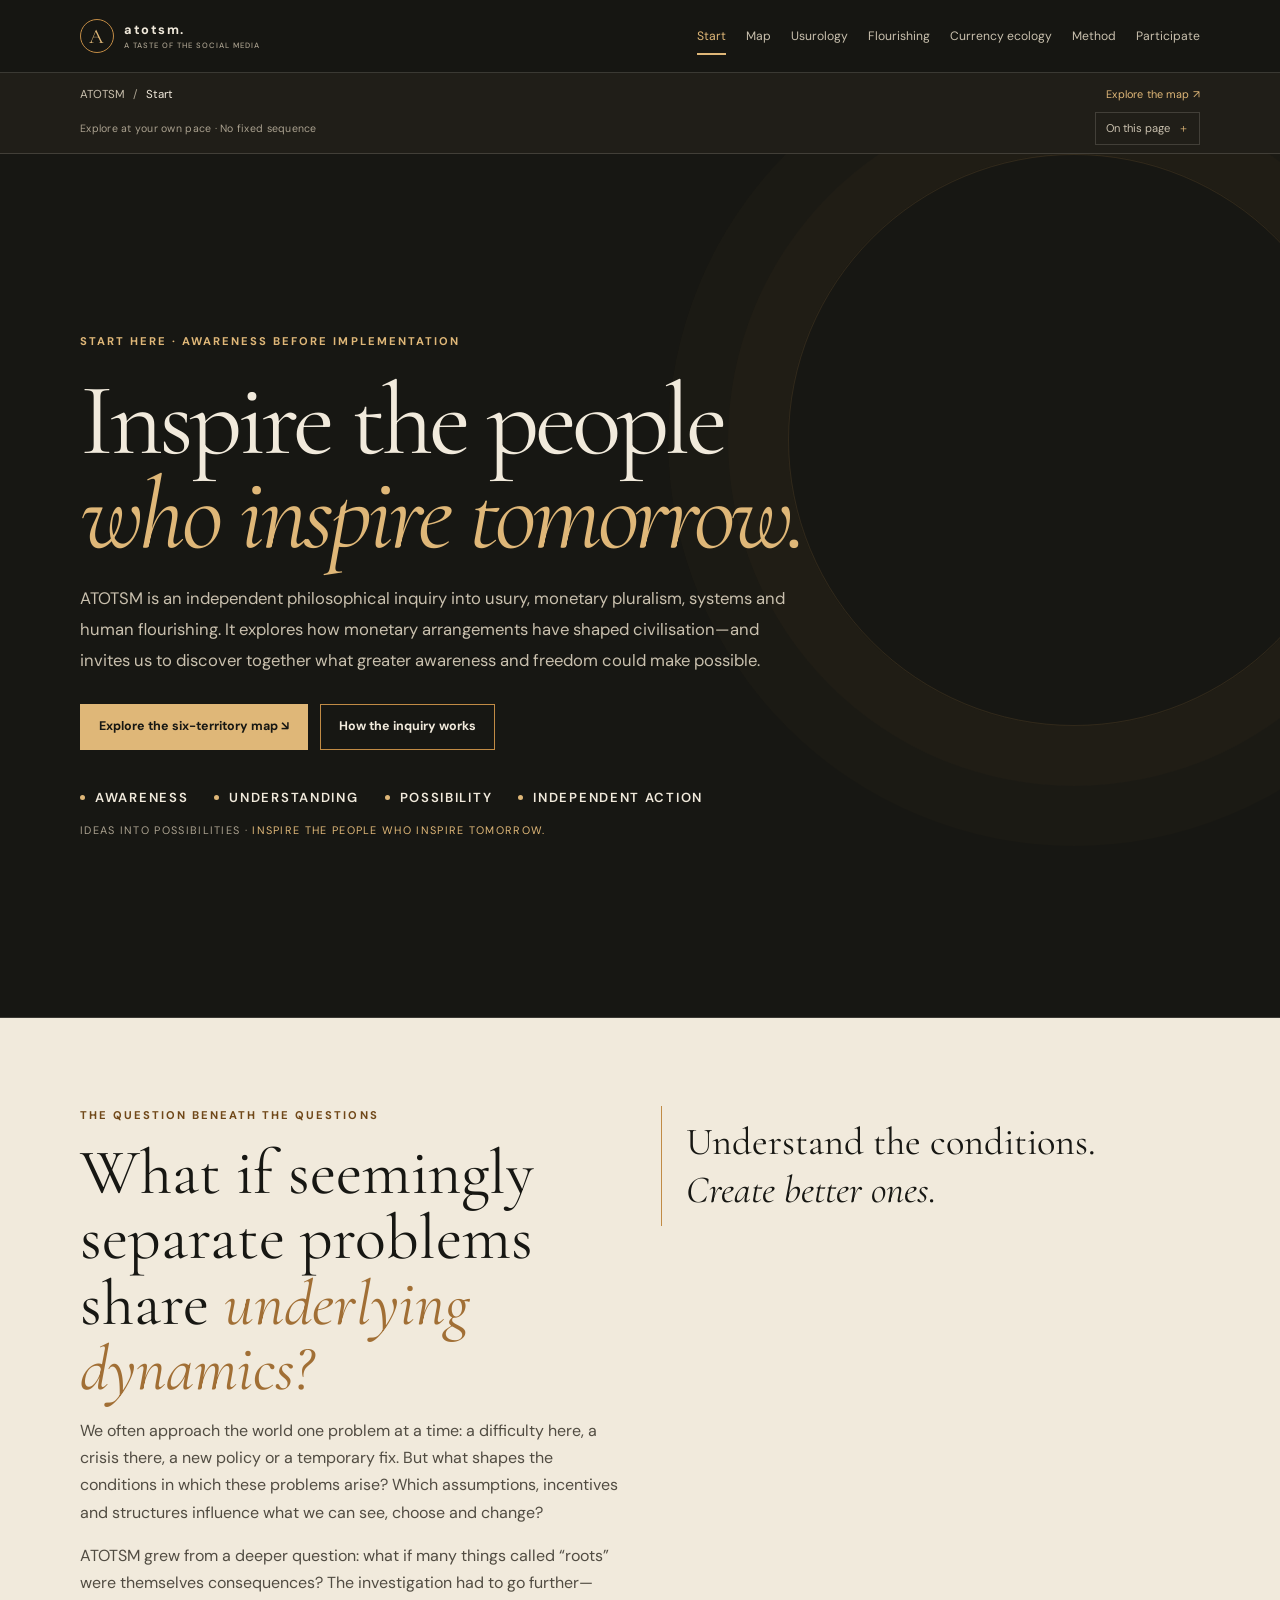
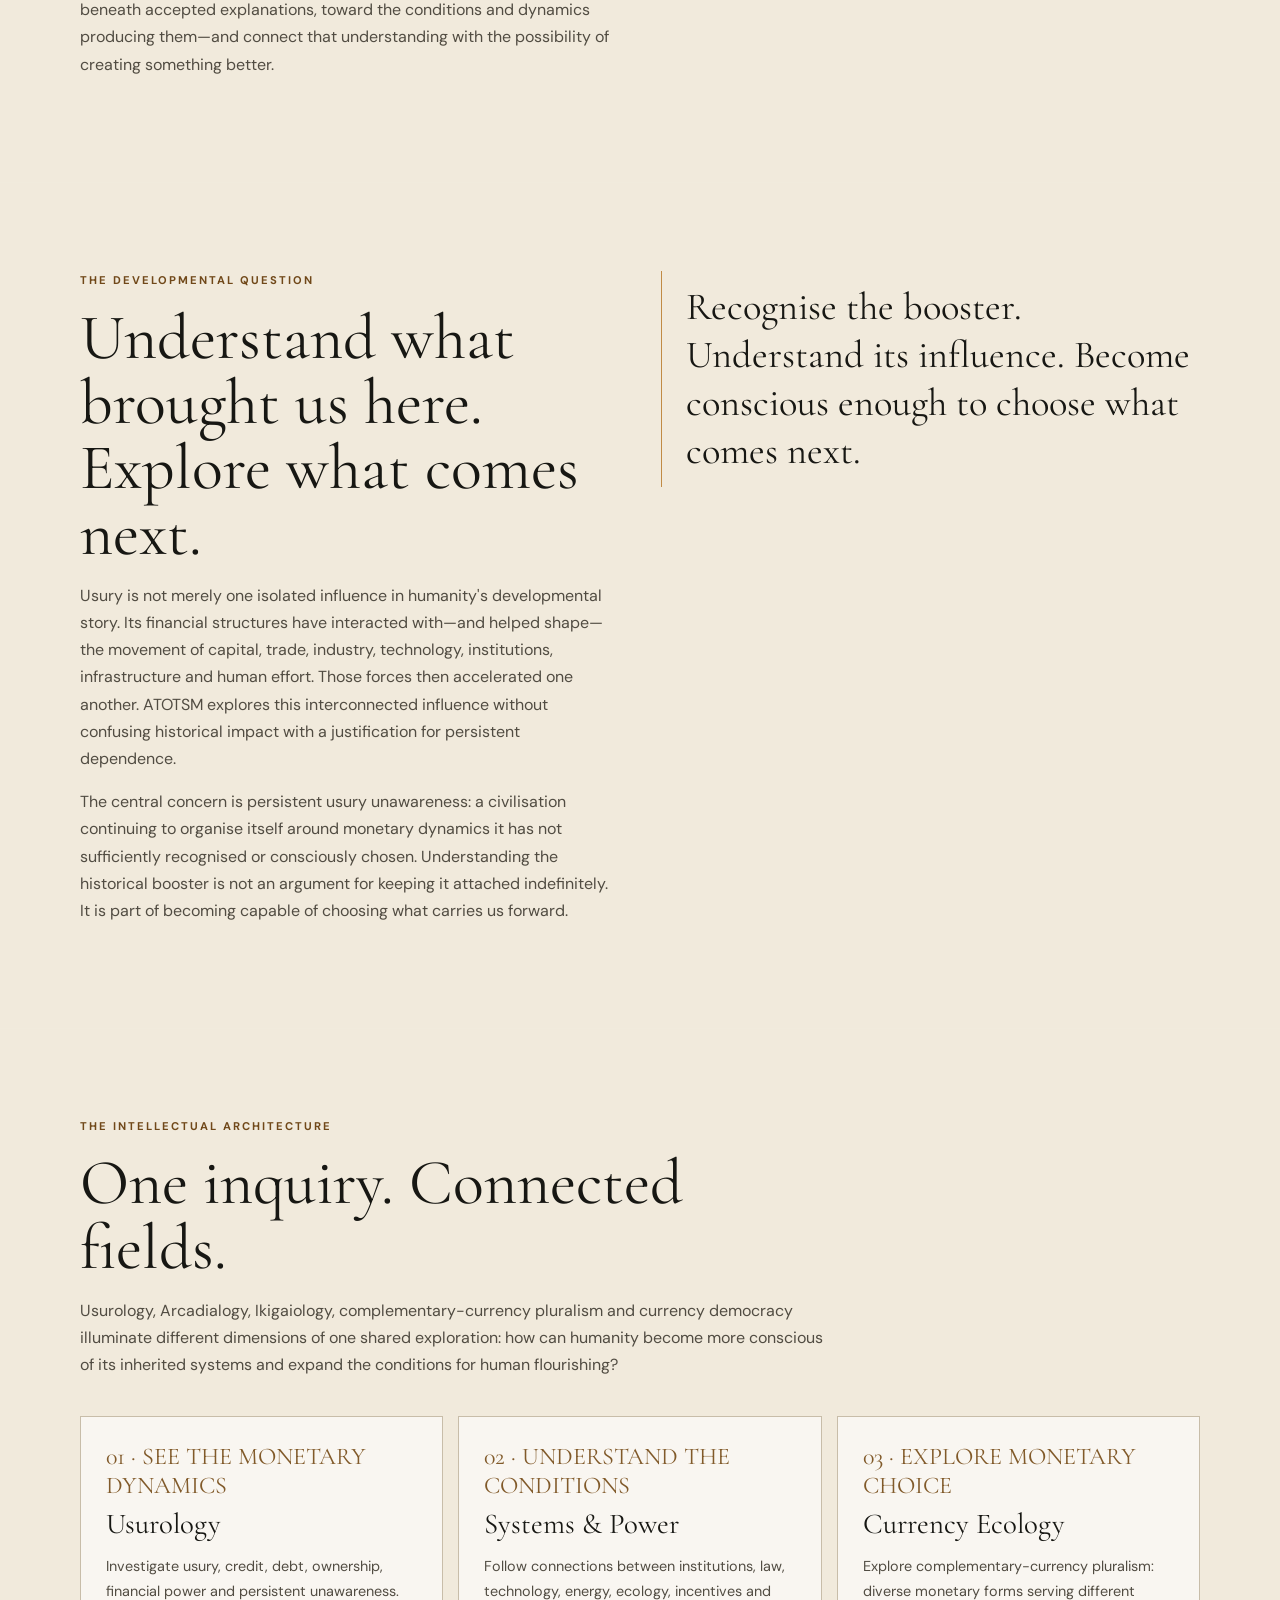
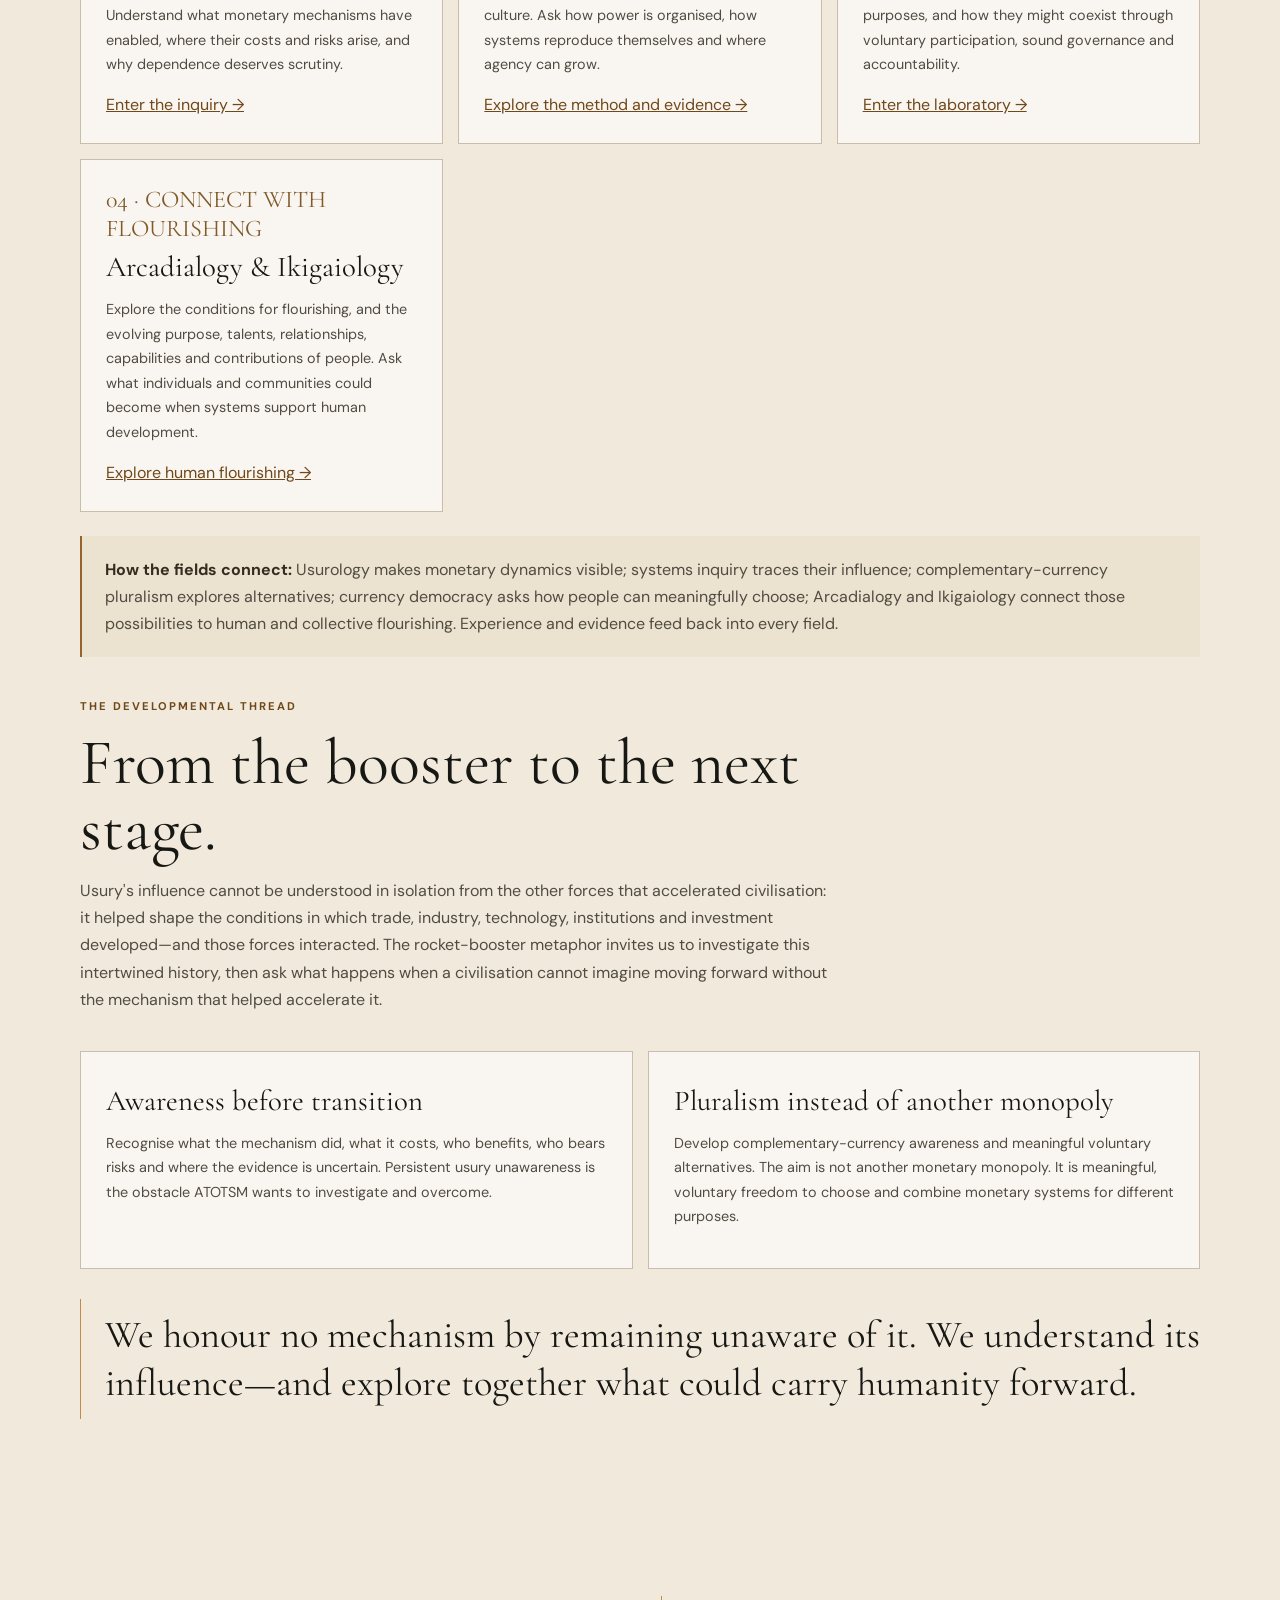
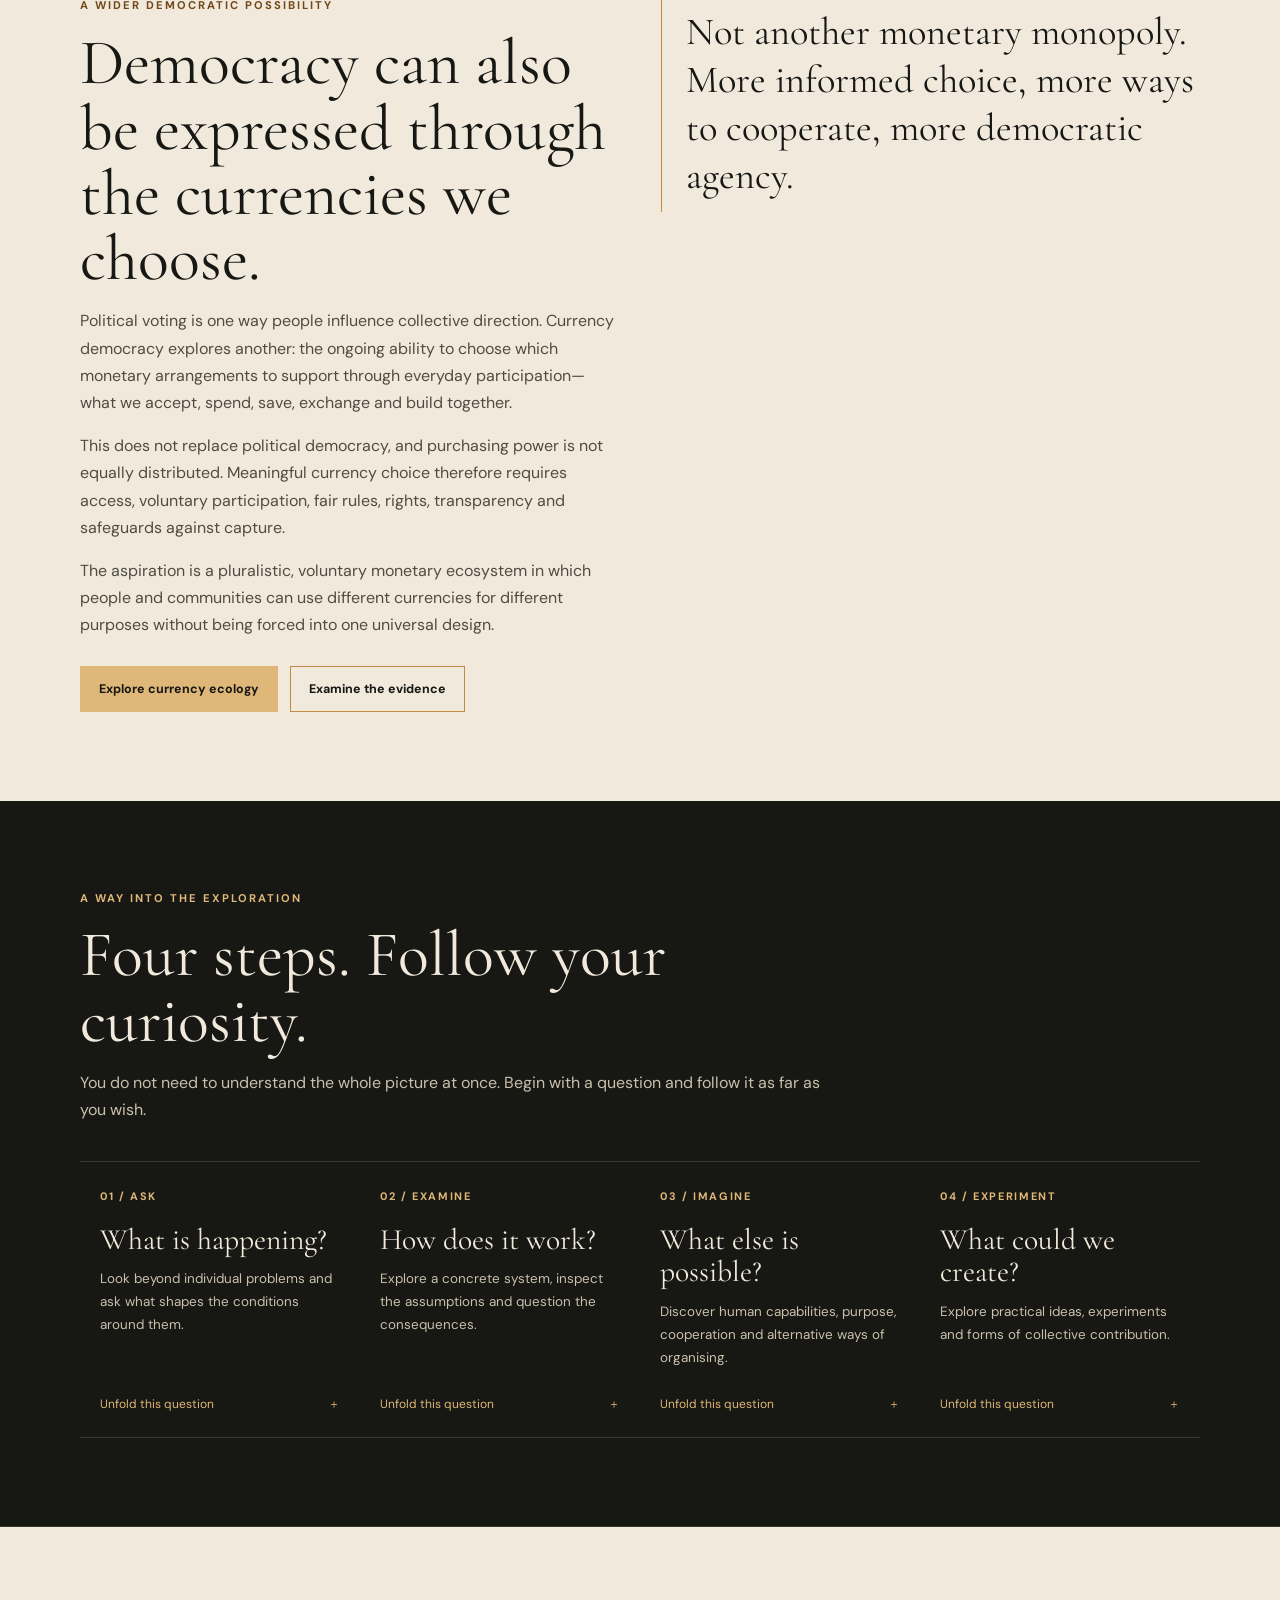
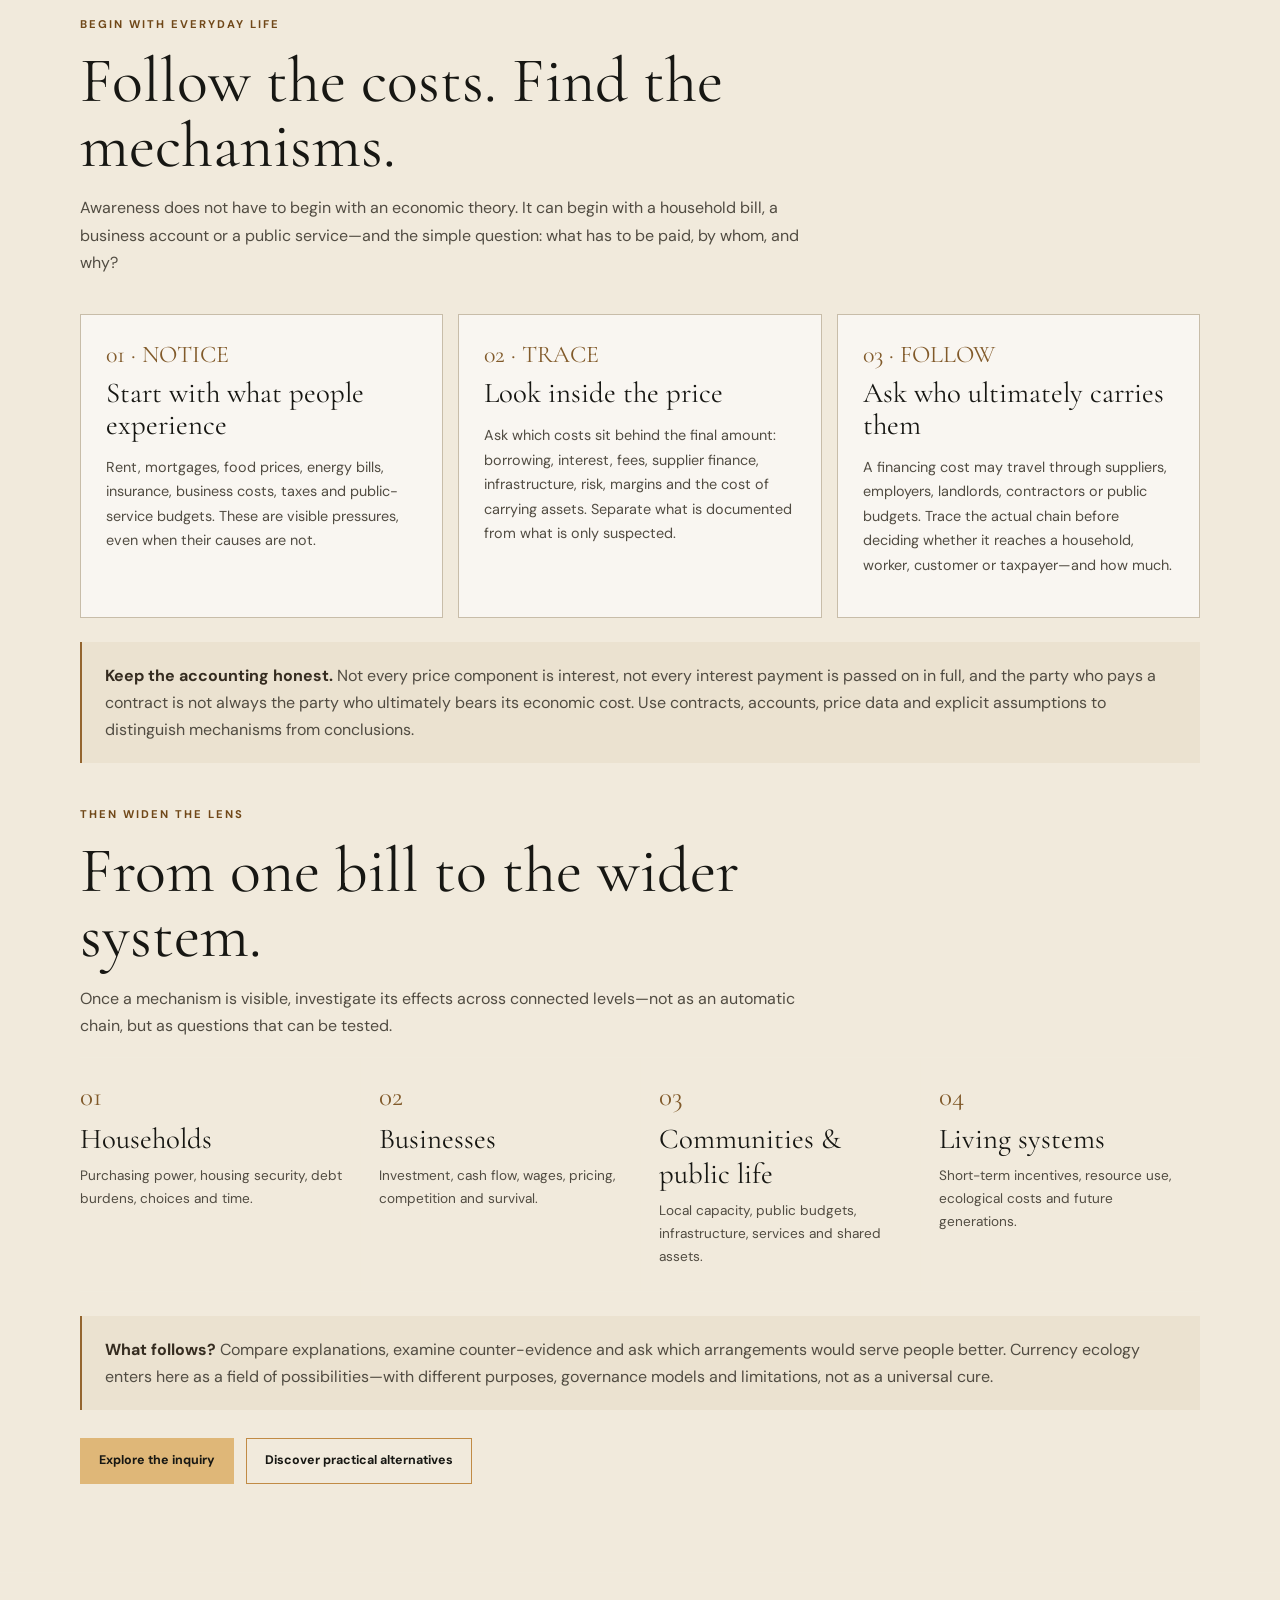
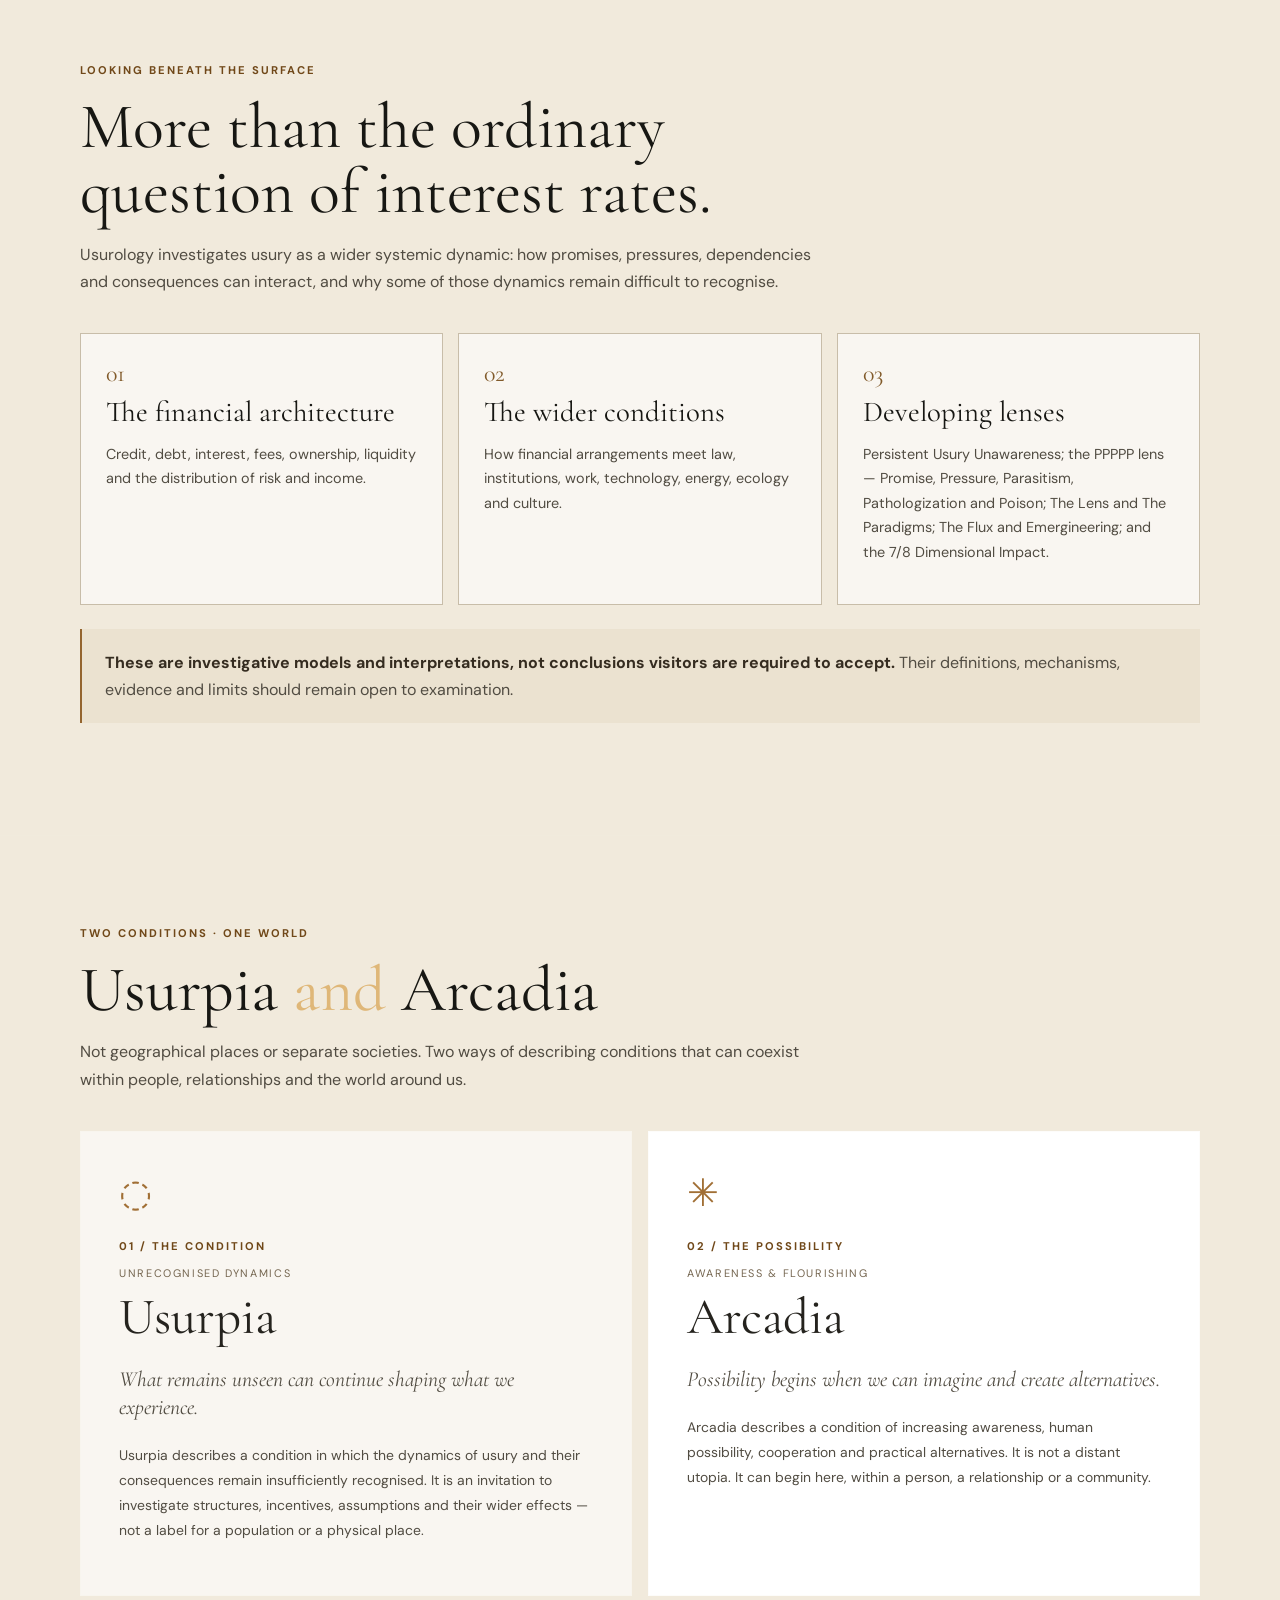
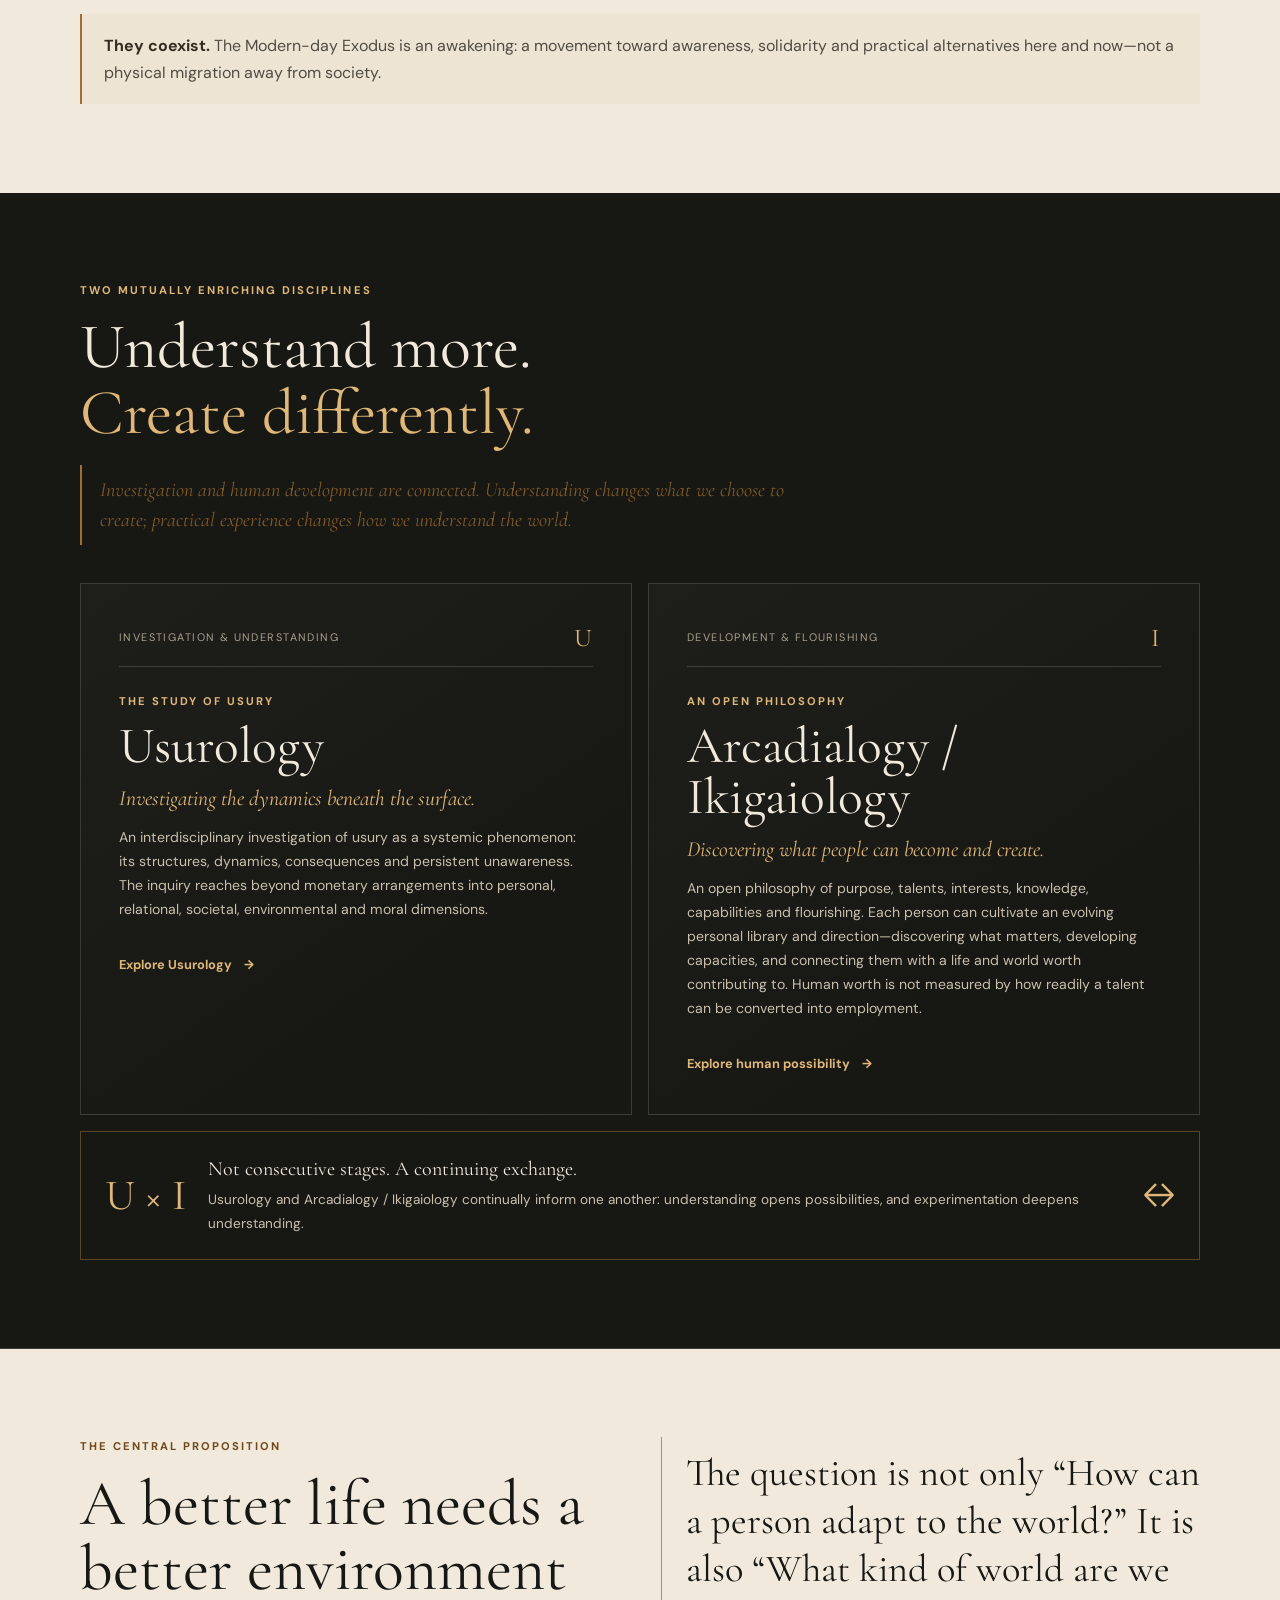
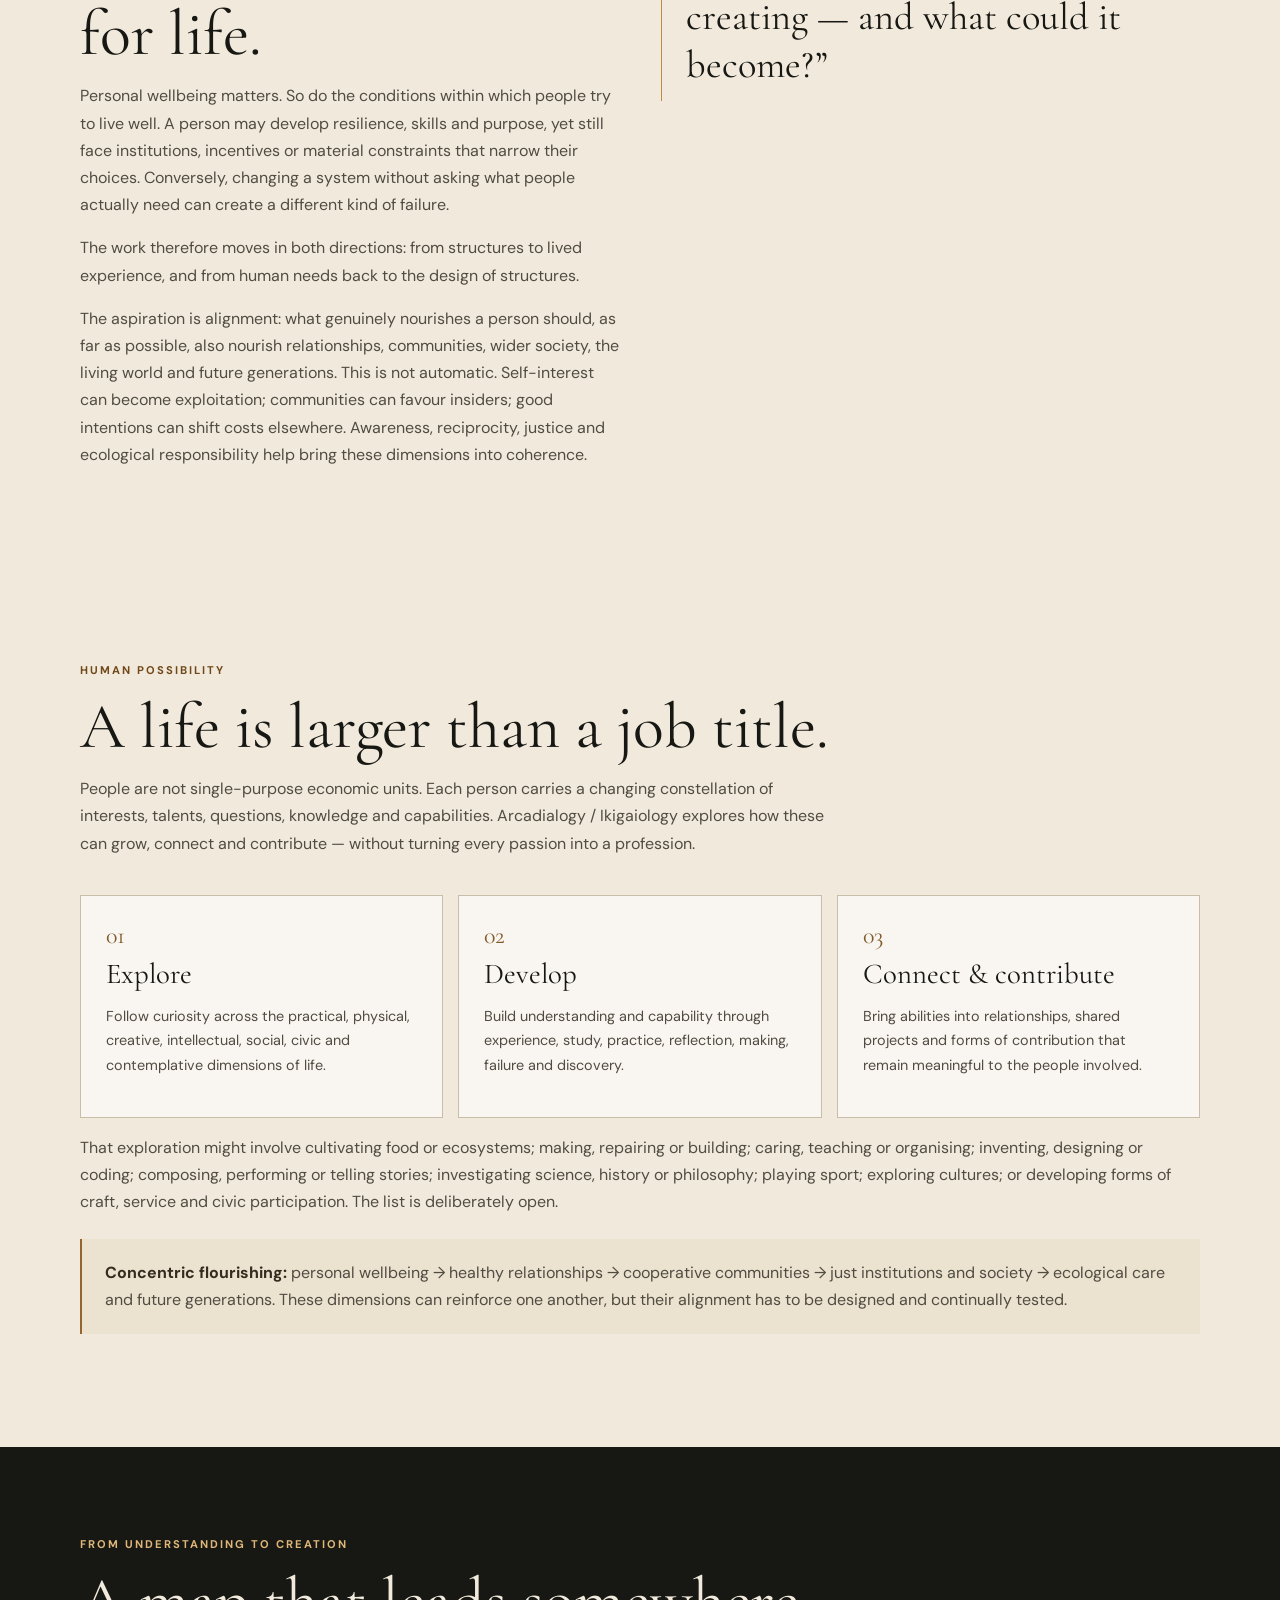
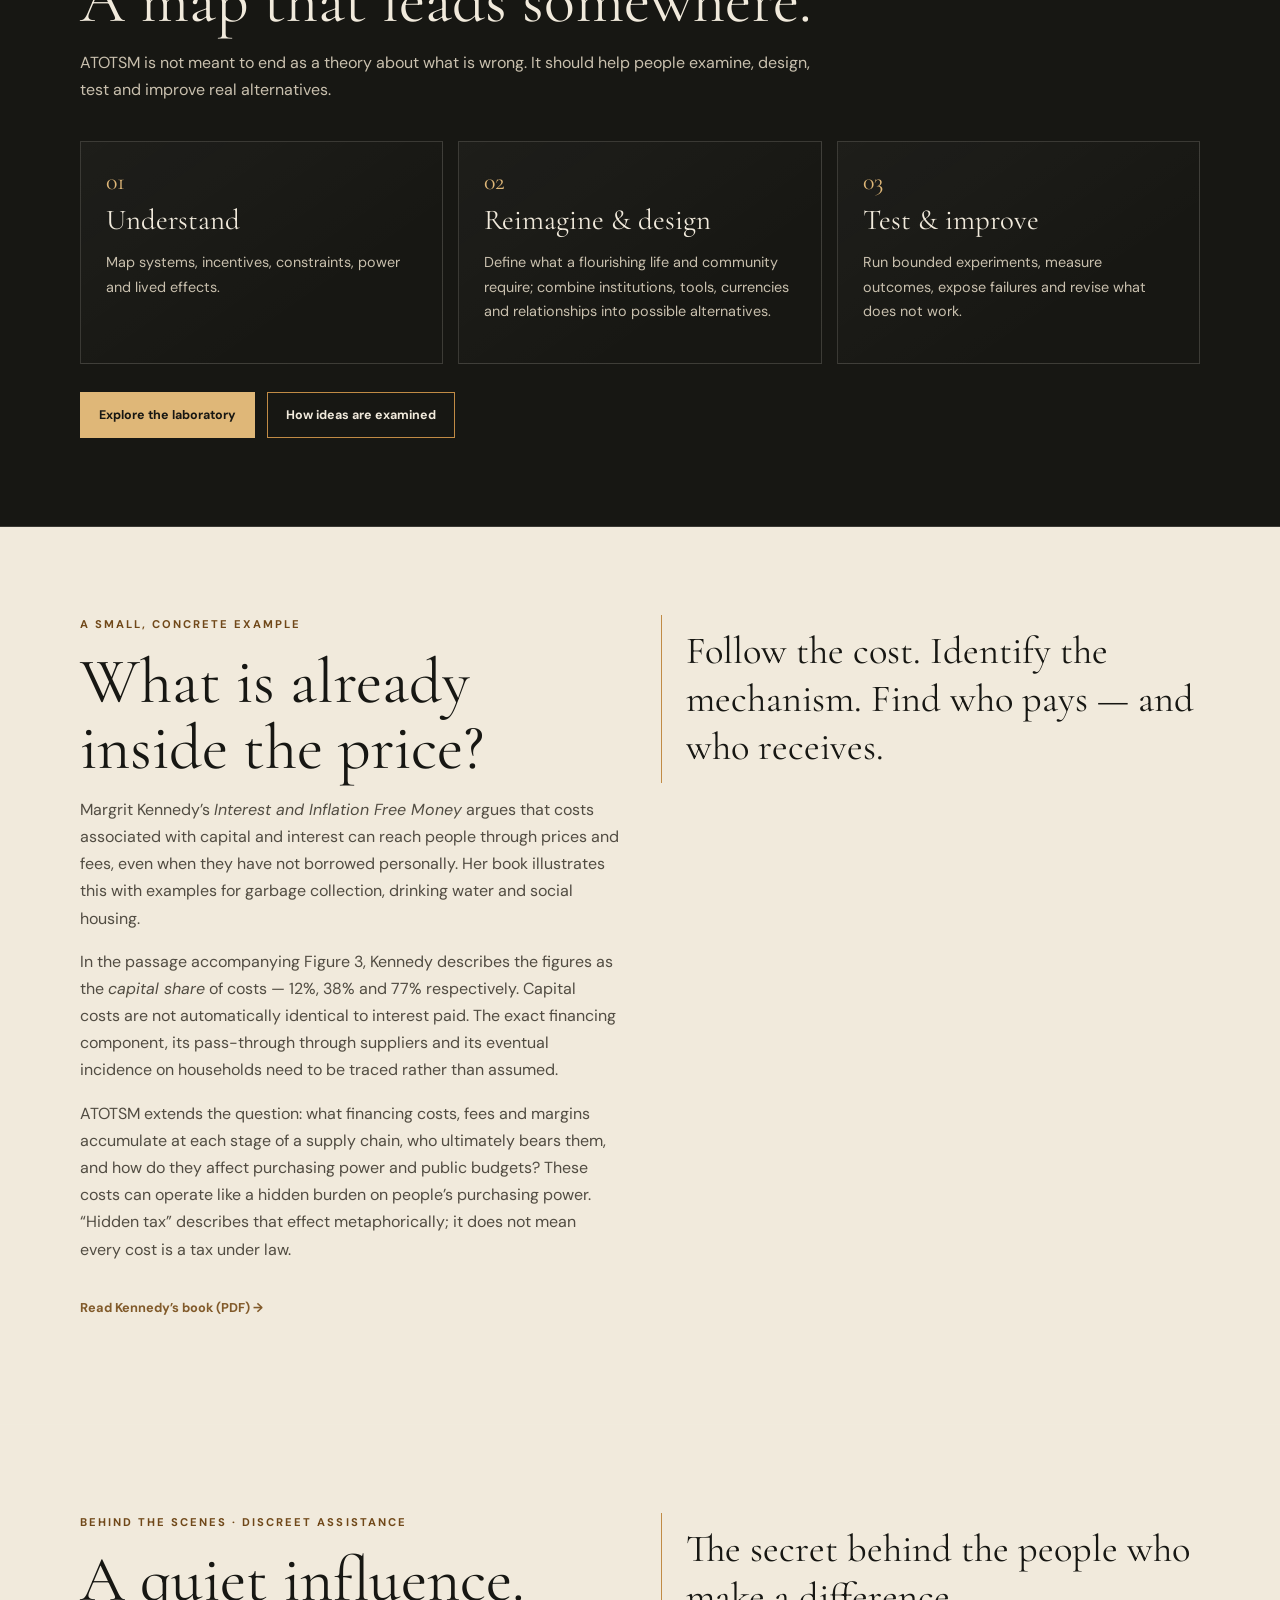
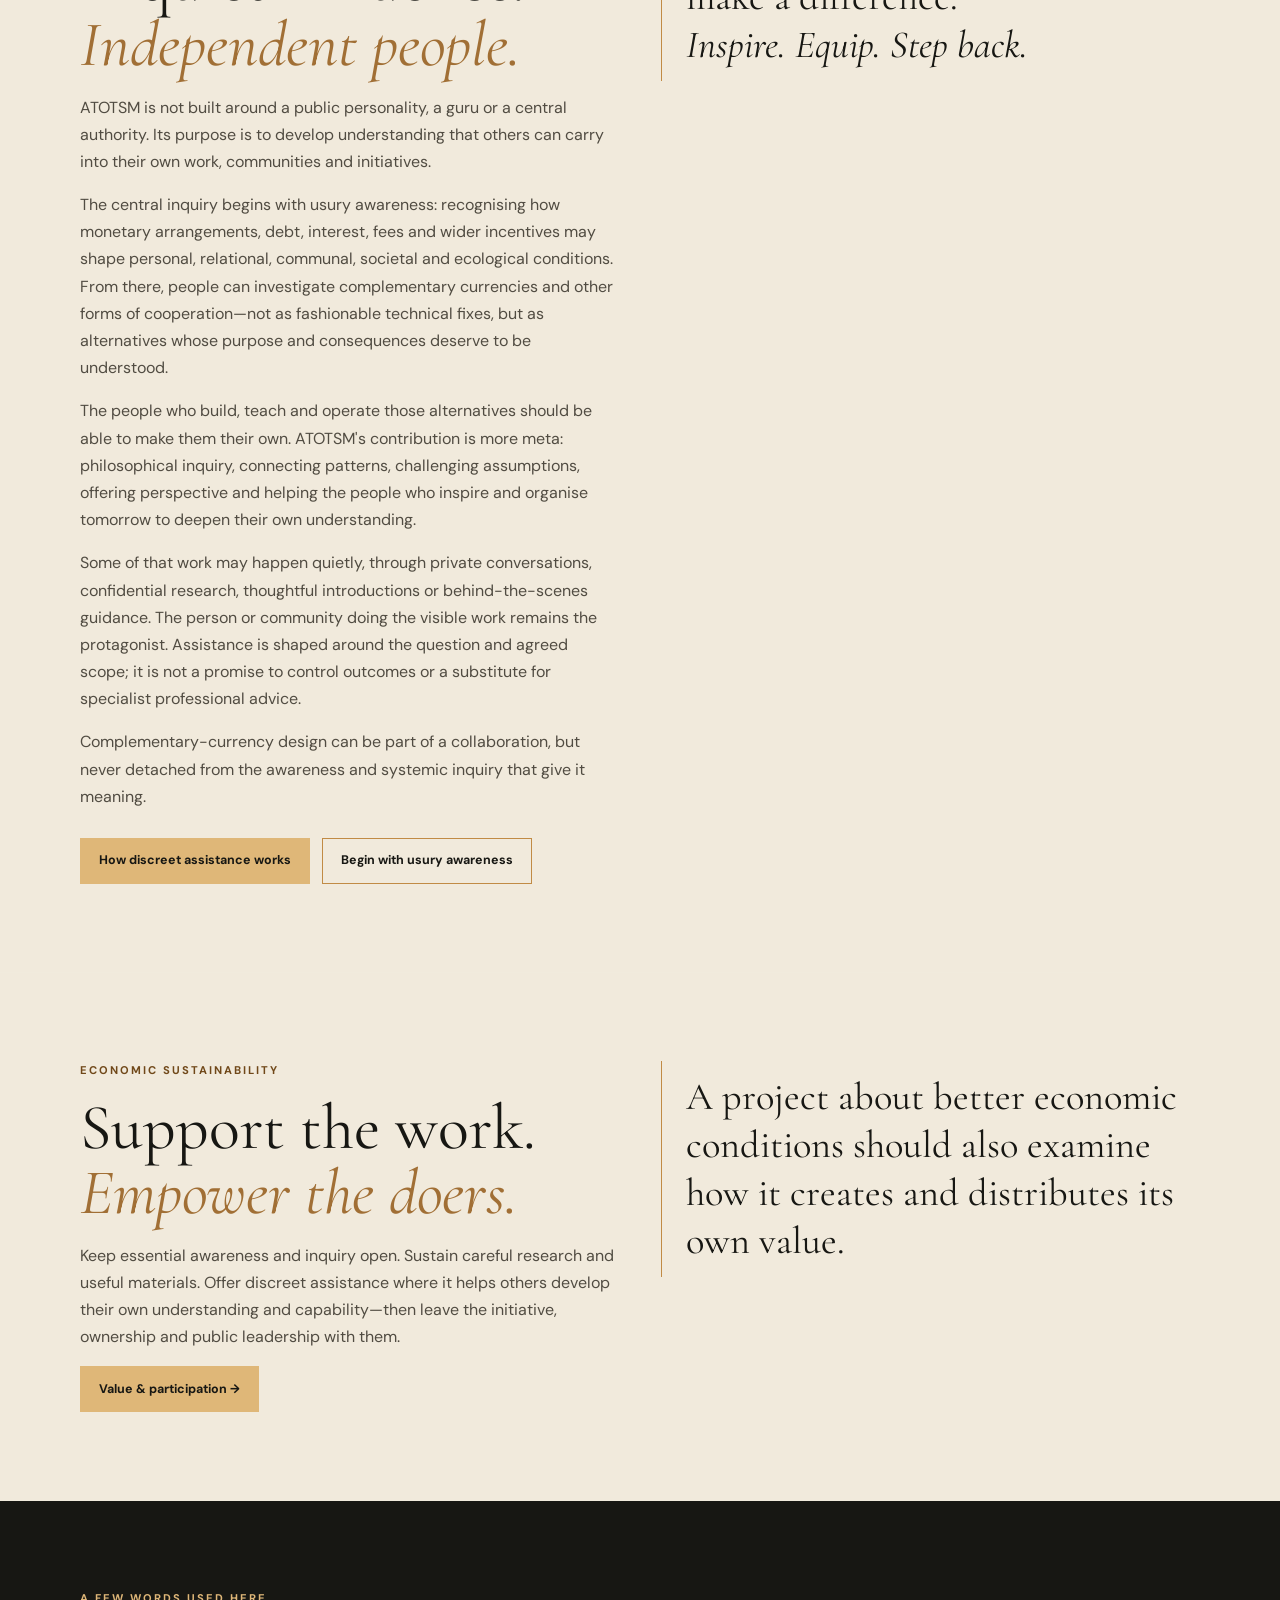
<file: index.html>
<!doctype html>
<html lang="en">
<head>
<meta charset="utf-8">
<meta name="viewport" content="width=device-width,initial-scale=1">
<meta name="description" content="ATOTSM explores monetary awareness, currency democracy, systems and human flourishing.">
<meta property="og:title" content="ATOTSM — See the systems. Discover what's possible.">
<meta property="og:description" content="A philosophical inquiry into monetary awareness, pluralism, currency democracy, systems and human flourishing.">
<title>ATOTSM — See the systems. Discover what's possible.</title>
<link rel="preconnect" href="https://fonts.googleapis.com">
<link href="https://fonts.googleapis.com/css2?family=Cormorant+Garamond:wght@400;500;600&family=DM+Sans:wght@400;500;600;700&display=swap" rel="stylesheet">
<link rel="stylesheet" href="assets/site.css">
</head>
<body>
<a class="skip-link" href="#main-content">Skip to content</a>
<header><nav class="wrap">
<a class="brand" href="index.html"><span class="mark">A</span><span class="brand-word">atotsm.<small>A TASTE OF THE SOCIAL MEDIA</small></span></a>
<button class="menu" type="button" aria-label="Open navigation" aria-expanded="false" aria-controls="site-links">Menu</button>
<div class="links" id="site-links">
<a href="index.html" aria-current="page">Start</a>
<a href="explore.html">Map</a>
<a href="usurology.html">Usurology</a>
<a href="ikigaiology.html">Flourishing</a>
<a href="laboratory.html">Currency ecology</a>
<a href="method.html">Method</a>
<a href="value.html">Participate</a>
</div>
</nav></header>
<div class="orientation"><div class="wrap orientation-inner">
<div class="orientation-top">
<div class="breadcrumb"><a href="index.html">ATOTSM</a><span aria-hidden="true">/</span><span aria-current="page">Start</span></div>
<a class="orientation-map-link" href="explore.html">Explore the map <span aria-hidden="true">↗</span></a>
</div>
<div class="orientation-bottom">
<span class="orientation-hint">Explore at your own pace · No fixed sequence</span>
<div class="section-map">
<button class="section-map-trigger" type="button" aria-haspopup="dialog" aria-controls="section-index-dialog">On this page <span aria-hidden="true">＋</span></button>
<dialog class="section-index-dialog" id="section-index-dialog" aria-labelledby="section-index-title">
<div class="section-index-panel">
<div class="section-index-heading"><h2 id="section-index-title">On this page</h2><button class="section-index-close" type="button">Close <span aria-hidden="true">×</span></button></div>
<nav aria-label="On this page"></nav>
</div>
</dialog>
</div>
</div>
</div></div>
<main id="main-content" tabindex="-1">
<section class="hero">
<div class="wrap hero-inner">
<div class="eyebrow">Start here · Awareness before implementation</div>
<h1>Inspire the people<br><em>who inspire tomorrow.</em></h1>
<p class="lead">ATOTSM is an independent philosophical inquiry into usury, monetary pluralism, systems and human flourishing. It explores how monetary arrangements have shaped civilisation—and invites us to discover together what greater awareness and freedom could make possible.</p>

<div class="actions"><a class="btn primary" href="explore.html">Explore the six-territory map ↘</a><a class="btn" href="#path">How the inquiry works</a></div>
<div class="concept-set" aria-label="Awareness, understanding, possibility, independent action"><span>Awareness</span><span>Understanding</span><span>Possibility</span><span>Independent action</span></div><div class="identity-line">Ideas into possibilities · <span>Inspire the people who inspire tomorrow.</span></div>
</div>
</section>

<section id="why" class="paper">
<div class="wrap split">
<div>
<div class="eyebrow">The question beneath the questions</div>
<h2 class="display-heading">What if seemingly separate problems share <em>underlying dynamics?</em></h2>
<p>We often approach the world one problem at a time: a difficulty here, a crisis there, a new policy or a temporary fix. But what shapes the conditions in which these problems arise? Which assumptions, incentives and structures influence what we can see, choose and change?</p>
<p>ATOTSM grew from a deeper question: what if many things called “roots” were themselves consequences? The investigation had to go further—beneath accepted explanations, toward the conditions and dynamics producing them—and connect that understanding with the possibility of creating something better.</p>
</div>
<div class="quote">Understand the conditions.<br><em>Create better ones.</em></div>
</div>
</section>

<section id="developmental-inquiry" class="paper">
<div class="wrap split">
<div>
<div class="eyebrow">The developmental question</div>
<h2 class="display-heading">Understand what brought us here. Explore what comes next.</h2>
<p>Usury is not merely one isolated influence in humanity's developmental story. Its financial structures have interacted with—and helped shape—the movement of capital, trade, industry, technology, institutions, infrastructure and human effort. Those forces then accelerated one another. ATOTSM explores this interconnected influence without confusing historical impact with a justification for persistent dependence.</p>
<p>The central concern is persistent usury unawareness: a civilisation continuing to organise itself around monetary dynamics it has not sufficiently recognised or consciously chosen. Understanding the historical booster is not an argument for keeping it attached indefinitely. It is part of becoming capable of choosing what carries us forward.</p>
</div>
<div class="quote">Recognise the booster. Understand its influence. Become conscious enough to choose what comes next.</div>
</div>
</section>


<section id="intellectual-map" class="paper">
<div class="wrap">
<div class="head"><div class="eyebrow">The intellectual architecture</div><h2>One inquiry. Connected fields.</h2><p>Usurology, Arcadialogy, Ikigaiology, complementary-currency pluralism and currency democracy illuminate different dimensions of one shared exploration: how can humanity become more conscious of its inherited systems and expand the conditions for human flourishing?</p></div>
<div class="cards three">
<article class="card"><div class="num">01 · SEE THE MONETARY DYNAMICS</div><h3>Usurology</h3><p>Investigate usury, credit, debt, ownership, financial power and persistent unawareness. Understand what monetary mechanisms have enabled, where their costs and risks arise, and why dependence deserves scrutiny.</p><a href="usurology.html">Enter the inquiry →</a></article>
<article class="card"><div class="num">02 · UNDERSTAND THE CONDITIONS</div><h3>Systems & Power</h3><p>Follow connections between institutions, law, technology, energy, ecology, incentives and culture. Ask how power is organised, how systems reproduce themselves and where agency can grow.</p><a href="method.html#evidence-map">Explore the method and evidence →</a></article>
<article class="card"><div class="num">03 · EXPLORE MONETARY CHOICE</div><h3>Currency Ecology</h3><p>Explore complementary-currency pluralism: diverse monetary forms serving different purposes, and how they might coexist through voluntary participation, sound governance and accountability.</p><a href="laboratory.html">Enter the laboratory →</a></article>
<article class="card"><div class="num">04 · CONNECT WITH FLOURISHING</div><h3>Arcadialogy & Ikigaiology</h3><p>Explore the conditions for flourishing, and the evolving purpose, talents, relationships, capabilities and contributions of people. Ask what individuals and communities could become when systems support human development.</p><a href="ikigaiology.html">Explore human flourishing →</a></article>
</div>
<div class="note"><strong>How the fields connect:</strong> Usurology makes monetary dynamics visible; systems inquiry traces their influence; complementary-currency pluralism explores alternatives; currency democracy asks how people can meaningfully choose; Arcadialogy and Ikigaiology connect those possibilities to human and collective flourishing. Experience and evidence feed back into every field.</div>
<div class="head" style="margin-top:40px"><div class="eyebrow">The developmental thread</div><h2>From the booster to the next stage.</h2><p>Usury's influence cannot be understood in isolation from the other forces that accelerated civilisation: it helped shape the conditions in which trade, industry, technology, institutions and investment developed—and those forces interacted. The rocket-booster metaphor invites us to investigate this intertwined history, then ask what happens when a civilisation cannot imagine moving forward without the mechanism that helped accelerate it.</p></div>
<div class="cards"><article class="card"><h3>Awareness before transition</h3><p>Recognise what the mechanism did, what it costs, who benefits, who bears risks and where the evidence is uncertain. Persistent usury unawareness is the obstacle ATOTSM wants to investigate and overcome.</p></article><article class="card"><h3>Pluralism instead of another monopoly</h3><p>Develop complementary-currency awareness and meaningful voluntary alternatives. The aim is not another monetary monopoly. It is meaningful, voluntary freedom to choose and combine monetary systems for different purposes.</p></article></div>
<div class="quote" style="margin-top:30px">We honour no mechanism by remaining unaware of it. We understand its influence—and explore together what could carry humanity forward.</div>
</div></section>
<section id="currency-democracy" class="paper"><div class="wrap split"><div><div class="eyebrow">A wider democratic possibility</div><h2 class="display-heading">Democracy can also be expressed through the currencies we choose.</h2><p>Political voting is one way people influence collective direction. Currency democracy explores another: the ongoing ability to choose which monetary arrangements to support through everyday participation—what we accept, spend, save, exchange and build together.</p><p>This does not replace political democracy, and purchasing power is not equally distributed. Meaningful currency choice therefore requires access, voluntary participation, fair rules, rights, transparency and safeguards against capture.</p><p>The aspiration is a pluralistic, voluntary monetary ecosystem in which people and communities can use different currencies for different purposes without being forced into one universal design.</p><div class="actions"><a class="btn primary" href="laboratory.html">Explore currency ecology</a><a class="btn" href="method.html#evidence-map">Examine the evidence</a></div></div><div class="quote">Not another monetary monopoly. More informed choice, more ways to cooperate, more democratic agency.</div></div></section>
<section id="path">
<div class="wrap">
<div class="head">
<div class="eyebrow">A way into the exploration</div>
<h2>Four steps. Follow your curiosity.</h2>
<p>You do not need to understand the whole picture at once. Begin with a question and follow it as far as you wish.</p>
</div>
<div class="explore-steps">
<article class="explore-step"><button class="step-toggle" type="button" aria-expanded="false" aria-controls="step-ask"><span class="explore-number">01 / ASK</span><span class="step-question">What is happening?</span><span class="step-prompt">Look beyond individual problems and ask what shapes the conditions around them.</span><span class="step-link">Unfold this question <span aria-hidden="true">＋</span></span></button><div class="step-reveal" id="step-ask" hidden><p>Begin with the conditions around a problem: what assumptions, incentives, rules and relationships help produce it?</p><p>ATOTSM grew from the desire to investigate roots as well as symptoms — and connect that investigation with the possibility of creating something better.</p><a class="step-next" href="#why">Read the opening inquiry <span aria-hidden="true">↓</span></a></div></article>
<article class="explore-step"><button class="step-toggle" type="button" aria-expanded="false" aria-controls="step-examine"><span class="explore-number">02 / EXAMINE</span><span class="step-question">How does it work?</span><span class="step-prompt">Explore a concrete system, inspect the assumptions and question the consequences.</span><span class="step-link">Unfold this question <span aria-hidden="true">＋</span></span></button><div class="step-reveal" id="step-examine" hidden><p>Usurology examines usury and the wider structures through which financial promises, pressures, dependencies and consequences can interact.</p><p>Start with the financial architecture, then follow its connections to law, institutions, work, technology, energy, ecology and culture.</p><a class="step-next" href="#examine">Read the inquiry <span aria-hidden="true">↓</span></a></div></article>
<article class="explore-step"><button class="step-toggle" type="button" aria-expanded="false" aria-controls="step-imagine"><span class="explore-number">03 / IMAGINE</span><span class="step-question">What else is possible?</span><span class="step-prompt">Discover human capabilities, purpose, cooperation and alternative ways of organising.</span><span class="step-link">Unfold this question <span aria-hidden="true">＋</span></span></button><div class="step-reveal" id="step-imagine" hidden><p>A life is larger than a job title. Explore changing interests, talents, knowledge and capabilities — and how personal flourishing can connect with relationships, community and the wider living world.</p><p>Arcadialogy / Ikigaiology asks what people can become and create beyond the narrow demands of prevailing economic arrangements. Talents and capabilities do not lose their worth because the prevailing division of labour cannot use them, reward them, or make room for them. Human development must help people flourish—not merely prepare them to meet a system’s demands.</p><a class="step-next" href="#imagine">Explore human possibility <span aria-hidden="true">↓</span></a></div></article>
<article class="explore-step"><button class="step-toggle" type="button" aria-expanded="false" aria-controls="step-experiment"><span class="explore-number">04 / EXPERIMENT</span><span class="step-question">What could we create?</span><span class="step-prompt">Explore practical ideas, experiments and forms of collective contribution.</span><span class="step-link">Unfold this question <span aria-hidden="true">＋</span></span></button><div class="step-reveal" id="step-experiment" hidden><p>Move from diagnosis to design: combine knowledge, capacities, institutions, tools, currencies and relationships into possible alternatives.</p><p>Then test them in bounded experiments, measure outcomes, expose failures and revise what does not work.</p><a class="step-next" href="#experiment">See how ideas become practice <span aria-hidden="true">↓</span></a></div></article>
</div>
</div>
</section>
<section id="awareness-path" class="paper">
<div class="wrap">
<div class="head">
<div class="eyebrow">Begin with everyday life</div>
<h2>Follow the costs. Find the mechanisms.</h2>
<p>Awareness does not have to begin with an economic theory. It can begin with a household bill, a business account or a public service—and the simple question: what has to be paid, by whom, and why?</p>
</div>
<div class="cards three">
<article class="card"><div class="num">01 · NOTICE</div><h3>Start with what people experience</h3><p>Rent, mortgages, food prices, energy bills, insurance, business costs, taxes and public-service budgets. These are visible pressures, even when their causes are not.</p></article>
<article class="card"><div class="num">02 · TRACE</div><h3>Look inside the price</h3><p>Ask which costs sit behind the final amount: borrowing, interest, fees, supplier finance, infrastructure, risk, margins and the cost of carrying assets. Separate what is documented from what is only suspected.</p></article>
<article class="card"><div class="num">03 · FOLLOW</div><h3>Ask who ultimately carries them</h3><p>A financing cost may travel through suppliers, employers, landlords, contractors or public budgets. Trace the actual chain before deciding whether it reaches a household, worker, customer or taxpayer—and how much.</p></article>
</div>
<div class="note"><strong>Keep the accounting honest.</strong> Not every price component is interest, not every interest payment is passed on in full, and the party who pays a contract is not always the party who ultimately bears its economic cost. Use contracts, accounts, price data and explicit assumptions to distinguish mechanisms from conclusions.</div>
<div class="head" style="margin:42px 0 18px">
<div class="eyebrow">Then widen the lens</div>
<h2>From one bill to the wider system.</h2>
<p>Once a mechanism is visible, investigate its effects across connected levels—not as an automatic chain, but as questions that can be tested.</p>
</div>
<div class="steps">
<article class="step"><b>01</b><h3>Households</h3><p>Purchasing power, housing security, debt burdens, choices and time.</p></article>
<article class="step"><b>02</b><h3>Businesses</h3><p>Investment, cash flow, wages, pricing, competition and survival.</p></article>
<article class="step"><b>03</b><h3>Communities & public life</h3><p>Local capacity, public budgets, infrastructure, services and shared assets.</p></article>
<article class="step"><b>04</b><h3>Living systems</h3><p>Short-term incentives, resource use, ecological costs and future generations.</p></article>
</div>
<p class="note"><strong>What follows?</strong> Compare explanations, examine counter-evidence and ask which arrangements would serve people better. Currency ecology enters here as a field of possibilities—with different purposes, governance models and limitations, not as a universal cure.</p>
<div class="actions"><a class="btn primary" href="usurology.html">Explore the inquiry</a><a class="btn" href="laboratory.html">Discover practical alternatives</a></div>
</div>
</section>
<section id="examine" class="paper"><div class="wrap"><div class="head"><div class="eyebrow">Looking beneath the surface</div><h2>More than the ordinary question of interest rates.</h2><p>Usurology investigates usury as a wider systemic dynamic: how promises, pressures, dependencies and consequences can interact, and why some of those dynamics remain difficult to recognise.</p></div><div class="cards three"><article class="card"><div class="num">01</div><h3>The financial architecture</h3><p>Credit, debt, interest, fees, ownership, liquidity and the distribution of risk and income.</p></article><article class="card"><div class="num">02</div><h3>The wider conditions</h3><p>How financial arrangements meet law, institutions, work, technology, energy, ecology and culture.</p></article><article class="card"><div class="num">03</div><h3>Developing lenses</h3><p>Persistent Usury Unawareness; the PPPPP lens — Promise, Pressure, Parasitism, Pathologization and Poison; The Lens and The Paradigms; The Flux and Emergineering; and the 7/8 Dimensional Impact.</p></article></div><p class="note"><strong>These are investigative models and interpretations, not conclusions visitors are required to accept.</strong> Their definitions, mechanisms, evidence and limits should remain open to examination.</p></div></section>
<section id="conditions" class="paper">
<div class="wrap">
<div class="head">
<div class="eyebrow">Two conditions · One world</div>
<h2>Usurpia <span class="gold">and</span> Arcadia</h2>
<p>Not geographical places or separate societies. Two ways of describing conditions that can coexist within people, relationships and the world around us.</p>
</div>
<div class="condition-grid">
<article class="condition-card">
<div class="condition-symbol">◌</div><div class="eyebrow">01 / The condition</div><div class="condition-kicker">Unrecognised dynamics</div>
<h3>Usurpia</h3>
<p class="condition-quote">What remains unseen can continue shaping what we experience.</p>
<p>Usurpia describes a condition in which the dynamics of usury and their consequences remain insufficiently recognised. It is an invitation to investigate structures, incentives, assumptions and their wider effects — not a label for a population or a physical place.</p>
</article>
<article class="condition-card arcadia">
<div class="condition-symbol">✳</div><div class="eyebrow">02 / The possibility</div><div class="condition-kicker">Awareness & flourishing</div>
<h3>Arcadia</h3>
<p class="condition-quote">Possibility begins when we can imagine and create alternatives.</p>
<p>Arcadia describes a condition of increasing awareness, human possibility, cooperation and practical alternatives. It is not a distant utopia. It can begin here, within a person, a relationship or a community.</p>
</article>
</div>
<div class="coexist-note"><strong>They coexist.</strong> The Modern-day Exodus is an awakening: a movement toward awareness, solidarity and practical alternatives here and now—not a physical migration away from society.</div>
</div>
</section>

<section id="disciplines">
<div class="wrap">
<div class="head">
<div class="eyebrow">Two mutually enriching disciplines</div>
<h2>Understand more.<br><span class="gold">Create differently.</span></h2>
<p class="discipline-quote">Investigation and human development are connected. Understanding changes what we choose to create; practical experience changes how we understand the world.</p>
</div>
<div class="discipline-grid">
<article class="discipline-card">
<div class="discipline-top"><span>Investigation & understanding</span><b>U</b></div>
<div class="eyebrow">The study of usury</div><h3>Usurology</h3>
<p class="discipline-tagline">Investigating the dynamics beneath the surface.</p>
<p>An interdisciplinary investigation of usury as a systemic phenomenon: its structures, dynamics, consequences and persistent unawareness. The inquiry reaches beyond monetary arrangements into personal, relational, societal, environmental and moral dimensions.</p>
<a class="text-link" href="usurology.html">Explore Usurology <span>→</span></a>
</article>
<article class="discipline-card">
<div class="discipline-top"><span>Development & flourishing</span><b>I</b></div>
<div class="eyebrow">An open philosophy</div><h3>Arcadialogy / Ikigaiology</h3>
<p class="discipline-tagline">Discovering what people can become and create.</p>
<p>An open philosophy of purpose, talents, interests, knowledge, capabilities and flourishing. Each person can cultivate an evolving personal library and direction—discovering what matters, developing capacities, and connecting them with a life and world worth contributing to. Human worth is not measured by how readily a talent can be converted into employment.</p>
<a class="text-link" href="ikigaiology.html">Explore human possibility <span>→</span></a>
</article>
</div>
<div class="integration">
<div class="integration-symbol">U × I</div>
<div><strong>Not consecutive stages. A continuing exchange.</strong><p>Usurology and Arcadialogy / Ikigaiology continually inform one another: understanding opens possibilities, and experimentation deepens understanding.</p></div>
<div class="integration-arrow" aria-hidden="true">↔</div>
</div>
</div>
</section>

<section id="possibility" class="paper">
<div class="wrap split">
<div>
<div class="eyebrow">The central proposition</div>
<h2 class="display-heading">A better life needs a better environment for life.</h2>
<p>Personal wellbeing matters. So do the conditions within which people try to live well. A person may develop resilience, skills and purpose, yet still face institutions, incentives or material constraints that narrow their choices. Conversely, changing a system without asking what people actually need can create a different kind of failure.</p>
<p>The work therefore moves in both directions: from structures to lived experience, and from human needs back to the design of structures.</p><p>The aspiration is alignment: what genuinely nourishes a person should, as far as possible, also nourish relationships, communities, wider society, the living world and future generations. This is not automatic. Self-interest can become exploitation; communities can favour insiders; good intentions can shift costs elsewhere. Awareness, reciprocity, justice and ecological responsibility help bring these dimensions into coherence.</p>
</div>
<div class="quote">The question is not only “How can a person adapt to the world?” It is also “What kind of world are we creating — and what could it become?”</div>
</div>
</section>

<section id="imagine" class="paper"><div class="wrap"><div class="head"><div class="eyebrow">Human possibility</div><h2>A life is larger than a job title.</h2><p>People are not single-purpose economic units. Each person carries a changing constellation of interests, talents, questions, knowledge and capabilities. Arcadialogy / Ikigaiology explores how these can grow, connect and contribute — without turning every passion into a profession.</p></div><div class="cards three"><article class="card"><div class="num">01</div><h3>Explore</h3><p>Follow curiosity across the practical, physical, creative, intellectual, social, civic and contemplative dimensions of life.</p></article><article class="card"><div class="num">02</div><h3>Develop</h3><p>Build understanding and capability through experience, study, practice, reflection, making, failure and discovery.</p></article><article class="card"><div class="num">03</div><h3>Connect & contribute</h3><p>Bring abilities into relationships, shared projects and forms of contribution that remain meaningful to the people involved.</p></article></div><p>That exploration might involve cultivating food or ecosystems; making, repairing or building; caring, teaching or organising; inventing, designing or coding; composing, performing or telling stories; investigating science, history or philosophy; playing sport; exploring cultures; or developing forms of craft, service and civic participation. The list is deliberately open.</p><div class="note"><strong>Concentric flourishing:</strong> personal wellbeing → healthy relationships → cooperative communities → just institutions and society → ecological care and future generations. These dimensions can reinforce one another, but their alignment has to be designed and continually tested.</div></div></section><section id="laboratory-map">
<div class="wrap">
<div id="experiment" class="head"><div class="eyebrow">From understanding to creation</div><h2>A map that leads somewhere.</h2><p>ATOTSM is not meant to end as a theory about what is wrong. It should help people examine, design, test and improve real alternatives.</p></div><div class="cards three"><article class="card"><div class="num">01</div><h3>Understand</h3><p>Map systems, incentives, constraints, power and lived effects.</p></article><article class="card"><div class="num">02</div><h3>Reimagine & design</h3><p>Define what a flourishing life and community require; combine institutions, tools, currencies and relationships into possible alternatives.</p></article><article class="card"><div class="num">03</div><h3>Test & improve</h3><p>Run bounded experiments, measure outcomes, expose failures and revise what does not work.</p></article></div>
<div class="actions"><a class="btn primary" href="laboratory.html">Explore the laboratory</a><a class="btn" href="method.html">How ideas are examined</a></div>
</div>
</section>

<section id="worked-example" class="paper"><div class="wrap split"><div><div class="eyebrow">A small, concrete example</div><h2 class="display-heading">What is already inside the price?</h2><p>Margrit Kennedy’s <em>Interest and Inflation Free Money</em> argues that costs associated with capital and interest can reach people through prices and fees, even when they have not borrowed personally. Her book illustrates this with examples for garbage collection, drinking water and social housing.</p><p>In the passage accompanying Figure 3, Kennedy describes the figures as the <em>capital share</em> of costs — 12%, 38% and 77% respectively. Capital costs are not automatically identical to interest paid. The exact financing component, its pass-through through suppliers and its eventual incidence on households need to be traced rather than assumed.</p><p>ATOTSM extends the question: what financing costs, fees and margins accumulate at each stage of a supply chain, who ultimately bears them, and how do they affect purchasing power and public budgets? These costs can operate like a hidden burden on people’s purchasing power. “Hidden tax” describes that effect metaphorically; it does not mean every cost is a tax under law.</p><p><a class="text-link" href="https://www.kennedy-bibliothek.info/cx-content/uploads/bibliothek/GeldbuchEnglisch.pdf" target="_blank" rel="noopener">Read Kennedy’s book (PDF) →</a></p></div><div class="quote">Follow the cost. Identify the mechanism. Find who pays — and who receives.</div></div></section><section id="quiet-assistance" class="paper"><div class="wrap split"><div><div class="eyebrow">Behind the scenes · Discreet assistance</div><h2 class="display-heading">A quiet influence. <em>Independent people.</em></h2><p>ATOTSM is not built around a public personality, a guru or a central authority. Its purpose is to develop understanding that others can carry into their own work, communities and initiatives.</p><p>The central inquiry begins with usury awareness: recognising how monetary arrangements, debt, interest, fees and wider incentives may shape personal, relational, communal, societal and ecological conditions. From there, people can investigate complementary currencies and other forms of cooperation—not as fashionable technical fixes, but as alternatives whose purpose and consequences deserve to be understood.</p><p>The people who build, teach and operate those alternatives should be able to make them their own. ATOTSM's contribution is more meta: philosophical inquiry, connecting patterns, challenging assumptions, offering perspective and helping the people who inspire and organise tomorrow to deepen their own understanding.</p><p>Some of that work may happen quietly, through private conversations, confidential research, thoughtful introductions or behind-the-scenes guidance. The person or community doing the visible work remains the protagonist. Assistance is shaped around the question and agreed scope; it is not a promise to control outcomes or a substitute for specialist professional advice.</p><p>Complementary-currency design can be part of a collaboration, but never detached from the awareness and systemic inquiry that give it meaning.</p><div class="actions"><a class="btn primary" href="value.html#quiet-assistance">How discreet assistance works</a><a class="btn" href="usurology.html">Begin with usury awareness</a></div></div><div class="quote">The secret behind the people who make a difference.<br><em>Inspire. Equip. Step back.</em></div></div></section><section id="value" class="paper"><div class="wrap split"><div><div class="eyebrow">Economic sustainability</div><h2 class="display-heading">Support the work. <em>Empower the doers.</em></h2><p>Keep essential awareness and inquiry open. Sustain careful research and useful materials. Offer discreet assistance where it helps others develop their own understanding and capability—then leave the initiative, ownership and public leadership with them.</p><a class="btn primary" href="value.html">Value & participation →</a></div><div class="quote">A project about better economic conditions should also examine how it creates and distributes its own value.</div></div></section><section id="glossary"><div class="wrap"><div class="head"><div class="eyebrow">A few words used here</div><h2>A small guide to the language.</h2><p>These terms are invitations into a shared vocabulary, not tests of belonging.</p></div><div class="glossary"><details><summary>Usurpia</summary><p>A condition in which dynamics of usury and their consequences remain insufficiently recognised.</p></details><details><summary>Arcadia</summary><p>A condition of increasing awareness, flourishing, cooperation and practical possibility — not a distant perfect society.</p></details><details><summary>Modern-day Exodus</summary><p>An awakening and constructive movement away from unexamined patterns and towards awareness and alternatives within the society we already inhabit. It is not a call for physical migration or withdrawal from the world.</p></details><details><summary>Complementary currency</summary><p>A currency or exchange system that serves alongside other arrangements. Any currency — including a national or state-issued one — can play a complementary role within a plural monetary ecology.</p></details><details><summary>Emergineering</summary><p>A developing term for consciously shaping conditions in which useful possibilities can emerge, while learning from feedback and unintended effects.</p></details></div></div></section><section id="method">
<div class="wrap split">
<div><div class="eyebrow">An open inquiry</div><h2 class="display-heading">Curiosity without compulsory agreement.</h2><p>A compelling idea is not automatically a true one. We distinguish observations from interpretations, hypotheses from findings, and proposals from proven solutions. Counterarguments and failure conditions belong in the framework itself.</p></div>
<div class="quote">You do not have to agree with a conclusion to investigate it.</div>
</div>
<div class="wrap actions"><a class="btn" href="method.html">Explore the method & scrutiny standard</a></div>
</section>
</main>
<footer><div class="wrap foot"><span>© <span data-year></span> atotsm. · A Taste of the Social Media</span><span>Awareness · Possibility · Cooperation · Discovery</span><a href="index.html">Back to overview ↑</a></div></footer>
<script src="assets/site.js"></script>
</body>
</html>
</file>
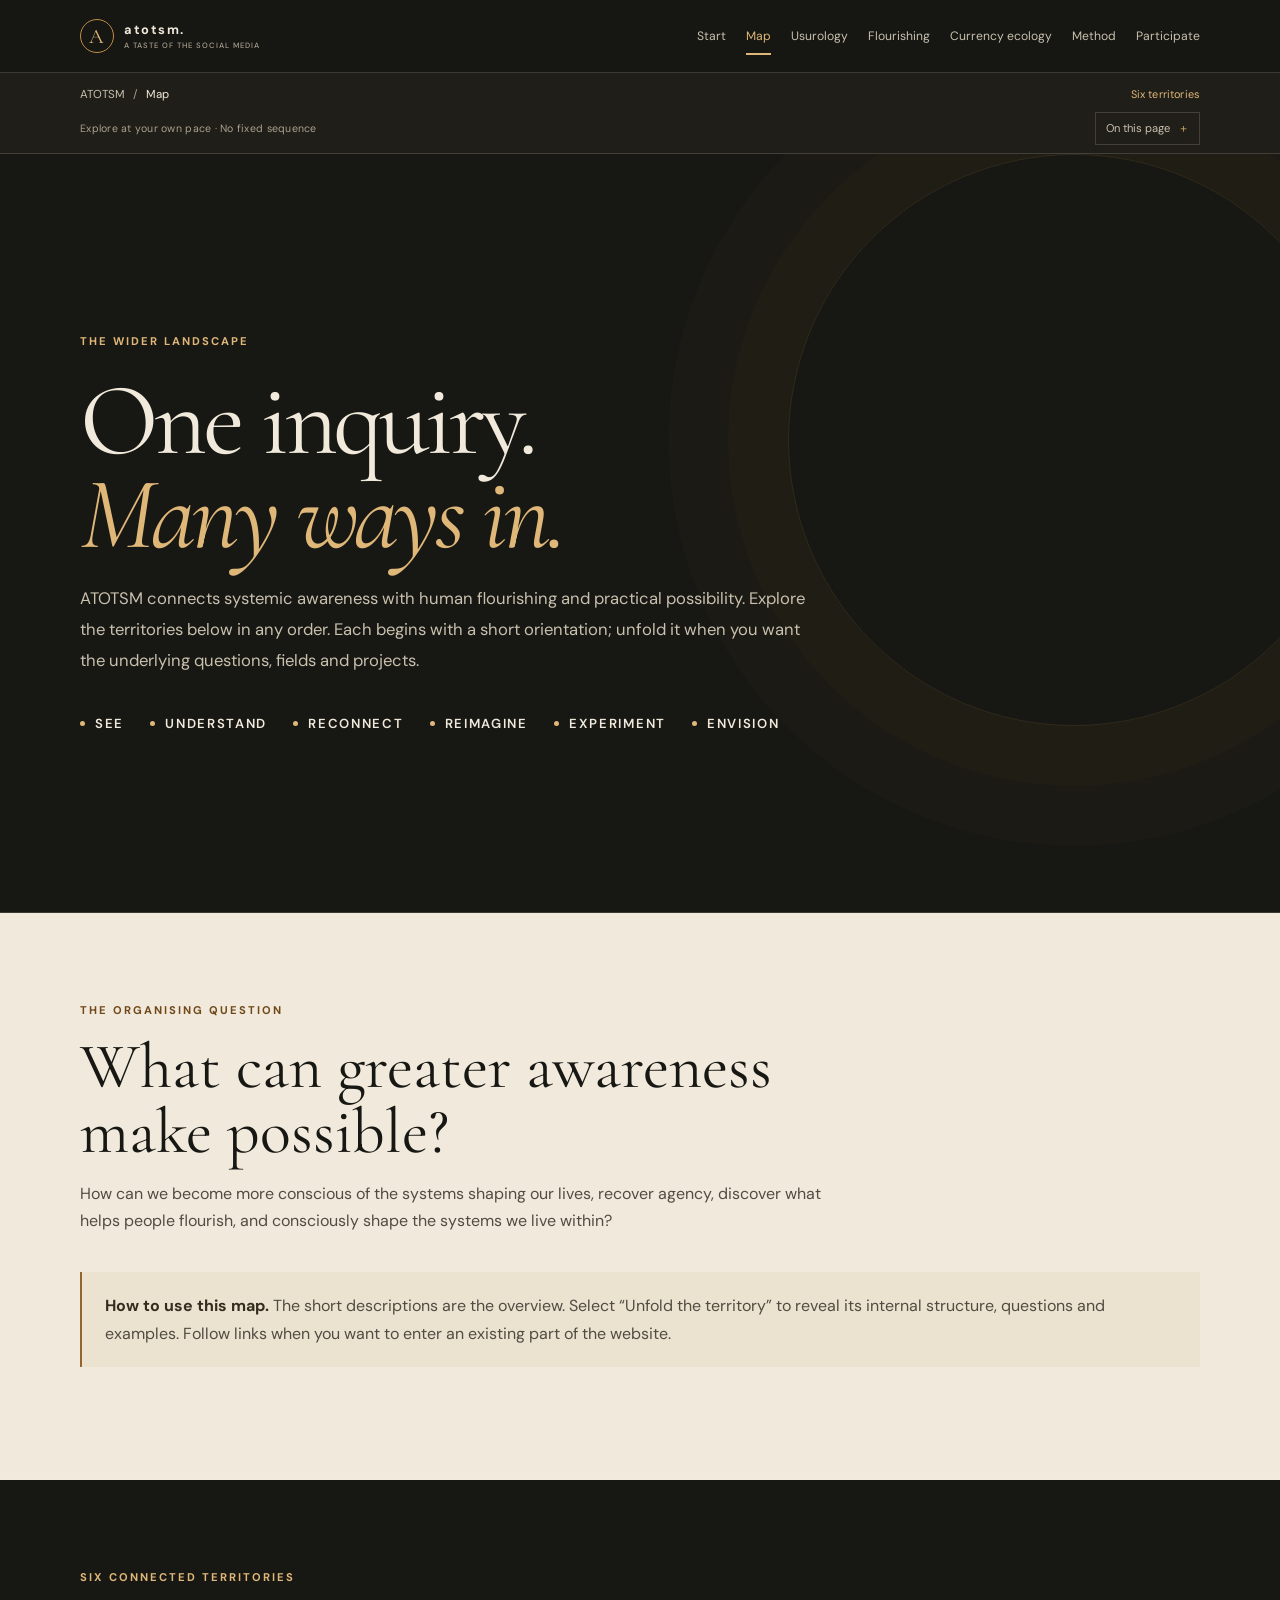
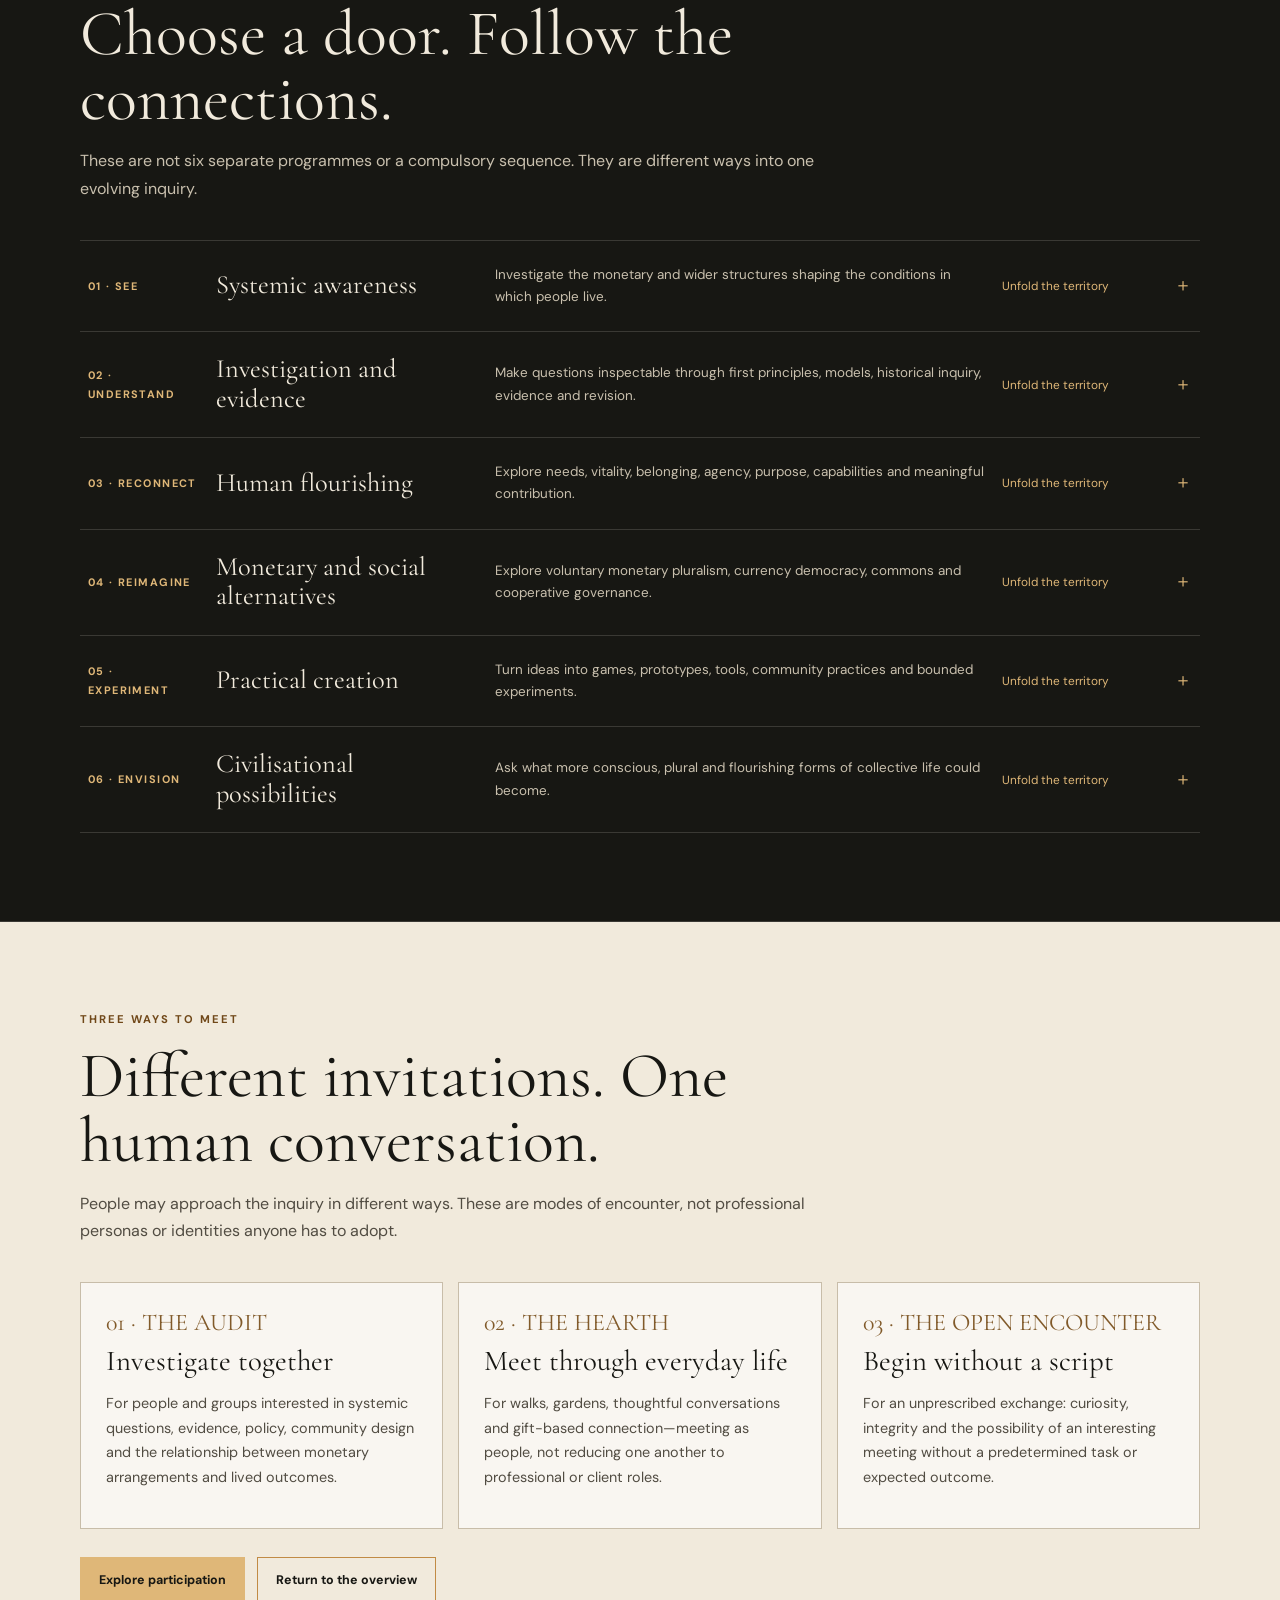
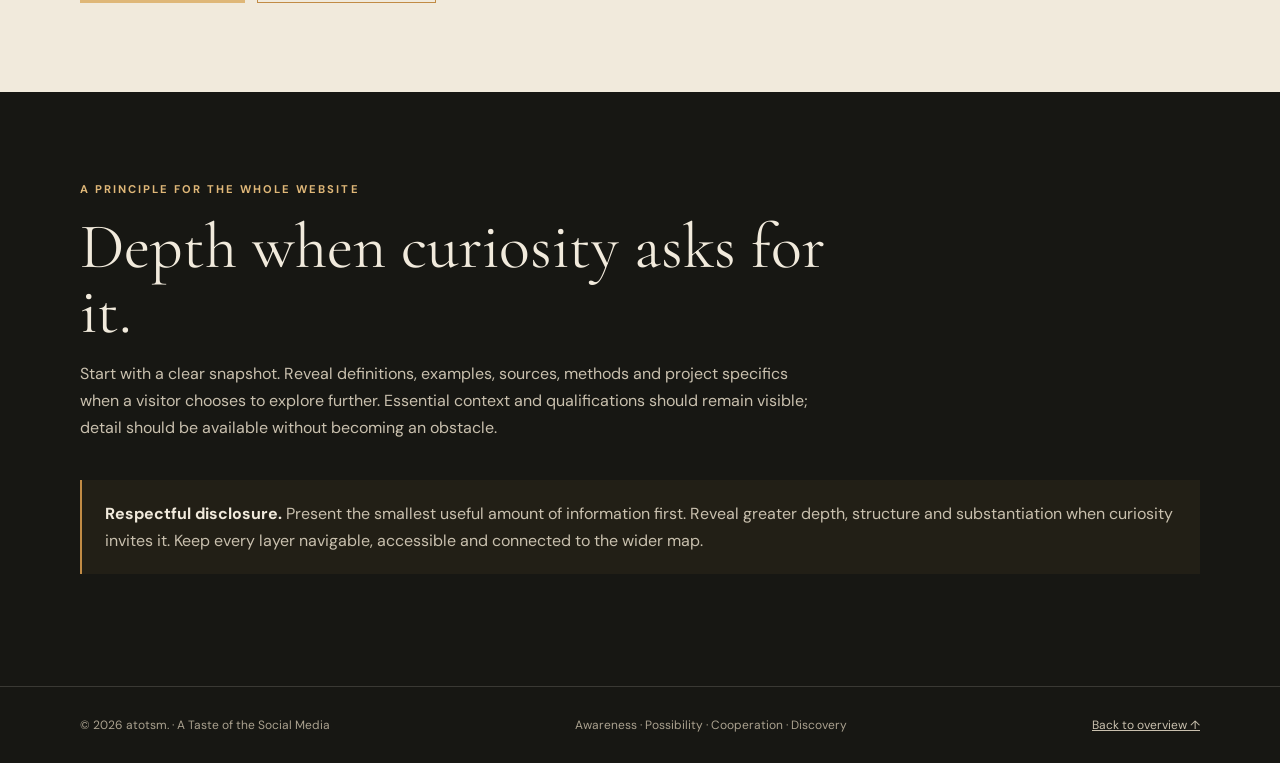
<file: explore.html>
<!doctype html>
<html lang="en">
<head>
<meta charset="utf-8">
<meta name="viewport" content="width=device-width,initial-scale=1">
<meta name="description" content="Explore the connected landscape of ATOTSM: systemic awareness, human flourishing, monetary pluralism, practical experiments and civilisational possibilities.">
<title>Explore the spectrum · ATOTSM</title>
<link rel="preconnect" href="https://fonts.googleapis.com">
<link href="https://fonts.googleapis.com/css2?family=Cormorant+Garamond:wght@400;500;600&family=DM+Sans:wght@400;500;600;700&display=swap" rel="stylesheet">
<link rel="stylesheet" href="assets/site.css">
</head>
<body>
<a class="skip-link" href="#main-content">Skip to content</a>
<header><nav class="wrap">
<a class="brand" href="index.html"><span class="mark">A</span><span class="brand-word">atotsm.<small>A TASTE OF THE SOCIAL MEDIA</small></span></a>
<button class="menu" type="button" aria-label="Open navigation" aria-expanded="false" aria-controls="site-links">Menu</button>
<div class="links" id="site-links">
<a href="index.html">Start</a>
<a href="explore.html" aria-current="page">Map</a>
<a href="usurology.html">Usurology</a>
<a href="ikigaiology.html">Flourishing</a>
<a href="laboratory.html">Currency ecology</a>
<a href="method.html">Method</a>
<a href="value.html">Participate</a>
</div>
</nav></header>
<div class="orientation"><div class="wrap orientation-inner">
<div class="orientation-top">
<div class="breadcrumb"><a href="index.html">ATOTSM</a><span aria-hidden="true">/</span><span aria-current="page">Map</span></div>
<span class="orientation-map-current">Six territories</span>
</div>
<div class="orientation-bottom">
<span class="orientation-hint">Explore at your own pace · No fixed sequence</span>
<div class="section-map">
<button class="section-map-trigger" type="button" aria-haspopup="dialog" aria-controls="section-index-dialog">On this page <span aria-hidden="true">＋</span></button>
<dialog class="section-index-dialog" id="section-index-dialog" aria-labelledby="section-index-title">
<div class="section-index-panel">
<div class="section-index-heading"><h2 id="section-index-title">On this page</h2><button class="section-index-close" type="button">Close <span aria-hidden="true">×</span></button></div>
<nav aria-label="On this page"></nav>
</div>
</dialog>
</div>
</div>
</div></div>
<main id="main-content" tabindex="-1">
<section class="hero"><div class="wrap hero-inner">
<div class="eyebrow">The wider landscape</div>
<h1>One inquiry.<br><em>Many ways in.</em></h1>
<p class="lead">ATOTSM connects systemic awareness with human flourishing and practical possibility. Explore the territories below in any order. Each begins with a short orientation; unfold it when you want the underlying questions, fields and projects.</p>
<div class="concept-set"><span>See</span><span>Understand</span><span>Reconnect</span><span>Reimagine</span><span>Experiment</span><span>Envision</span></div>
</div></section>
<section class="paper"><div class="wrap">
<div class="head"><div class="eyebrow">The organising question</div><h2>What can greater awareness make possible?</h2><p>How can we become more conscious of the systems shaping our lives, recover agency, discover what helps people flourish, and consciously shape the systems we live within?</p></div>
<div class="note"><strong>How to use this map.</strong> The short descriptions are the overview. Select “Unfold the territory” to reveal its internal structure, questions and examples. Follow links when you want to enter an existing part of the website.</div>
</div></section>
<section><div class="wrap">
<div class="head"><div class="eyebrow">Six connected territories</div><h2>Choose a door. Follow the connections.</h2><p>These are not six separate programmes or a compulsory sequence. They are different ways into one evolving inquiry.</p></div>
<div class="spectrum-list">
<article class="spectrum-item"><details><summary><span class="spectrum-index">01 · SEE</span><span class="spectrum-title">Systemic awareness</span><span class="spectrum-summary">Investigate the monetary and wider structures shaping the conditions in which people live.</span><span class="spectrum-action">Unfold the territory <b>＋</b></span></summary><div class="spectrum-reveal"><h3>Usurology and the conditions around us</h3><p>Usurology is the proposed diagnostic inquiry into usury, monetary arrangements, ownership, institutions and their interacting effects. A central concern is persistent usury unawareness: what remains difficult to recognise, how it shapes choices, and how its consequences are distributed.</p><ul><li>Usurpia and the wider systemic landscape</li><li>Persistent Usury Unawareness and the PPPPP lens</li><li>Credit, debt, ownership, power and institutional dynamics</li><li>Effects across personal, relational, communal, societal, ecological and other dimensions</li></ul><a class="text-link" href="usurology.html">Enter Usurology →</a></div></details></article>
<article class="spectrum-item"><details><summary><span class="spectrum-index">02 · UNDERSTAND</span><span class="spectrum-title">Investigation and evidence</span><span class="spectrum-summary">Make questions inspectable through first principles, models, historical inquiry, evidence and revision.</span><span class="spectrum-action">Unfold the territory <b>＋</b></span></summary><div class="spectrum-reveal"><h3>From interpretation to challengeable inquiry</h3><p>The investigative method connects claims to mechanisms, sources, counter-evidence, uncertainty and tests. Models are tools to examine—not conclusions visitors must accept.</p><ul><li>The Lens, first-principles reasoning and the Paradigms</li><li>Historical, institutional, linguistic and theological inquiry</li><li>Simulations such as the Three Villages and the Wörgl exploration</li><li>Claim registers, falsifiability, evidence limits and revision</li></ul><a class="text-link" href="method.html">Explore the method →</a></div></details></article>
<article class="spectrum-item"><details><summary><span class="spectrum-index">03 · RECONNECT</span><span class="spectrum-title">Human flourishing</span><span class="spectrum-summary">Explore needs, vitality, belonging, agency, purpose, capabilities and meaningful contribution.</span><span class="spectrum-action">Unfold the territory <b>＋</b></span></summary><div class="spectrum-reveal"><h3>Ikigaiology and the human dimension</h3><p>Ikigaiology is the constructive counterpart: an inquiry into what helps people and communities flourish. It connects personal development with material conditions, relationships, freedom, care and the living world—without turning purpose into another productivity demand.</p><ul><li>Needs, health, care, belonging and agency</li><li>Signature strengths, learning, meaning and mastery</li><li>Personal, relational, communal and ecological flourishing</li><li>Soevereign inquiry and practices for reconnecting with capacity</li></ul><a class="text-link" href="ikigaiology.html">Explore Ikigaiology →</a></div></details></article>
<article class="spectrum-item"><details><summary><span class="spectrum-index">04 · REIMAGINE</span><span class="spectrum-title">Monetary and social alternatives</span><span class="spectrum-summary">Explore voluntary monetary pluralism, currency democracy, commons and cooperative governance.</span><span class="spectrum-action">Unfold the territory <b>＋</b></span></summary><div class="spectrum-reveal"><h3>Plurality rather than another monopoly</h3>
<p>Currency democracy asks how people can meaningfully choose and combine monetary arrangements. The aim is not to replace a national currency with another single currency, nor to impose one alternative monetary philosophy. It is to enable a diverse ecology of exchange systems that can complement one another and serve different human purposes.</p>
<details class="spectrum-nested"><summary>We already know more currencies than we think <span>＋</span></summary>
<div class="spectrum-nested-body">
<p>Airline miles, supermarket and retail points, festival tokens, gift cards, store credit and videogame currencies are already familiar parts of everyday life. Time credits, local currencies and mutual-credit networks extend the idea into care, community and economic cooperation. These systems are not identical, and not all are currencies in the same technical or legal sense. Yet they show that people already understand exchange systems designed around particular purposes.</p>
<p>In an Ikigai-oriented community, play, creativity, learning and shared experiences are meaningful dimensions of life. A game currency can therefore have a complementary role: it may recognise participation, collaboration or creative contribution, and could connect with other community systems where people choose to make those exchanges possible. Even when it remains inside a game, it can complement wider life by serving a distinct purpose. Convertibility is one possible design feature, not a prerequisite for complementary value.</p>
<p>The question is not whether people can imagine these designs. We already encounter many of them. The deeper question is how to build sufficient understanding, confidence and trustworthy conditions to use a wider range of models.</p>
</div></details>
<details class="spectrum-nested"><summary>Two examples: mobility and care <span>＋</span></summary>
<div class="spectrum-nested-body">
<p><strong>Curitiba, Brazil — bus transfer tokens.</strong> Curitiba's public transport system used paper transfer tokens to let passengers change buses without paying a second fare. The token served a specific purpose within a larger transport network. The paper-token arrangement was abandoned after widespread forgery, illustrating that useful exchange designs also need reliable verification and administration.</p>
<p><strong>Japan — Fureai Kippu.</strong> These time-credit arrangements recognised help given to older people and others needing care. Participants could earn credits through assistance and, in some schemes, save or transfer them to obtain care later or support family members. The model made time, attention and reciprocity visible as forms of value that ordinary money may not adequately recognise.</p>
</div></details>
<details class="spectrum-nested"><summary>How can trust grow? <span>＋</span></summary>
<div class="spectrum-nested-body">
<p>People need to understand how a system works, who stands behind it, what gives its credits value, how they can earn and use them, what happens when something goes wrong, and whether its rules are fair. Trust grows through transparent and understandable rules, accountable governance, reliable records, accessible ways to use or redeem credits, safeguards against abuse and real-world experience.</p>
<p>Start with a purpose, design with the people who will use the system, test it at a manageable scale, publish what works and what does not, and improve it together. The aim is not to persuade everyone to adopt every model. It is to make different possibilities understandable and trustworthy enough that communities can choose what genuinely serves them.</p>
</div></details>
<details class="spectrum-nested"><summary>A note on Yin–Yang currencies <span>＋</span></summary>
<div class="spectrum-nested-body">
<p>In Bernard Lietaer's Yin–Yang framing, Yang-like currencies tend towards centralised issuance, competition and wider-scale exchange, while Yin-like currencies tend towards decentralised creation, cooperation and community relationships. These are tendencies, not moral labels. The aspiration is not to replace Yang with Yin, or to install another single currency, but to let different forms coexist and complement one another.</p>
<p>A monetary system in balance is not one currency doing everything. It is different currencies working together, each serving purposes for which it is suited, within fair and trustworthy arrangements.</p>
</div></details>
<ul><li>National, local, mutual-credit, time-based, game-based and purpose currencies</li><li>Currency democracy and voluntary monetary pluralism</li><li>Commons, cooperatives, community governance and digital infrastructure</li><li>Plural systems designed around real needs, not tokens for their own sake</li></ul>
<a class="text-link" href="laboratory.html">Enter Currency Ecology →</a></div></details></article>
<article class="spectrum-item"><details><summary><span class="spectrum-index">05 · EXPERIMENT</span><span class="spectrum-title">Practical creation</span><span class="spectrum-summary">Turn ideas into games, prototypes, tools, community practices and bounded experiments.</span><span class="spectrum-action">Unfold the territory <b>＋</b></span></summary><div class="spectrum-reveal"><h3>The Sovereign Laboratory</h3><p>The Laboratory is the applied side: learning through play, testing currency designs, building shared infrastructure and exploring material resilience. A project name in this map indicates an area of work or exploration, not by itself a completed or validated result.</p><ul><li>Pedagogy: Polypoly, Top Trumps and the Playful Economic Playbook</li><li>Currency concepts: Bread Token, Festicoin, Bloom, 3-in-1 and Community Recovery Note</li><li>Digital commons: Unyt Smart Agreements and Yutho</li><li>Ecological and practical grounding: gardening, local resources and community experiments</li></ul><a class="text-link" href="laboratory.html">Explore the current laboratory page →</a></div></details></article>
<article class="spectrum-item"><details><summary><span class="spectrum-index">06 · ENVISION</span><span class="spectrum-title">Civilisational possibilities</span><span class="spectrum-summary">Ask what more conscious, plural and flourishing forms of collective life could become.</span><span class="spectrum-action">Unfold the territory <b>＋</b></span></summary><div class="spectrum-reveal"><h3>From awareness towards Jubilee</h3><p>This horizon gathers constitutional, cultural, ethical and institutional questions. It is an invitation to imagine and examine possible futures—not a claim that one blueprint can resolve every context.</p><ul><li>Jubilee strategies and managed transitions</li><li>Post-Usurpian constitutional and governance proposals</li><li>Intergenerational responsibility and ecological continuity</li><li>Culture, stories, music, play and shared meaning</li></ul><a class="text-link" href="value.html#open-questions">Explore participation and open questions →</a></div></details></article>
</div>
</div></section>
<section class="paper"><div class="wrap">
<div class="head"><div class="eyebrow">Three ways to meet</div><h2>Different invitations. One human conversation.</h2><p>People may approach the inquiry in different ways. These are modes of encounter, not professional personas or identities anyone has to adopt.</p></div>
<div class="cards three">
<article class="card"><div class="num">01 · THE AUDIT</div><h3>Investigate together</h3><p>For people and groups interested in systemic questions, evidence, policy, community design and the relationship between monetary arrangements and lived outcomes.</p></article>
<article class="card"><div class="num">02 · THE HEARTH</div><h3>Meet through everyday life</h3><p>For walks, gardens, thoughtful conversations and gift-based connection—meeting as people, not reducing one another to professional or client roles.</p></article>
<article class="card"><div class="num">03 · THE OPEN ENCOUNTER</div><h3>Begin without a script</h3><p>For an unprescribed exchange: curiosity, integrity and the possibility of an interesting meeting without a predetermined task or expected outcome.</p></article>
</div>
<div class="actions"><a class="btn primary" href="value.html">Explore participation</a><a class="btn" href="index.html">Return to the overview</a></div>
</div></section>
<section><div class="wrap">
<div class="head"><div class="eyebrow">A principle for the whole website</div><h2>Depth when curiosity asks for it.</h2><p>Start with a clear snapshot. Reveal definitions, examples, sources, methods and project specifics when a visitor chooses to explore further. Essential context and qualifications should remain visible; detail should be available without becoming an obstacle.</p></div>
<div class="note"><strong>Respectful disclosure.</strong> Present the smallest useful amount of information first. Reveal greater depth, structure and substantiation when curiosity invites it. Keep every layer navigable, accessible and connected to the wider map.</div>
</div></section>
</main>
<footer><div class="wrap foot"><span>© <span data-year></span> atotsm. · A Taste of the Social Media</span><span>Awareness · Possibility · Cooperation · Discovery</span><a href="index.html">Back to overview ↑</a></div></footer>
<script src="assets/site.js"></script>
</body></html>
</file>
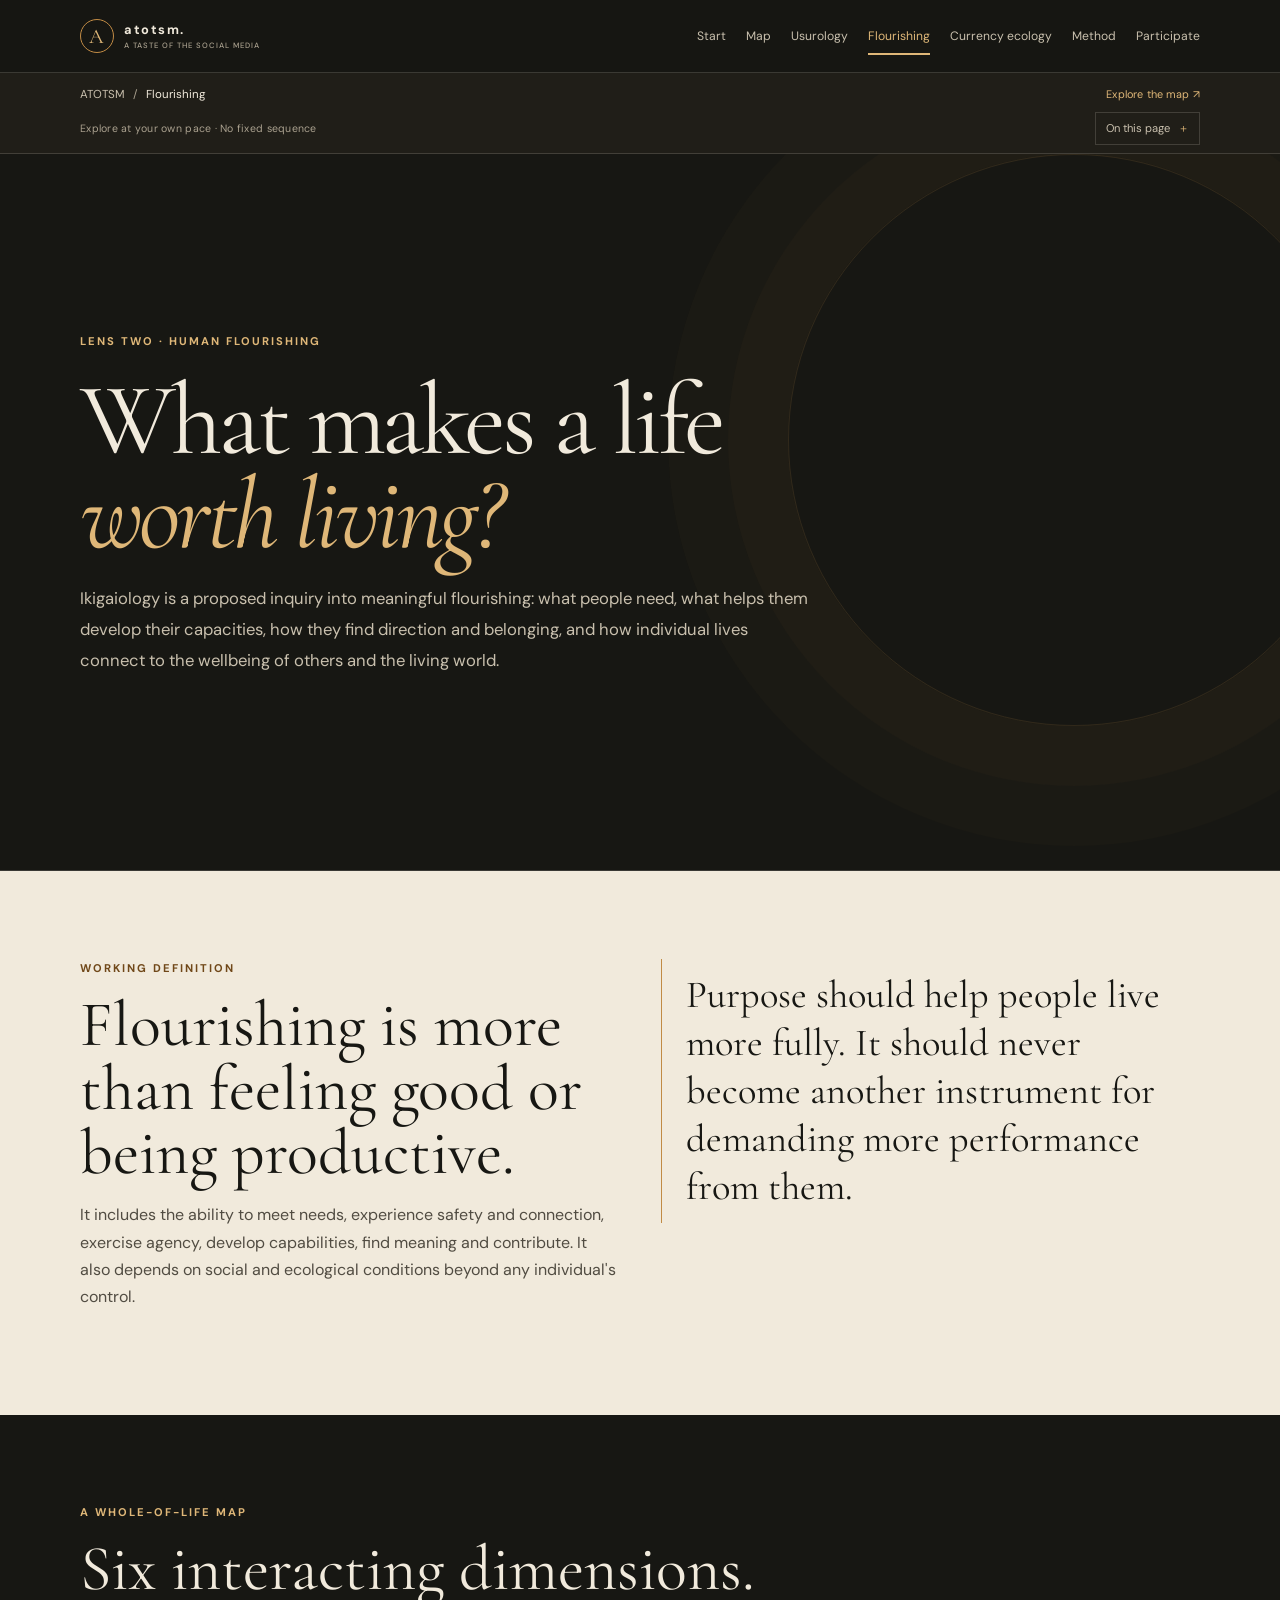
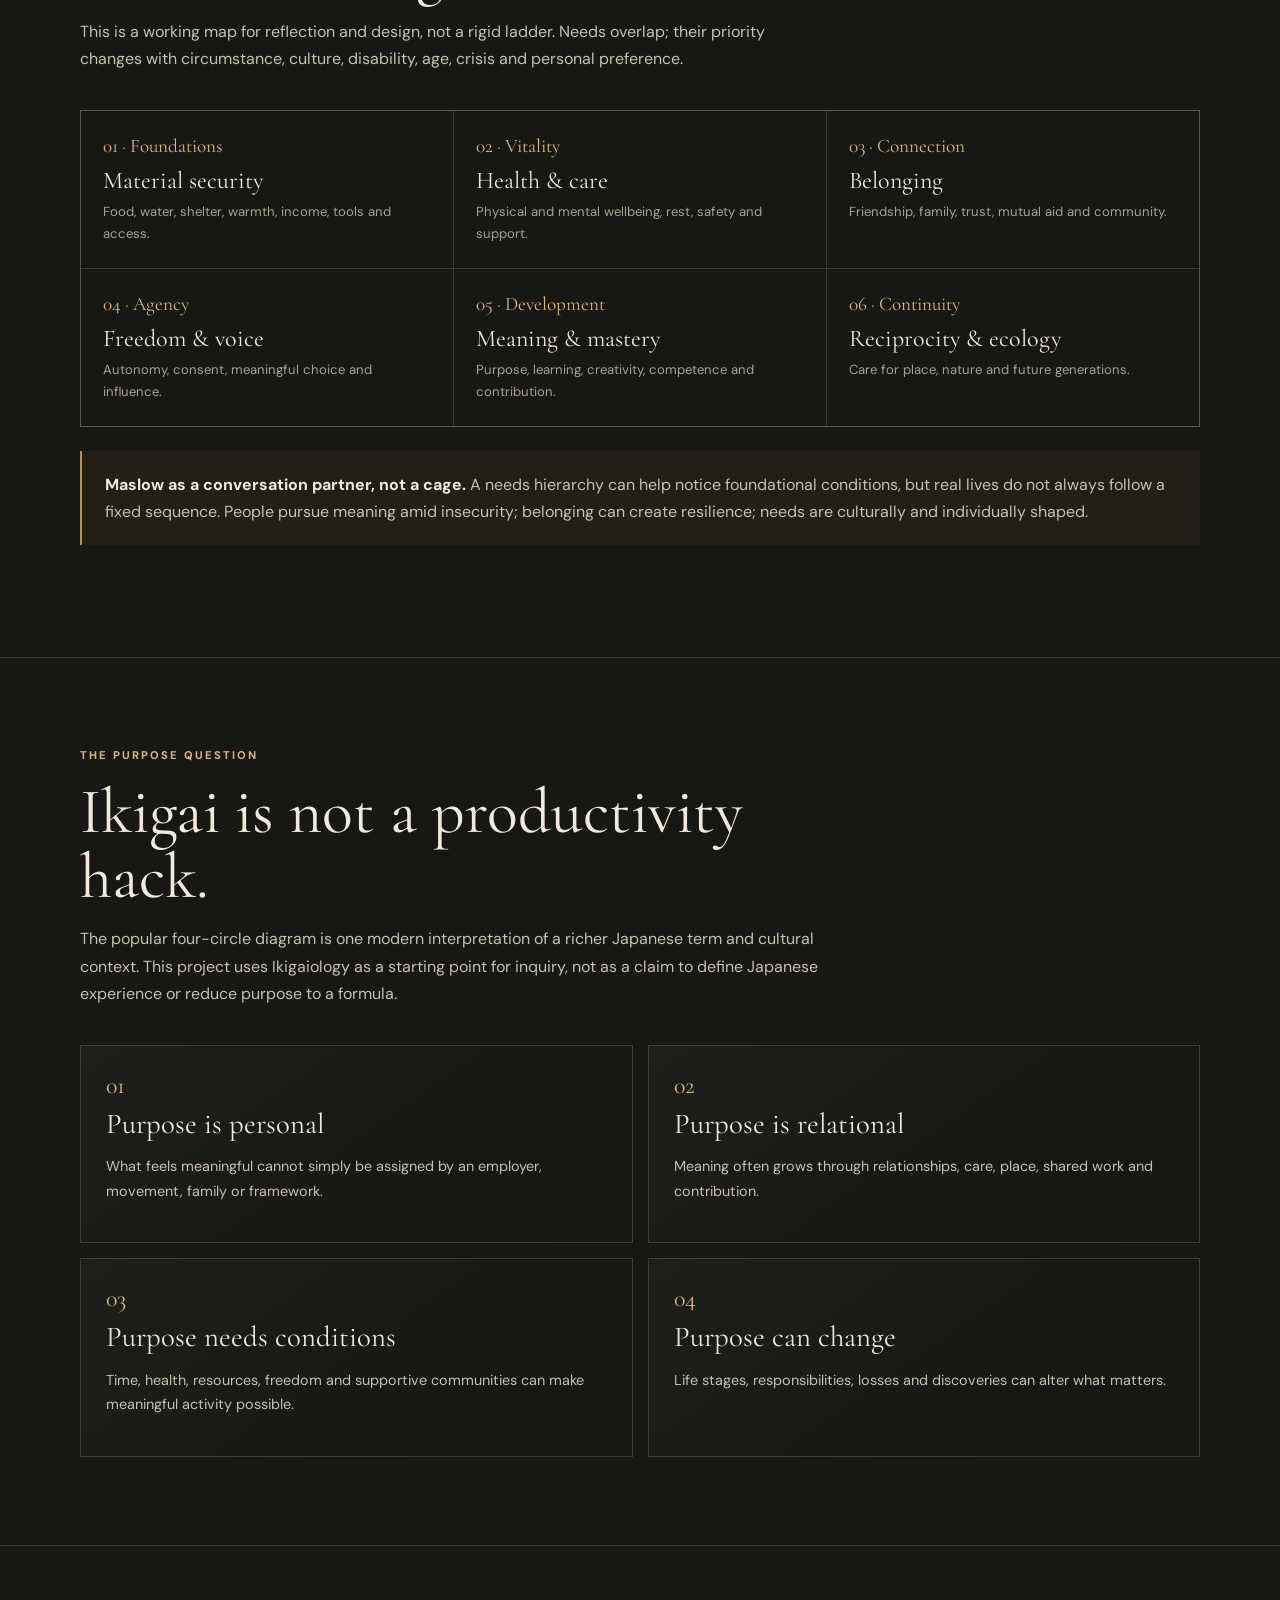
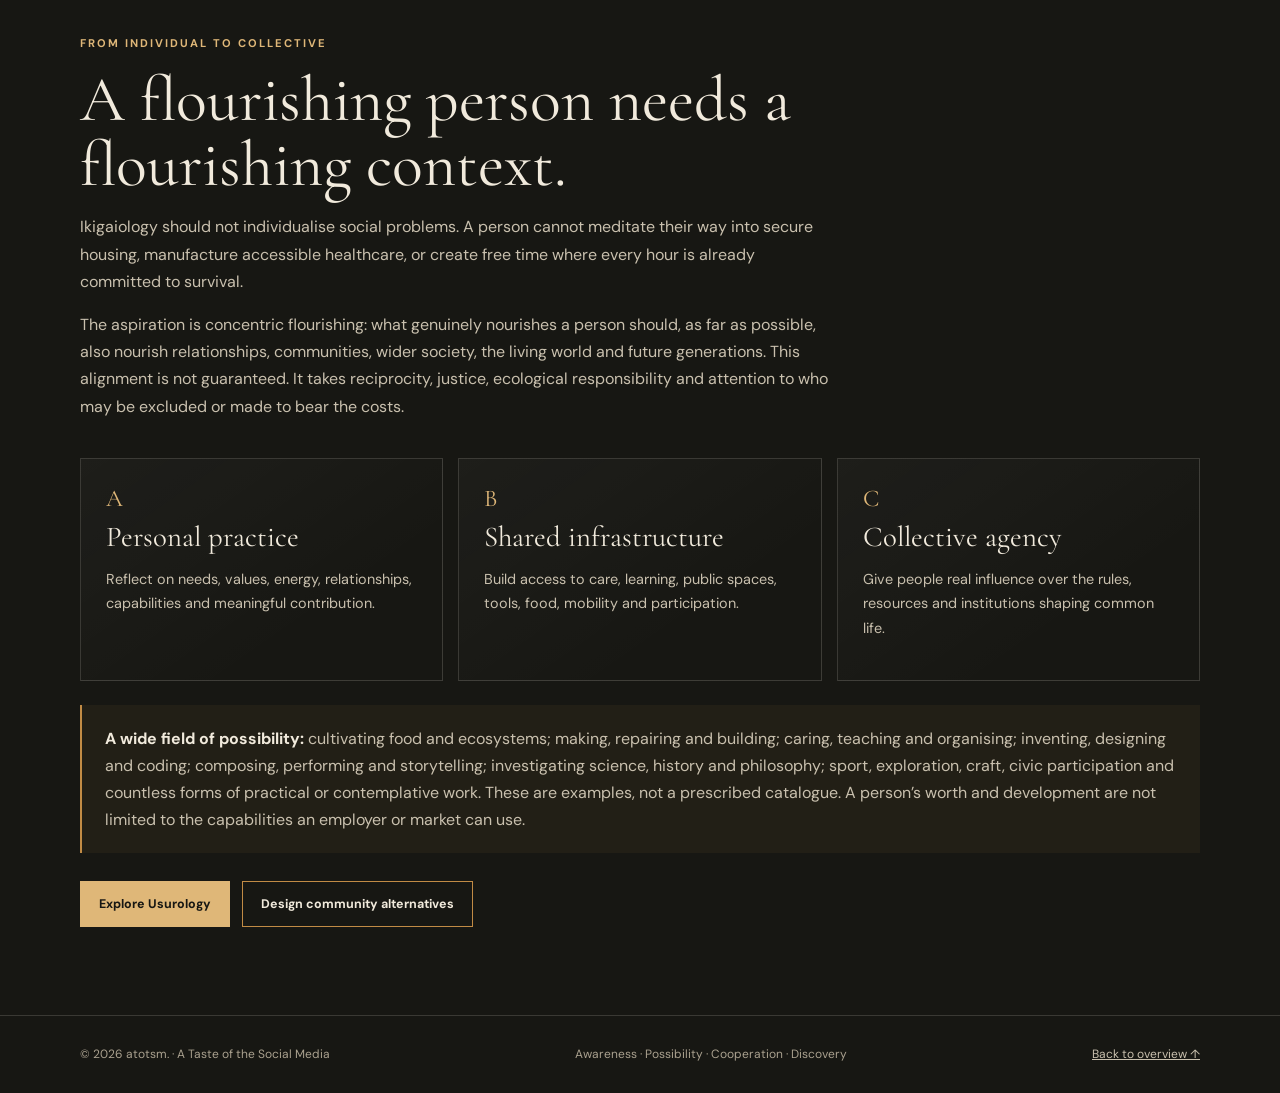
<file: ikigaiology.html>
<!doctype html><html lang="en"><head><meta charset="utf-8"><meta name="viewport" content="width=device-width,initial-scale=1"><meta name="description" content="Ikigaiology explores meaningful human flourishing: needs, health, belonging, agency, purpose, mastery and contribution."><title>Ikigaiology · ATOTSM</title><link rel="preconnect" href="https://fonts.googleapis.com"><link href="https://fonts.googleapis.com/css2?family=Cormorant+Garamond:wght@400;500;600&family=DM+Sans:wght@400;500;600;700&display=swap" rel="stylesheet"><link rel="stylesheet" href="assets/site.css"></head><body>
<a class="skip-link" href="#main-content">Skip to content</a><header><nav class="wrap"><a class="brand" href="index.html"><span class="mark">A</span><span class="brand-word">atotsm.<small>A TASTE OF THE SOCIAL MEDIA</small></span></a><button class="menu" type="button" aria-label="Open navigation" aria-expanded="false" aria-controls="site-links">Menu</button><div class="links" id="site-links">
<a href="index.html">Start</a>
<a href="explore.html">Map</a>
<a href="usurology.html">Usurology</a>
<a href="ikigaiology.html" aria-current="page">Flourishing</a>
<a href="laboratory.html">Currency ecology</a>
<a href="method.html">Method</a>
<a href="value.html">Participate</a>
</div></nav></header><div class="orientation"><div class="wrap orientation-inner">
<div class="orientation-top">
<div class="breadcrumb"><a href="index.html">ATOTSM</a><span aria-hidden="true">/</span><span aria-current="page">Flourishing</span></div>
<a class="orientation-map-link" href="explore.html">Explore the map <span aria-hidden="true">↗</span></a>
</div>
<div class="orientation-bottom">
<span class="orientation-hint">Explore at your own pace · No fixed sequence</span>
<div class="section-map">
<button class="section-map-trigger" type="button" aria-haspopup="dialog" aria-controls="section-index-dialog">On this page <span aria-hidden="true">＋</span></button>
<dialog class="section-index-dialog" id="section-index-dialog" aria-labelledby="section-index-title">
<div class="section-index-panel">
<div class="section-index-heading"><h2 id="section-index-title">On this page</h2><button class="section-index-close" type="button">Close <span aria-hidden="true">×</span></button></div>
<nav aria-label="On this page"></nav>
</div>
</dialog>
</div>
</div>
</div></div>
<main id="main-content" tabindex="-1"><section class="hero"><div class="wrap hero-inner"><div class="eyebrow">Lens two · Human flourishing</div><h1>What makes a life<br><em>worth living?</em></h1><p class="lead">Ikigaiology is a proposed inquiry into meaningful flourishing: what people need, what helps them develop their capacities, how they find direction and belonging, and how individual lives connect to the wellbeing of others and the living world.</p></div></section><section class="paper"><div class="wrap split"><div><div class="eyebrow">Working definition</div><h2 style="font:400 clamp(2.7rem,5vw,4.5rem)/1 var(--serif);margin:15px 0">Flourishing is more than feeling good or being productive.</h2><p>It includes the ability to meet needs, experience safety and connection, exercise agency, develop capabilities, find meaning and contribute. It also depends on social and ecological conditions beyond any individual's control.</p></div><div class="quote">Purpose should help people live more fully. It should never become another instrument for demanding more performance from them.</div></div></section><section><div class="wrap"><div class="head"><div class="eyebrow">A whole-of-life map</div><h2>Six interacting dimensions.</h2><p>This is a working map for reflection and design, not a rigid ladder. Needs overlap; their priority changes with circumstance, culture, disability, age, crisis and personal preference.</p></div><div class="grid-six"><article class="domain"><small>01 · Foundations</small><h3>Material security</h3><p>Food, water, shelter, warmth, income, tools and access.</p></article><article class="domain"><small>02 · Vitality</small><h3>Health & care</h3><p>Physical and mental wellbeing, rest, safety and support.</p></article><article class="domain"><small>03 · Connection</small><h3>Belonging</h3><p>Friendship, family, trust, mutual aid and community.</p></article><article class="domain"><small>04 · Agency</small><h3>Freedom & voice</h3><p>Autonomy, consent, meaningful choice and influence.</p></article><article class="domain"><small>05 · Development</small><h3>Meaning & mastery</h3><p>Purpose, learning, creativity, competence and contribution.</p></article><article class="domain"><small>06 · Continuity</small><h3>Reciprocity & ecology</h3><p>Care for place, nature and future generations.</p></article></div><div class="note"><strong>Maslow as a conversation partner, not a cage.</strong> A needs hierarchy can help notice foundational conditions, but real lives do not always follow a fixed sequence. People pursue meaning amid insecurity; belonging can create resilience; needs are culturally and individually shaped.</div></div></section><section><div class="wrap"><div class="head"><div class="eyebrow">The purpose question</div><h2>Ikigai is not a productivity hack.</h2><p>The popular four-circle diagram is one modern interpretation of a richer Japanese term and cultural context. This project uses Ikigaiology as a starting point for inquiry, not as a claim to define Japanese experience or reduce purpose to a formula.</p></div><div class="cards"><article class="card"><div class="num">01</div><h3>Purpose is personal</h3><p>What feels meaningful cannot simply be assigned by an employer, movement, family or framework.</p></article><article class="card"><div class="num">02</div><h3>Purpose is relational</h3><p>Meaning often grows through relationships, care, place, shared work and contribution.</p></article><article class="card"><div class="num">03</div><h3>Purpose needs conditions</h3><p>Time, health, resources, freedom and supportive communities can make meaningful activity possible.</p></article><article class="card"><div class="num">04</div><h3>Purpose can change</h3><p>Life stages, responsibilities, losses and discoveries can alter what matters.</p></article></div></div></section><section><div class="wrap"><div class="head"><div class="eyebrow">From individual to collective</div><h2>A flourishing person needs a flourishing context.</h2><p>Ikigaiology should not individualise social problems. A person cannot meditate their way into secure housing, manufacture accessible healthcare, or create free time where every hour is already committed to survival.</p><p>The aspiration is concentric flourishing: what genuinely nourishes a person should, as far as possible, also nourish relationships, communities, wider society, the living world and future generations. This alignment is not guaranteed. It takes reciprocity, justice, ecological responsibility and attention to who may be excluded or made to bear the costs.</p></div><div class="cards three"><article class="card"><div class="num">A</div><h3>Personal practice</h3><p>Reflect on needs, values, energy, relationships, capabilities and meaningful contribution.</p></article><article class="card"><div class="num">B</div><h3>Shared infrastructure</h3><p>Build access to care, learning, public spaces, tools, food, mobility and participation.</p></article><article class="card"><div class="num">C</div><h3>Collective agency</h3><p>Give people real influence over the rules, resources and institutions shaping common life.</p></article></div><div class="note"><strong>A wide field of possibility:</strong> cultivating food and ecosystems; making, repairing and building; caring, teaching and organising; inventing, designing and coding; composing, performing and storytelling; investigating science, history and philosophy; sport, exploration, craft, civic participation and countless forms of practical or contemplative work. These are examples, not a prescribed catalogue. A person’s worth and development are not limited to the capabilities an employer or market can use.</div><div class="actions"><a class="btn primary" href="usurology.html">Explore Usurology</a><a class="btn" href="laboratory.html">Design community alternatives</a></div></div></section></main><footer><div class="wrap foot"><span>© <span data-year></span> atotsm. · A Taste of the Social Media</span><span>Awareness · Possibility · Cooperation · Discovery</span><a href="index.html">Back to overview ↑</a></div></footer><script src="assets/site.js"></script></body></html>
</file>
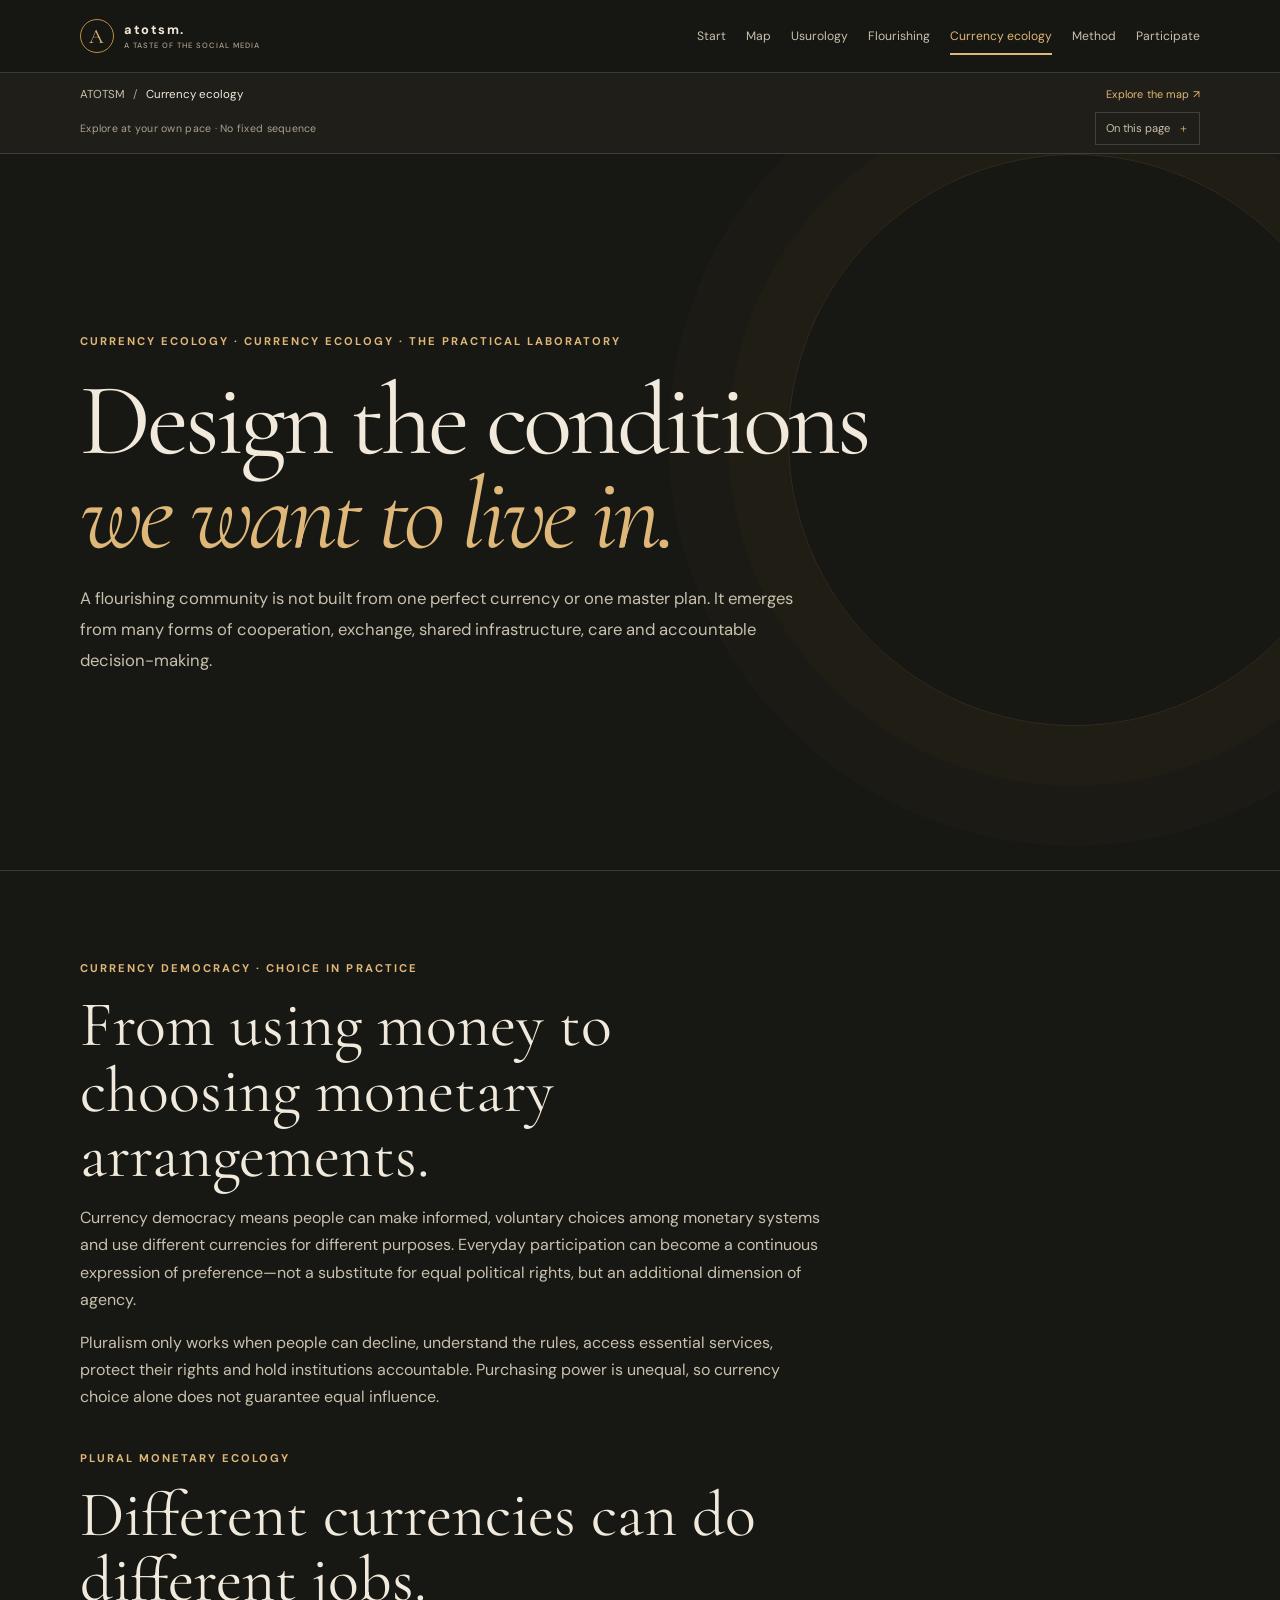
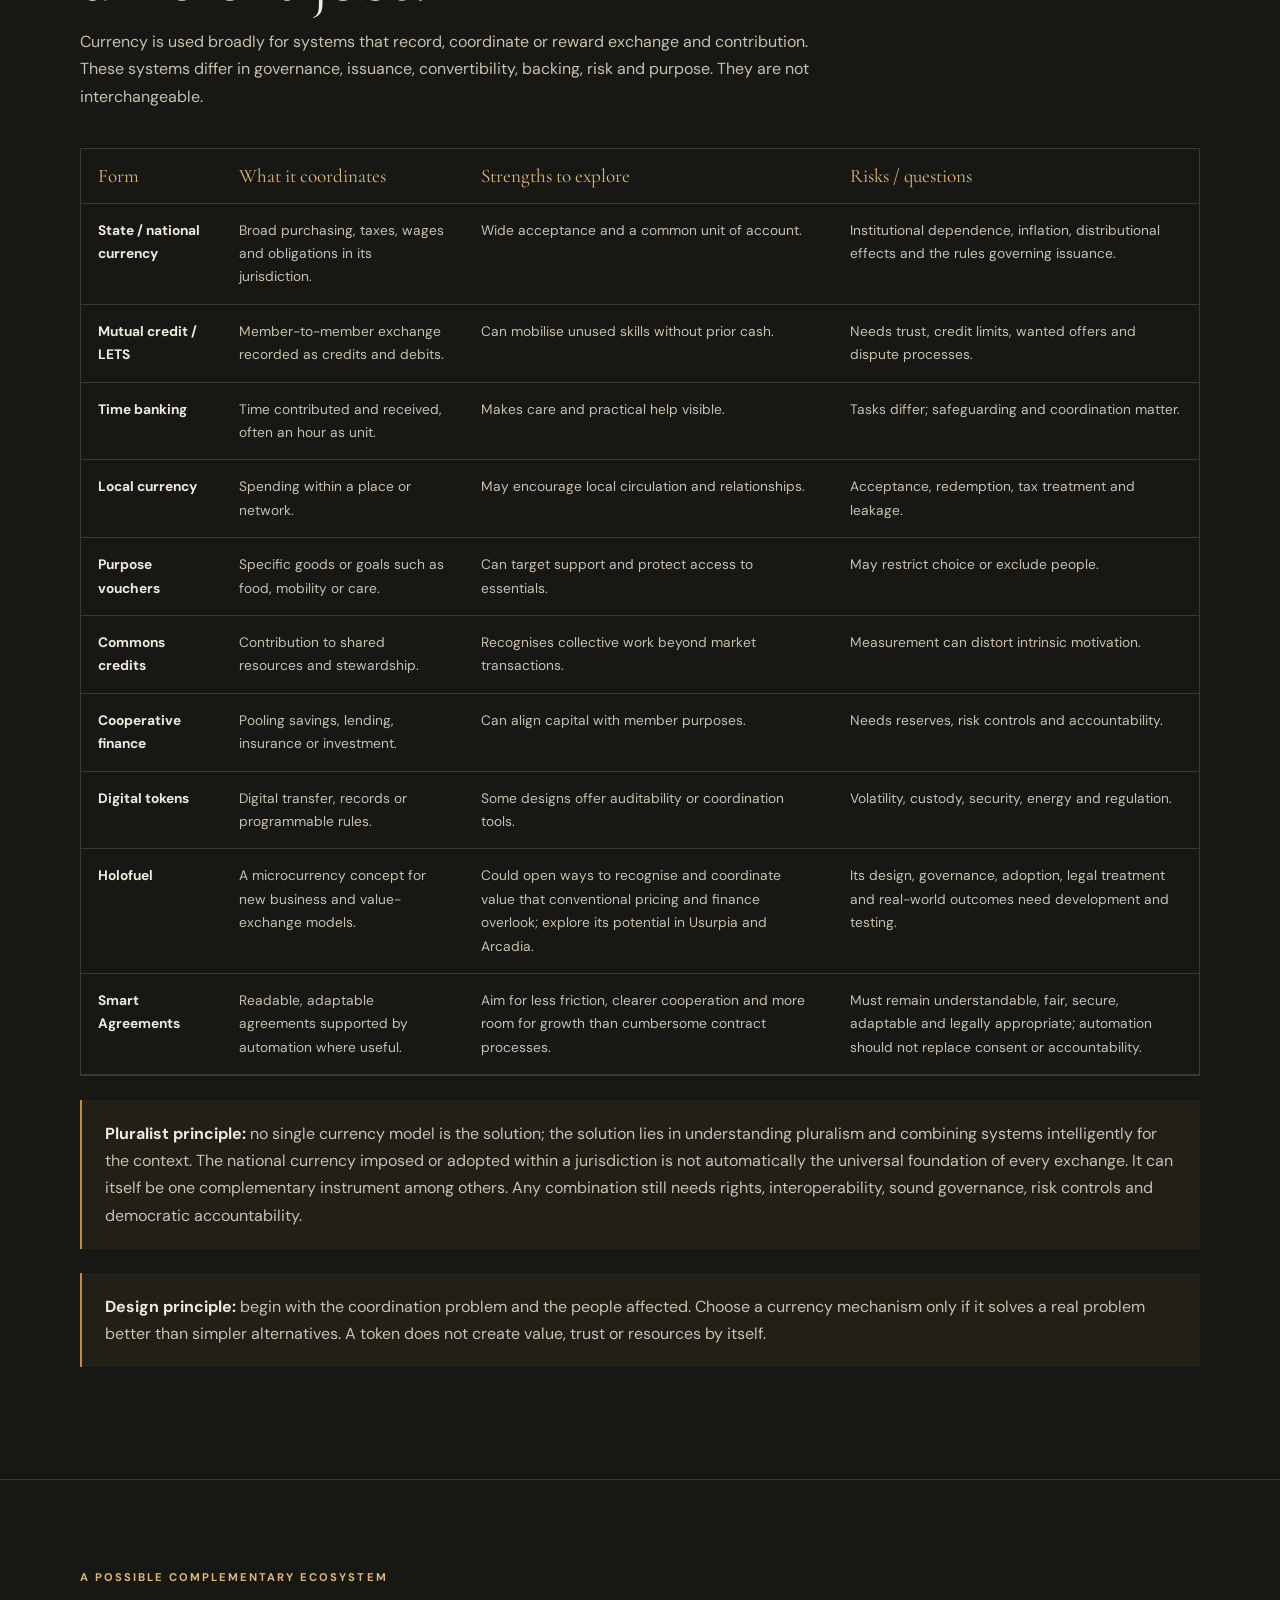
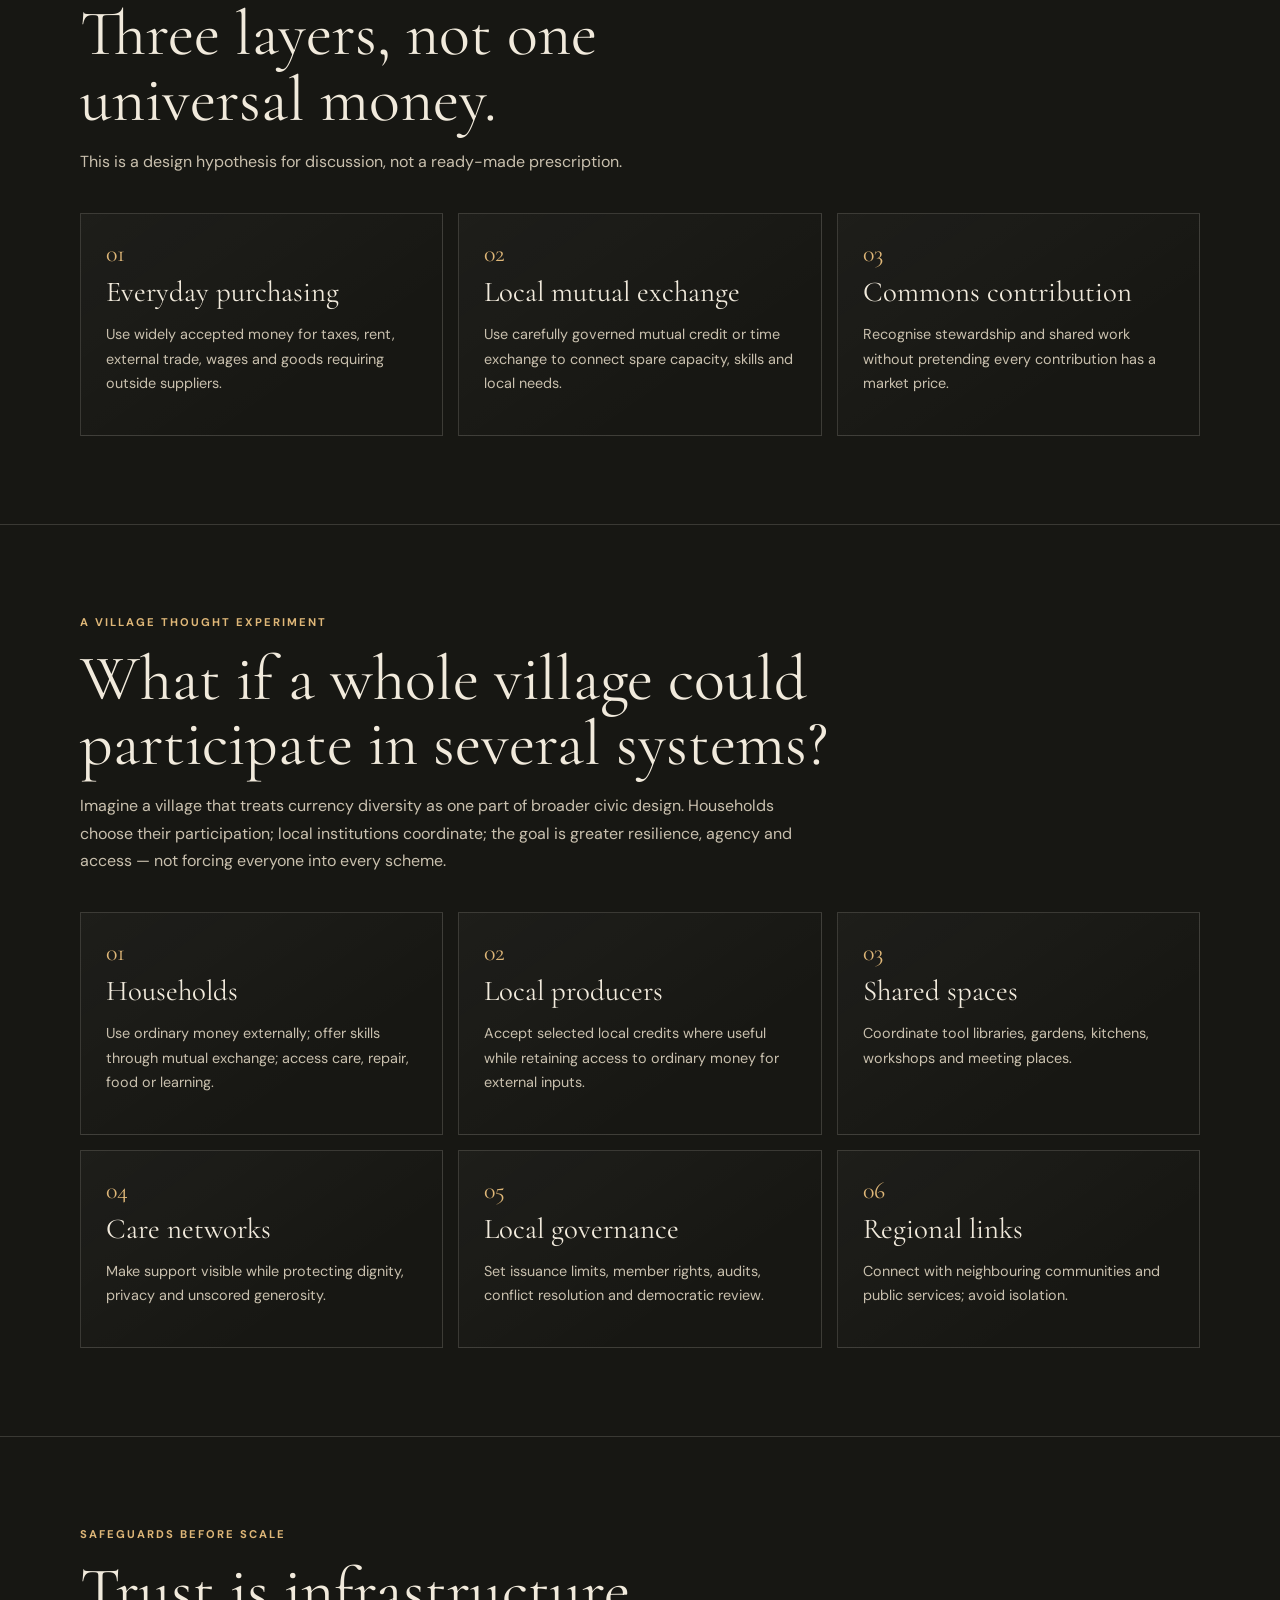
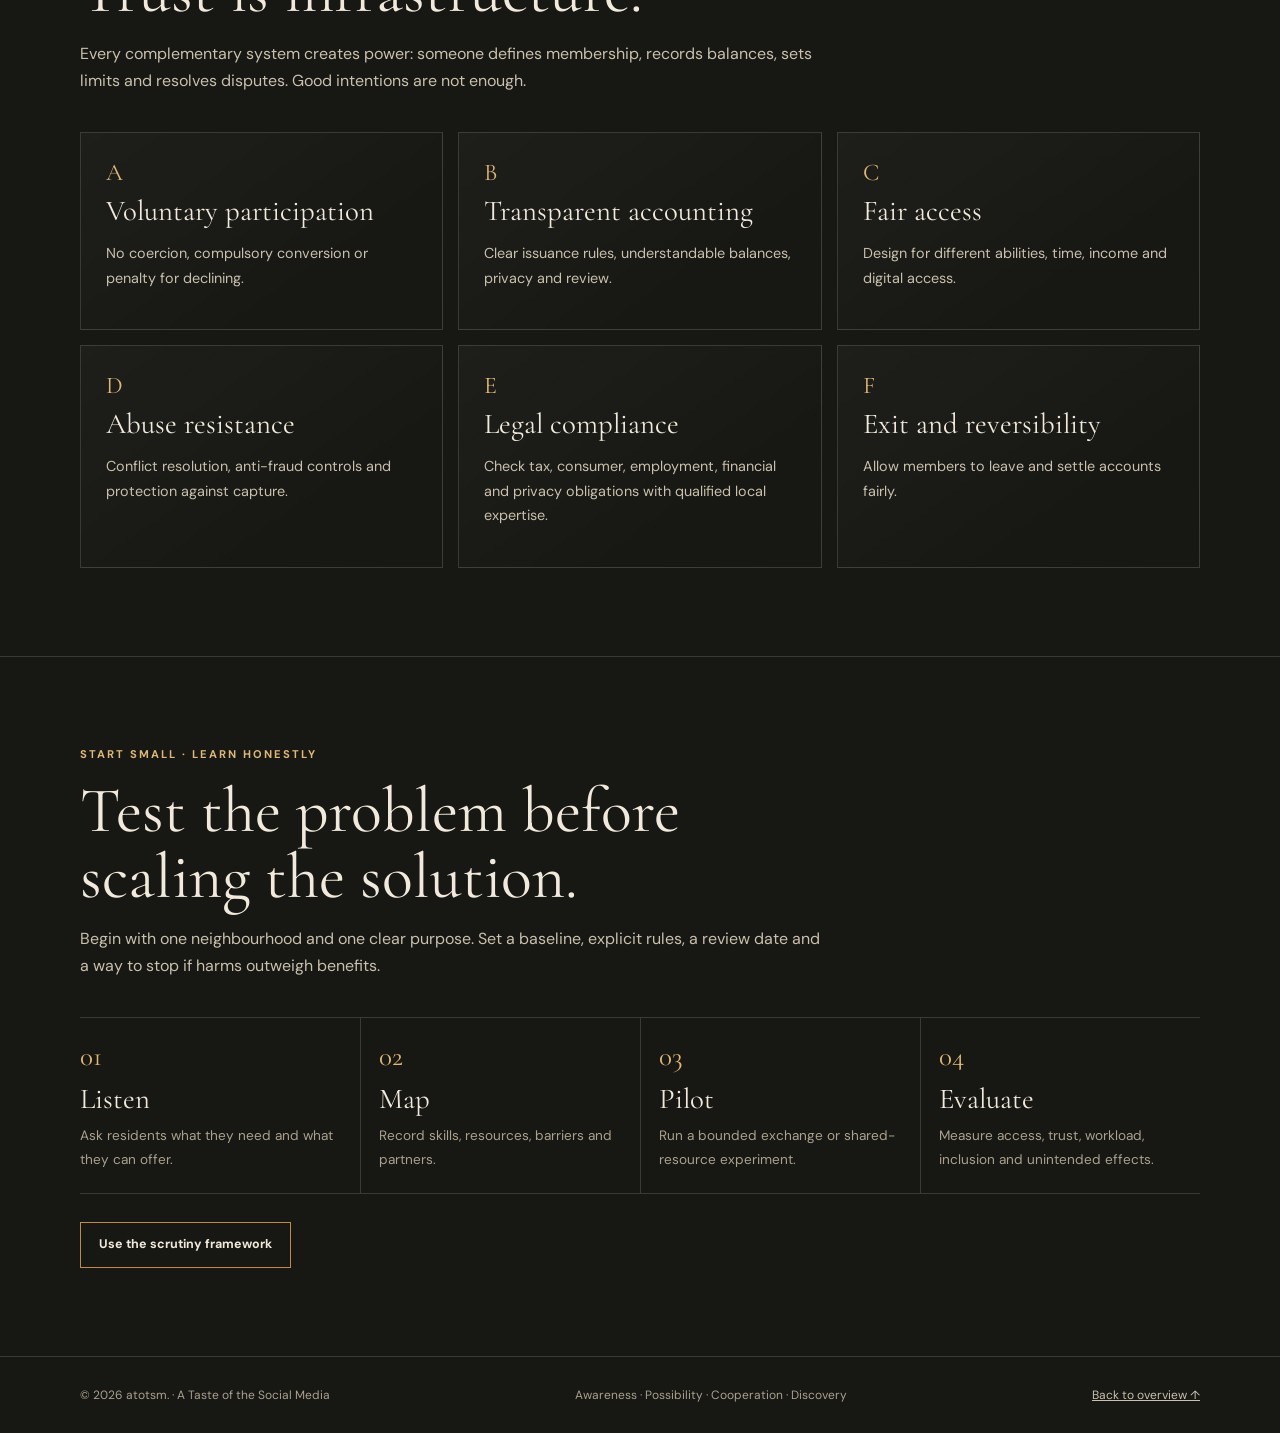
<file: laboratory.html>
<!doctype html><html lang="en"><head><meta charset="utf-8"><meta name="viewport" content="width=device-width,initial-scale=1"><meta name="description" content="Explore complementary currencies, community resource mapping, local resilience, shared governance and practical experiments."><title>Currency Ecology Laboratory · ATOTSM</title><link rel="preconnect" href="https://fonts.googleapis.com"><link href="https://fonts.googleapis.com/css2?family=Cormorant+Garamond:wght@400;500;600&family=DM+Sans:wght@400;500;600;700&display=swap" rel="stylesheet"><link rel="stylesheet" href="assets/site.css"></head><body>
<a class="skip-link" href="#main-content">Skip to content</a><header><nav class="wrap"><a class="brand" href="index.html"><span class="mark">A</span><span class="brand-word">atotsm.<small>A TASTE OF THE SOCIAL MEDIA</small></span></a><button class="menu" type="button" aria-label="Open navigation" aria-expanded="false" aria-controls="site-links">Menu</button><div class="links" id="site-links">
<a href="index.html">Start</a>
<a href="explore.html">Map</a>
<a href="usurology.html">Usurology</a>
<a href="ikigaiology.html">Flourishing</a>
<a href="laboratory.html" aria-current="page">Currency ecology</a>
<a href="method.html">Method</a>
<a href="value.html">Participate</a>
</div></nav></header><div class="orientation"><div class="wrap orientation-inner">
<div class="orientation-top">
<div class="breadcrumb"><a href="index.html">ATOTSM</a><span aria-hidden="true">/</span><span aria-current="page">Currency ecology</span></div>
<a class="orientation-map-link" href="explore.html">Explore the map <span aria-hidden="true">↗</span></a>
</div>
<div class="orientation-bottom">
<span class="orientation-hint">Explore at your own pace · No fixed sequence</span>
<div class="section-map">
<button class="section-map-trigger" type="button" aria-haspopup="dialog" aria-controls="section-index-dialog">On this page <span aria-hidden="true">＋</span></button>
<dialog class="section-index-dialog" id="section-index-dialog" aria-labelledby="section-index-title">
<div class="section-index-panel">
<div class="section-index-heading"><h2 id="section-index-title">On this page</h2><button class="section-index-close" type="button">Close <span aria-hidden="true">×</span></button></div>
<nav aria-label="On this page"></nav>
</div>
</dialog>
</div>
</div>
</div></div>
<main id="main-content" tabindex="-1"><section class="hero"><div class="wrap hero-inner"><div class="eyebrow">Currency ecology · Currency ecology · The practical laboratory</div><h1>Design the conditions<br><em>we want to live in.</em></h1><p class="lead">A flourishing community is not built from one perfect currency or one master plan. It emerges from many forms of cooperation, exchange, shared infrastructure, care and accountable decision-making.</p></div></section><section><div class="wrap"><div class="head"><div class="eyebrow">Currency democracy · Choice in practice</div><h2>From using money to choosing monetary arrangements.</h2><p>Currency democracy means people can make informed, voluntary choices among monetary systems and use different currencies for different purposes. Everyday participation can become a continuous expression of preference—not a substitute for equal political rights, but an additional dimension of agency.</p><p>Pluralism only works when people can decline, understand the rules, access essential services, protect their rights and hold institutions accountable. Purchasing power is unequal, so currency choice alone does not guarantee equal influence.</p></div><div class="head"><div class="eyebrow">Plural monetary ecology</div><h2>Different currencies can do different jobs.</h2><p>Currency is used broadly for systems that record, coordinate or reward exchange and contribution. These systems differ in governance, issuance, convertibility, backing, risk and purpose. They are not interchangeable.</p></div><div class="table-wrap"><table><thead><tr><th>Form</th><th>What it coordinates</th><th>Strengths to explore</th><th>Risks / questions</th></tr></thead><tbody><tr><td><strong>State / national currency</strong></td><td>Broad purchasing, taxes, wages and obligations in its jurisdiction.</td><td>Wide acceptance and a common unit of account.</td><td>Institutional dependence, inflation, distributional effects and the rules governing issuance.</td></tr><tr><td><strong>Mutual credit / LETS</strong></td><td>Member-to-member exchange recorded as credits and debits.</td><td>Can mobilise unused skills without prior cash.</td><td>Needs trust, credit limits, wanted offers and dispute processes.</td></tr><tr><td><strong>Time banking</strong></td><td>Time contributed and received, often an hour as unit.</td><td>Makes care and practical help visible.</td><td>Tasks differ; safeguarding and coordination matter.</td></tr><tr><td><strong>Local currency</strong></td><td>Spending within a place or network.</td><td>May encourage local circulation and relationships.</td><td>Acceptance, redemption, tax treatment and leakage.</td></tr><tr><td><strong>Purpose vouchers</strong></td><td>Specific goods or goals such as food, mobility or care.</td><td>Can target support and protect access to essentials.</td><td>May restrict choice or exclude people.</td></tr><tr><td><strong>Commons credits</strong></td><td>Contribution to shared resources and stewardship.</td><td>Recognises collective work beyond market transactions.</td><td>Measurement can distort intrinsic motivation.</td></tr><tr><td><strong>Cooperative finance</strong></td><td>Pooling savings, lending, insurance or investment.</td><td>Can align capital with member purposes.</td><td>Needs reserves, risk controls and accountability.</td></tr><tr><td><strong>Digital tokens</strong></td><td>Digital transfer, records or programmable rules.</td><td>Some designs offer auditability or coordination tools.</td><td>Volatility, custody, security, energy and regulation.</td></tr><tr><td><strong>Holofuel</strong></td><td>A microcurrency concept for new business and value-exchange models.</td><td>Could open ways to recognise and coordinate value that conventional pricing and finance overlook; explore its potential in Usurpia and Arcadia.</td><td>Its design, governance, adoption, legal treatment and real-world outcomes need development and testing.</td></tr><tr><td><strong>Smart Agreements</strong></td><td>Readable, adaptable agreements supported by automation where useful.</td><td>Aim for less friction, clearer cooperation and more room for growth than cumbersome contract processes.</td><td>Must remain understandable, fair, secure, adaptable and legally appropriate; automation should not replace consent or accountability.</td></tr></tbody></table></div><div class="note"><strong>Pluralist principle:</strong> no single currency model is the solution; the solution lies in understanding pluralism and combining systems intelligently for the context. The national currency imposed or adopted within a jurisdiction is not automatically the universal foundation of every exchange. It can itself be one complementary instrument among others. Any combination still needs rights, interoperability, sound governance, risk controls and democratic accountability.</div><div class="note"><strong>Design principle:</strong> begin with the coordination problem and the people affected. Choose a currency mechanism only if it solves a real problem better than simpler alternatives. A token does not create value, trust or resources by itself.</div></div></section><section><div class="wrap"><div class="head"><div class="eyebrow">A possible complementary ecosystem</div><h2>Three layers, not one universal money.</h2><p>This is a design hypothesis for discussion, not a ready-made prescription.</p></div><div class="cards three"><article class="card"><div class="num">01</div><h3>Everyday purchasing</h3><p>Use widely accepted money for taxes, rent, external trade, wages and goods requiring outside suppliers.</p></article><article class="card"><div class="num">02</div><h3>Local mutual exchange</h3><p>Use carefully governed mutual credit or time exchange to connect spare capacity, skills and local needs.</p></article><article class="card"><div class="num">03</div><h3>Commons contribution</h3><p>Recognise stewardship and shared work without pretending every contribution has a market price.</p></article></div></div></section><section><div class="wrap"><div class="head"><div class="eyebrow">A village thought experiment</div><h2>What if a whole village could participate in several systems?</h2><p>Imagine a village that treats currency diversity as one part of broader civic design. Households choose their participation; local institutions coordinate; the goal is greater resilience, agency and access — not forcing everyone into every scheme.</p></div><div class="cards three"><article class="card"><div class="num">01</div><h3>Households</h3><p>Use ordinary money externally; offer skills through mutual exchange; access care, repair, food or learning.</p></article><article class="card"><div class="num">02</div><h3>Local producers</h3><p>Accept selected local credits where useful while retaining access to ordinary money for external inputs.</p></article><article class="card"><div class="num">03</div><h3>Shared spaces</h3><p>Coordinate tool libraries, gardens, kitchens, workshops and meeting places.</p></article><article class="card"><div class="num">04</div><h3>Care networks</h3><p>Make support visible while protecting dignity, privacy and unscored generosity.</p></article><article class="card"><div class="num">05</div><h3>Local governance</h3><p>Set issuance limits, member rights, audits, conflict resolution and democratic review.</p></article><article class="card"><div class="num">06</div><h3>Regional links</h3><p>Connect with neighbouring communities and public services; avoid isolation.</p></article></div></div></section><section><div class="wrap"><div class="head"><div class="eyebrow">Safeguards before scale</div><h2>Trust is infrastructure.</h2><p>Every complementary system creates power: someone defines membership, records balances, sets limits and resolves disputes. Good intentions are not enough.</p></div><div class="cards three"><article class="card"><div class="num">A</div><h3>Voluntary participation</h3><p>No coercion, compulsory conversion or penalty for declining.</p></article><article class="card"><div class="num">B</div><h3>Transparent accounting</h3><p>Clear issuance rules, understandable balances, privacy and review.</p></article><article class="card"><div class="num">C</div><h3>Fair access</h3><p>Design for different abilities, time, income and digital access.</p></article><article class="card"><div class="num">D</div><h3>Abuse resistance</h3><p>Conflict resolution, anti-fraud controls and protection against capture.</p></article><article class="card"><div class="num">E</div><h3>Legal compliance</h3><p>Check tax, consumer, employment, financial and privacy obligations with qualified local expertise.</p></article><article class="card"><div class="num">F</div><h3>Exit and reversibility</h3><p>Allow members to leave and settle accounts fairly.</p></article></div></div></section><section><div class="wrap"><div class="head"><div class="eyebrow">Start small · Learn honestly</div><h2>Test the problem before scaling the solution.</h2><p>Begin with one neighbourhood and one clear purpose. Set a baseline, explicit rules, a review date and a way to stop if harms outweigh benefits.</p></div><div id="experiments" class="steps"><article class="step"><b>01</b><h3>Listen</h3><p>Ask residents what they need and what they can offer.</p></article><article class="step"><b>02</b><h3>Map</h3><p>Record skills, resources, barriers and partners.</p></article><article class="step"><b>03</b><h3>Pilot</h3><p>Run a bounded exchange or shared-resource experiment.</p></article><article class="step"><b>04</b><h3>Evaluate</h3><p>Measure access, trust, workload, inclusion and unintended effects.</p></article></div><div class="actions"><a class="btn" href="method.html">Use the scrutiny framework</a></div></div></section></main><footer><div class="wrap foot"><span>© <span data-year></span> atotsm. · A Taste of the Social Media</span><span>Awareness · Possibility · Cooperation · Discovery</span><a href="index.html">Back to overview ↑</a></div></footer><script src="assets/site.js"></script></body></html>
</file>
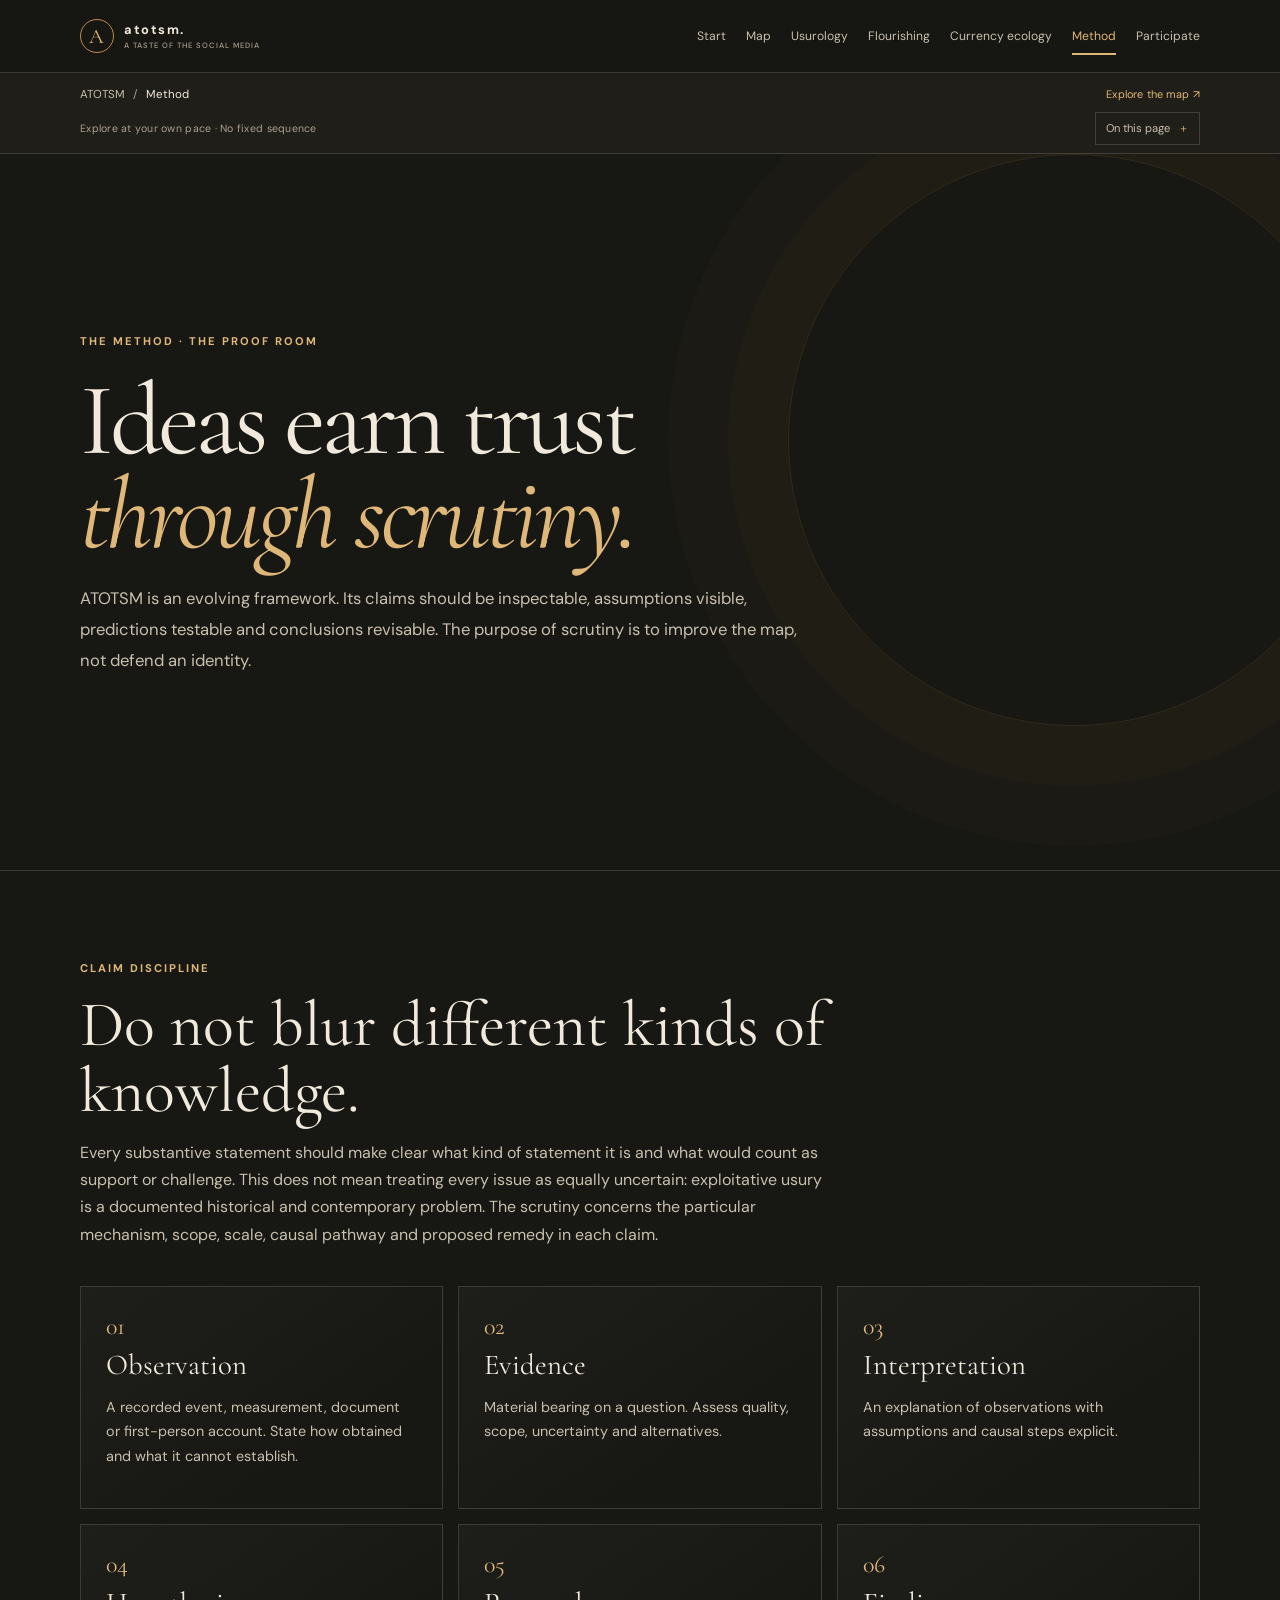
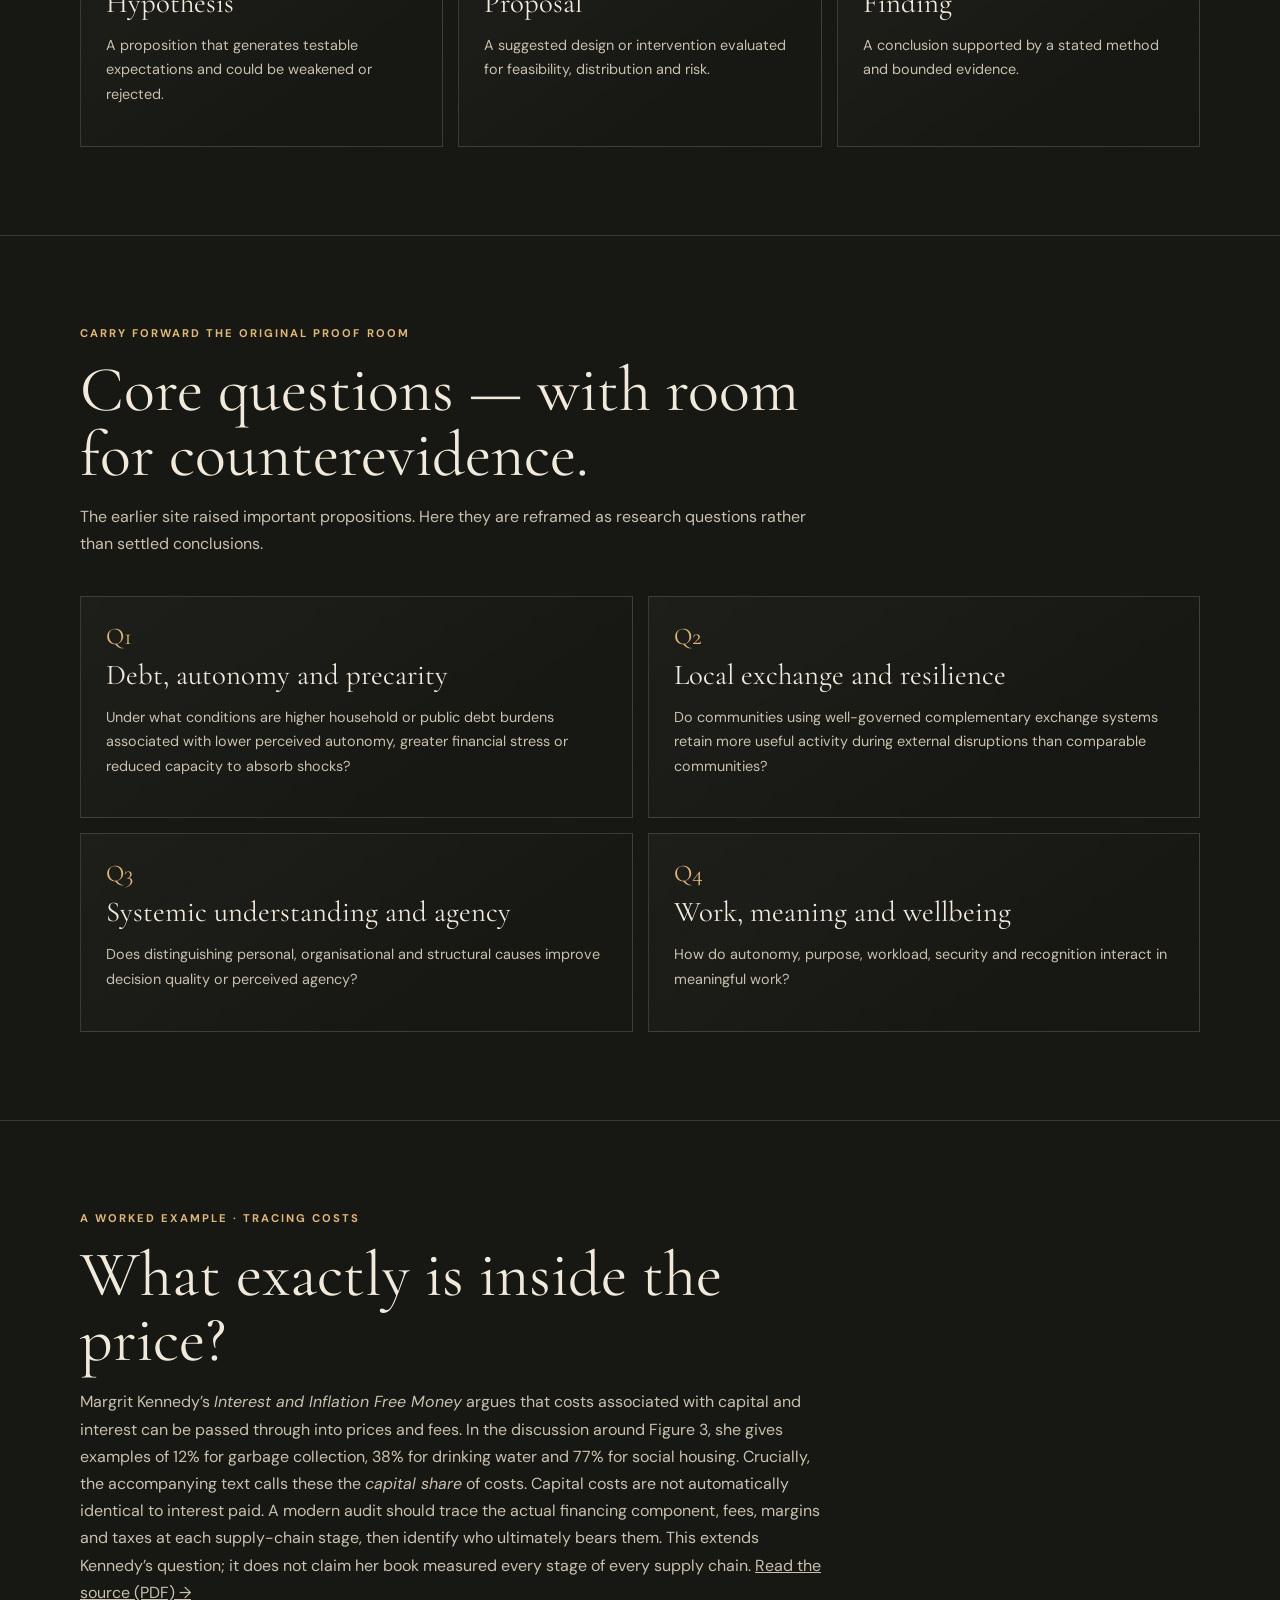
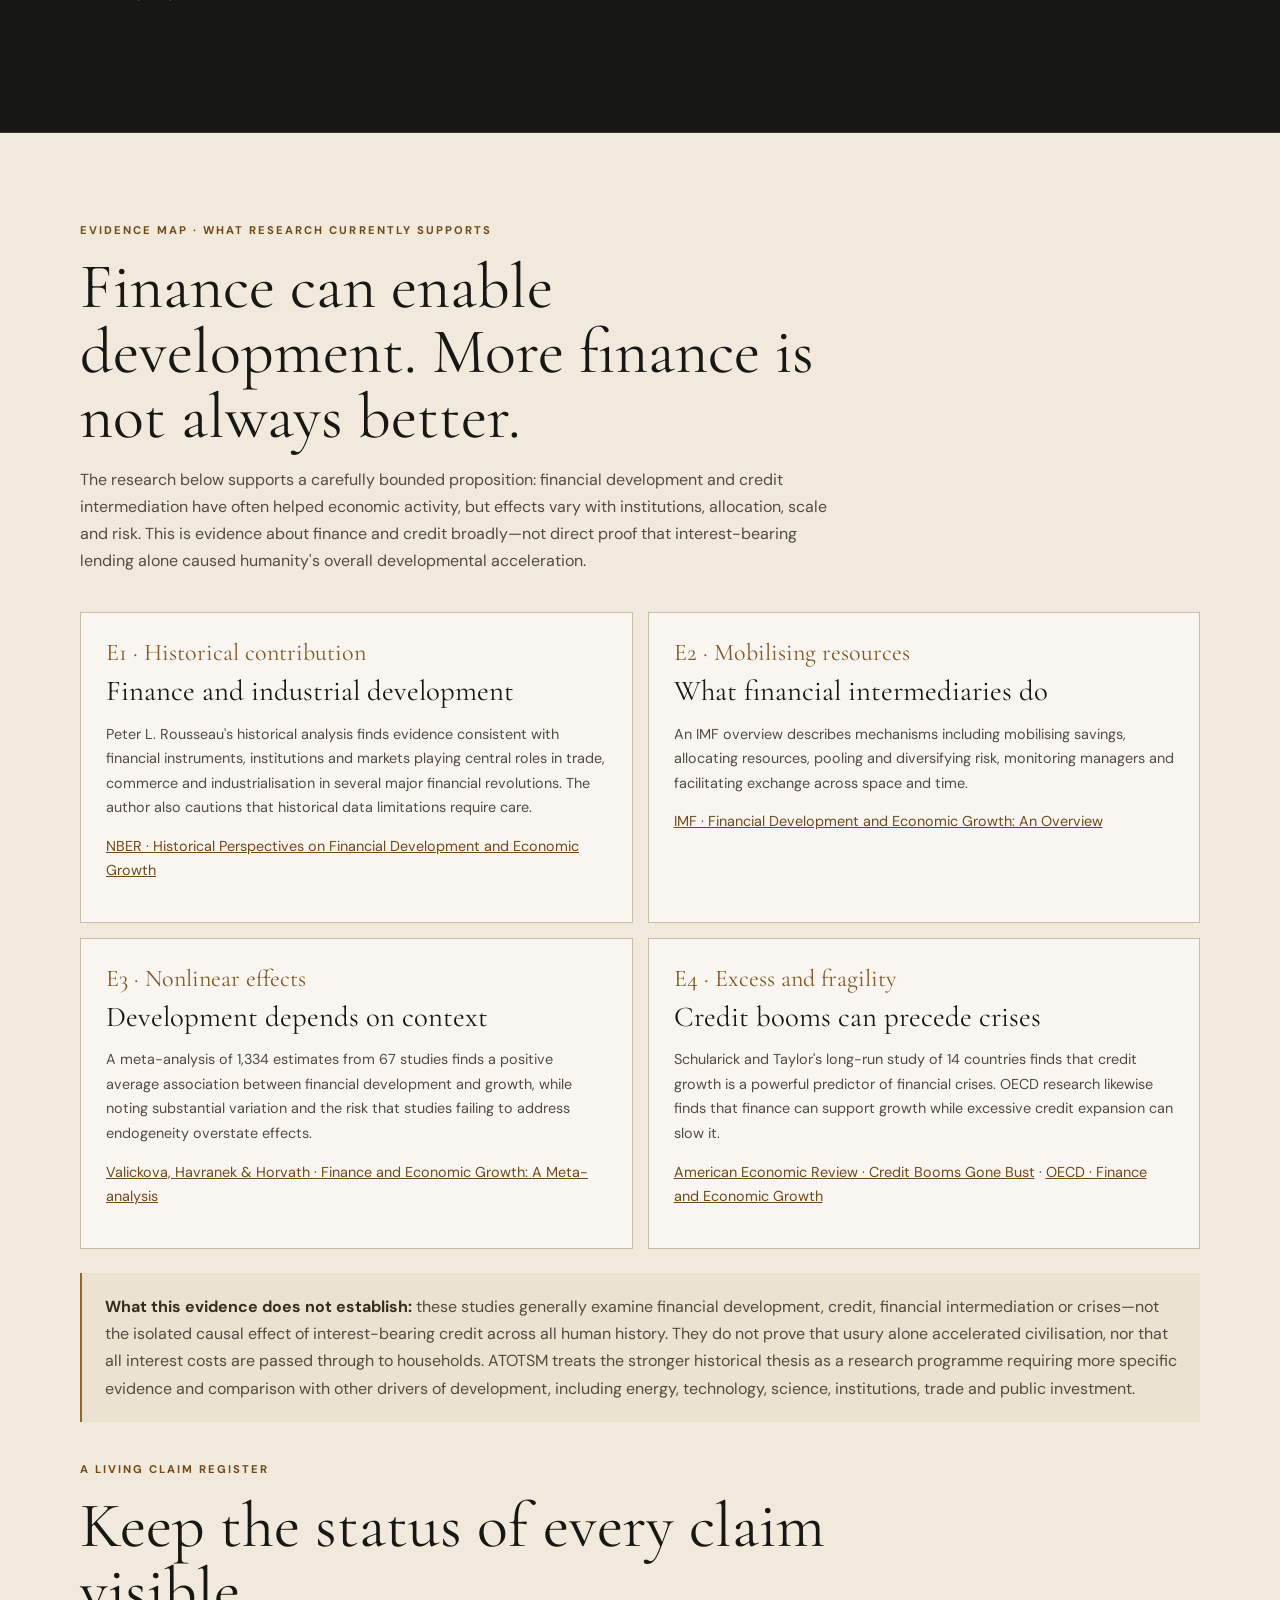
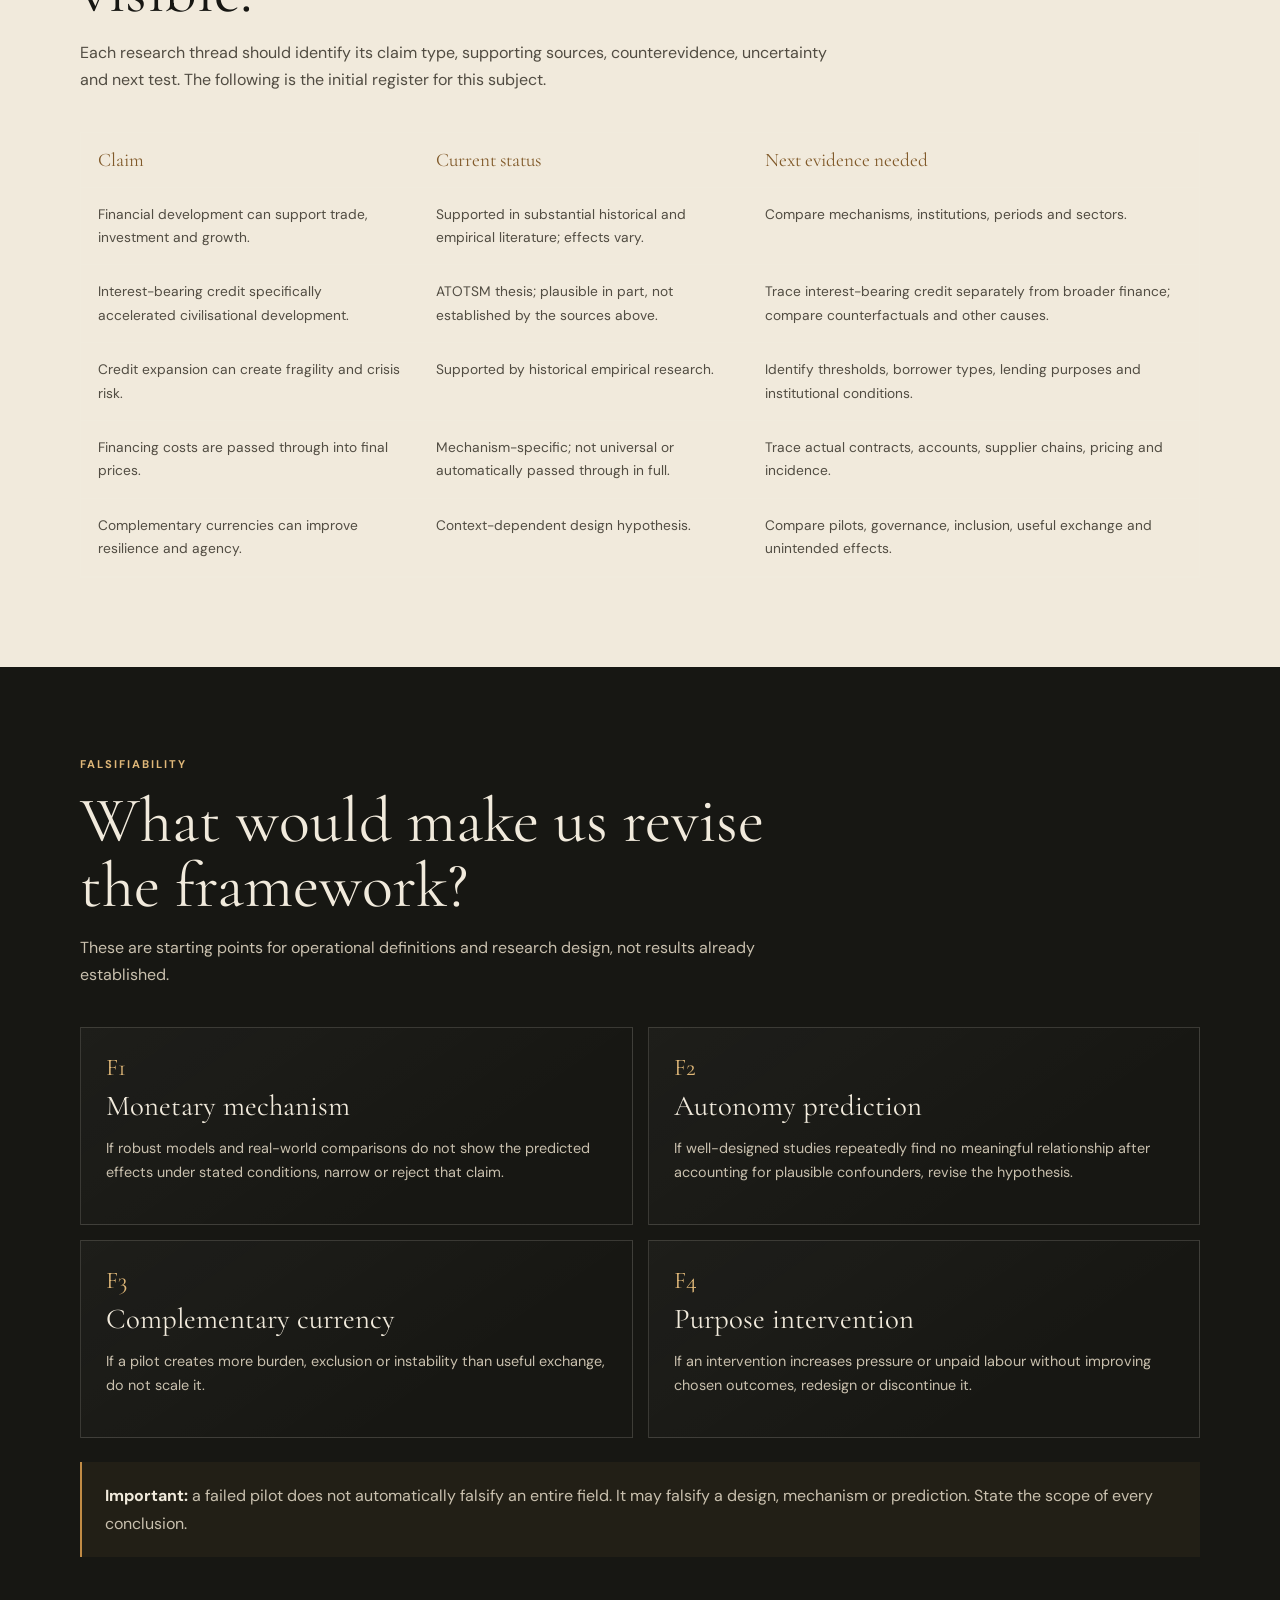
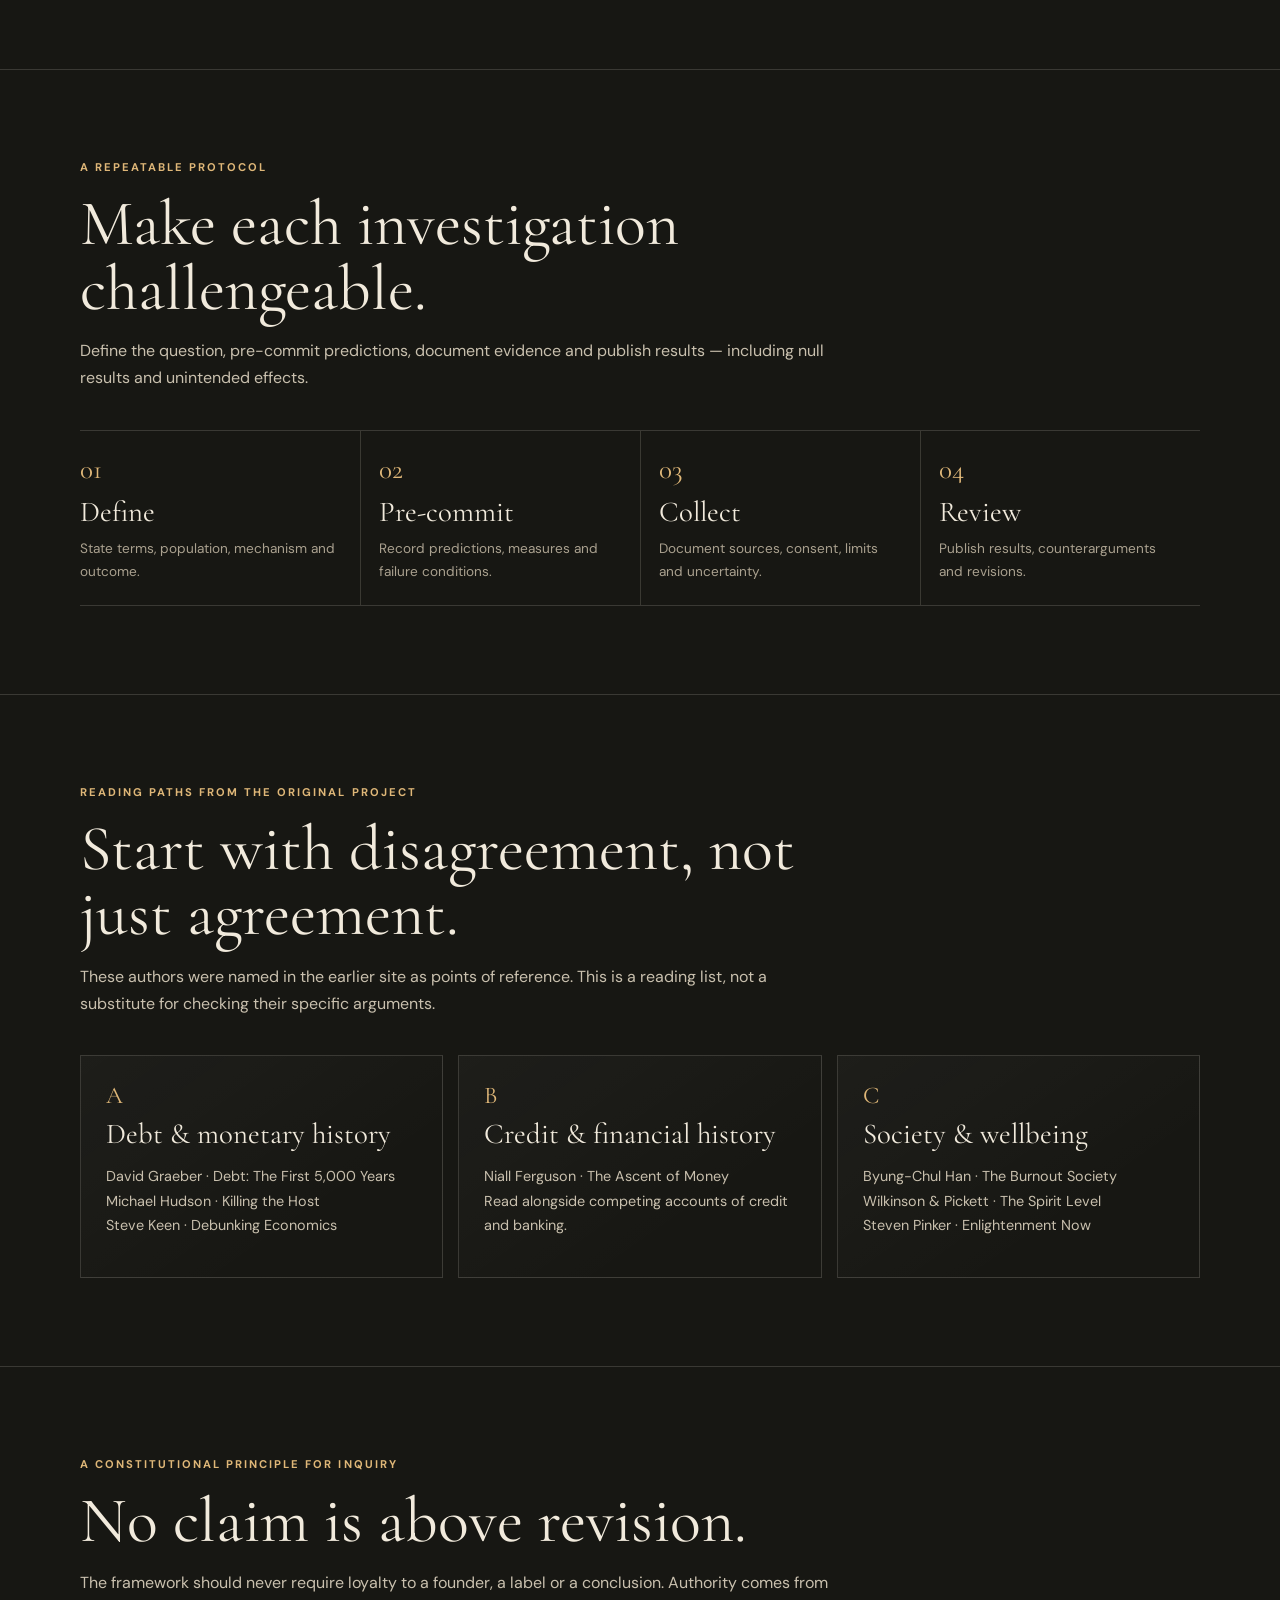
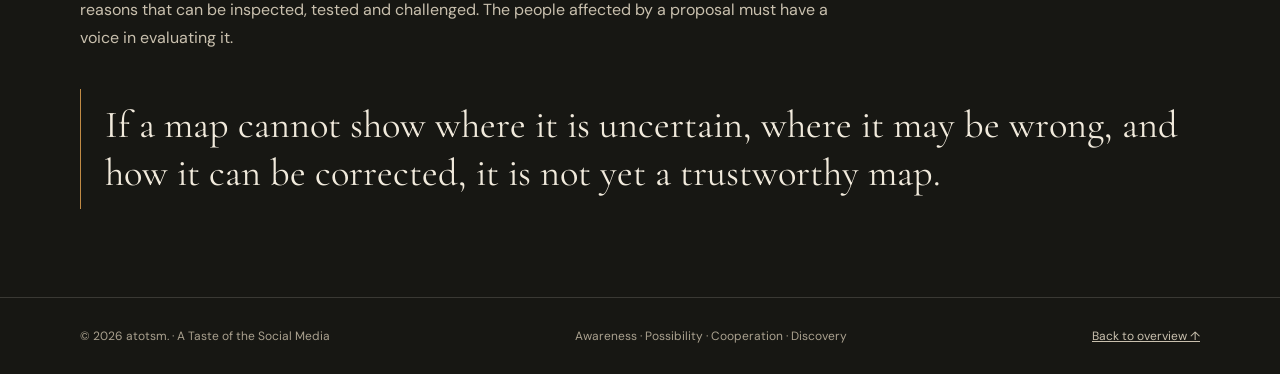
<file: method.html>
<!doctype html><html lang="en"><head><meta charset="utf-8"><meta name="viewport" content="width=device-width,initial-scale=1"><meta name="description" content="ATOTSM distinguishes evidence, interpretation, hypotheses and proposals; it invites counterarguments, falsification and revision."><title>Method & scrutiny · ATOTSM</title><link rel="preconnect" href="https://fonts.googleapis.com"><link href="https://fonts.googleapis.com/css2?family=Cormorant+Garamond:wght@400;500;600&family=DM+Sans:wght@400;500;600;700&display=swap" rel="stylesheet"><link rel="stylesheet" href="assets/site.css"></head><body>
<a class="skip-link" href="#main-content">Skip to content</a><header><nav class="wrap"><a class="brand" href="index.html"><span class="mark">A</span><span class="brand-word">atotsm.<small>A TASTE OF THE SOCIAL MEDIA</small></span></a><button class="menu" type="button" aria-label="Open navigation" aria-expanded="false" aria-controls="site-links">Menu</button><div class="links" id="site-links">
<a href="index.html">Start</a>
<a href="explore.html">Map</a>
<a href="usurology.html">Usurology</a>
<a href="ikigaiology.html">Flourishing</a>
<a href="laboratory.html">Currency ecology</a>
<a href="method.html" aria-current="page">Method</a>
<a href="value.html">Participate</a>
</div></nav></header><div class="orientation"><div class="wrap orientation-inner">
<div class="orientation-top">
<div class="breadcrumb"><a href="index.html">ATOTSM</a><span aria-hidden="true">/</span><span aria-current="page">Method</span></div>
<a class="orientation-map-link" href="explore.html">Explore the map <span aria-hidden="true">↗</span></a>
</div>
<div class="orientation-bottom">
<span class="orientation-hint">Explore at your own pace · No fixed sequence</span>
<div class="section-map">
<button class="section-map-trigger" type="button" aria-haspopup="dialog" aria-controls="section-index-dialog">On this page <span aria-hidden="true">＋</span></button>
<dialog class="section-index-dialog" id="section-index-dialog" aria-labelledby="section-index-title">
<div class="section-index-panel">
<div class="section-index-heading"><h2 id="section-index-title">On this page</h2><button class="section-index-close" type="button">Close <span aria-hidden="true">×</span></button></div>
<nav aria-label="On this page"></nav>
</div>
</dialog>
</div>
</div>
</div></div>
<main id="main-content" tabindex="-1"><section class="hero"><div class="wrap hero-inner"><div class="eyebrow">The method · The proof room</div><h1>Ideas earn trust<br><em>through scrutiny.</em></h1><p class="lead">ATOTSM is an evolving framework. Its claims should be inspectable, assumptions visible, predictions testable and conclusions revisable. The purpose of scrutiny is to improve the map, not defend an identity.</p></div></section><section><div class="wrap"><div class="head"><div class="eyebrow">Claim discipline</div><h2>Do not blur different kinds of knowledge.</h2><p>Every substantive statement should make clear what kind of statement it is and what would count as support or challenge. This does not mean treating every issue as equally uncertain: exploitative usury is a documented historical and contemporary problem. The scrutiny concerns the particular mechanism, scope, scale, causal pathway and proposed remedy in each claim.</p></div><div class="cards three"><article class="card"><div class="num">01</div><h3>Observation</h3><p>A recorded event, measurement, document or first-person account. State how obtained and what it cannot establish.</p></article><article class="card"><div class="num">02</div><h3>Evidence</h3><p>Material bearing on a question. Assess quality, scope, uncertainty and alternatives.</p></article><article class="card"><div class="num">03</div><h3>Interpretation</h3><p>An explanation of observations with assumptions and causal steps explicit.</p></article><article class="card"><div class="num">04</div><h3>Hypothesis</h3><p>A proposition that generates testable expectations and could be weakened or rejected.</p></article><article class="card"><div class="num">05</div><h3>Proposal</h3><p>A suggested design or intervention evaluated for feasibility, distribution and risk.</p></article><article class="card"><div class="num">06</div><h3>Finding</h3><p>A conclusion supported by a stated method and bounded evidence.</p></article></div></div></section><section><div class="wrap"><div class="head"><div class="eyebrow">Carry forward the original proof room</div><h2>Core questions — with room for counterevidence.</h2><p>The earlier site raised important propositions. Here they are reframed as research questions rather than settled conclusions.</p></div><div class="cards"><article class="card"><div class="num">Q1</div><h3>Debt, autonomy and precarity</h3><p>Under what conditions are higher household or public debt burdens associated with lower perceived autonomy, greater financial stress or reduced capacity to absorb shocks?</p></article><article class="card"><div class="num">Q2</div><h3>Local exchange and resilience</h3><p>Do communities using well-governed complementary exchange systems retain more useful activity during external disruptions than comparable communities?</p></article><article class="card"><div class="num">Q3</div><h3>Systemic understanding and agency</h3><p>Does distinguishing personal, organisational and structural causes improve decision quality or perceived agency?</p></article><article class="card"><div class="num">Q4</div><h3>Work, meaning and wellbeing</h3><p>How do autonomy, purpose, workload, security and recognition interact in meaningful work?</p></article></div></div></section><section><div class="wrap"><div class="head"><div class="eyebrow">A worked example · tracing costs</div><h2>What exactly is inside the price?</h2><p>Margrit Kennedy’s <em>Interest and Inflation Free Money</em> argues that costs associated with capital and interest can be passed through into prices and fees. In the discussion around Figure 3, she gives examples of 12% for garbage collection, 38% for drinking water and 77% for social housing. Crucially, the accompanying text calls these the <em>capital share</em> of costs. Capital costs are not automatically identical to interest paid. A modern audit should trace the actual financing component, fees, margins and taxes at each supply-chain stage, then identify who ultimately bears them. This extends Kennedy’s question; it does not claim her book measured every stage of every supply chain. <a href="https://www.kennedy-bibliothek.info/cx-content/uploads/bibliothek/GeldbuchEnglisch.pdf" target="_blank" rel="noopener">Read the source (PDF) →</a></p></div></div></section><section class="paper" id="evidence-map"><div class="wrap">
<div class="head"><div class="eyebrow">Evidence map · What research currently supports</div><h2>Finance can enable development. More finance is not always better.</h2>
<p>The research below supports a carefully bounded proposition: financial development and credit intermediation have often helped economic activity, but effects vary with institutions, allocation, scale and risk. This is evidence about finance and credit broadly—not direct proof that interest-bearing lending alone caused humanity's overall developmental acceleration.</p></div>
<div class="cards">
<article class="card"><div class="num">E1 · Historical contribution</div><h3>Finance and industrial development</h3><p>Peter L. Rousseau's historical analysis finds evidence consistent with financial instruments, institutions and markets playing central roles in trade, commerce and industrialisation in several major financial revolutions. The author also cautions that historical data limitations require care.</p><p><a href="https://www.nber.org/papers/w9333" target="_blank" rel="noopener">NBER · Historical Perspectives on Financial Development and Economic Growth</a></p></article>
<article class="card"><div class="num">E2 · Mobilising resources</div><h3>What financial intermediaries do</h3><p>An IMF overview describes mechanisms including mobilising savings, allocating resources, pooling and diversifying risk, monitoring managers and facilitating exchange across space and time.</p><p><a href="https://www.imf.org/en/publications/wp/issues/2016/12/30/financial-development-and-economic-growth-an-overview-3926" target="_blank" rel="noopener">IMF · Financial Development and Economic Growth: An Overview</a></p></article>
<article class="card"><div class="num">E3 · Nonlinear effects</div><h3>Development depends on context</h3><p>A meta-analysis of 1,334 estimates from 67 studies finds a positive average association between financial development and growth, while noting substantial variation and the risk that studies failing to address endogeneity overstate effects.</p><p><a href="https://onlinelibrary.wiley.com/doi/full/10.1111/joes.12068" target="_blank" rel="noopener">Valickova, Havranek & Horvath · Finance and Economic Growth: A Meta-analysis</a></p></article>
<article class="card"><div class="num">E4 · Excess and fragility</div><h3>Credit booms can precede crises</h3><p>Schularick and Taylor's long-run study of 14 countries finds that credit growth is a powerful predictor of financial crises. OECD research likewise finds that finance can support growth while excessive credit expansion can slow it.</p><p><a href="https://www.aeaweb.org/articles?id=10.1257/aer.102.2.1029" target="_blank" rel="noopener">American Economic Review · Credit Booms Gone Bust</a> · <a href="https://doi.org/10.1787/5js04v8z0m38-en" target="_blank" rel="noopener">OECD · Finance and Economic Growth</a></p></article>
</div>
<div class="note"><strong>What this evidence does not establish:</strong> these studies generally examine financial development, credit, financial intermediation or crises—not the isolated causal effect of interest-bearing credit across all human history. They do not prove that usury alone accelerated civilisation, nor that all interest costs are passed through to households. ATOTSM treats the stronger historical thesis as a research programme requiring more specific evidence and comparison with other drivers of development, including energy, technology, science, institutions, trade and public investment.</div>
<div class="head" style="margin-top:38px"><div class="eyebrow">A living claim register</div><h2>Keep the status of every claim visible.</h2><p>Each research thread should identify its claim type, supporting sources, counterevidence, uncertainty and next test. The following is the initial register for this subject.</p></div>
<div class="table-wrap"><table><thead><tr><th>Claim</th><th>Current status</th><th>Next evidence needed</th></tr></thead><tbody>
<tr><td>Financial development can support trade, investment and growth.</td><td>Supported in substantial historical and empirical literature; effects vary.</td><td>Compare mechanisms, institutions, periods and sectors.</td></tr>
<tr><td>Interest-bearing credit specifically accelerated civilisational development.</td><td>ATOTSM thesis; plausible in part, not established by the sources above.</td><td>Trace interest-bearing credit separately from broader finance; compare counterfactuals and other causes.</td></tr>
<tr><td>Credit expansion can create fragility and crisis risk.</td><td>Supported by historical empirical research.</td><td>Identify thresholds, borrower types, lending purposes and institutional conditions.</td></tr>
<tr><td>Financing costs are passed through into final prices.</td><td>Mechanism-specific; not universal or automatically passed through in full.</td><td>Trace actual contracts, accounts, supplier chains, pricing and incidence.</td></tr>
<tr><td>Complementary currencies can improve resilience and agency.</td><td>Context-dependent design hypothesis.</td><td>Compare pilots, governance, inclusion, useful exchange and unintended effects.</td></tr>
</tbody></table></div>
</div></section>
<section><div class="wrap"><div class="head"><div class="eyebrow">Falsifiability</div><h2>What would make us revise the framework?</h2><p>These are starting points for operational definitions and research design, not results already established.</p></div><div class="cards"><article class="card"><div class="num">F1</div><h3>Monetary mechanism</h3><p>If robust models and real-world comparisons do not show the predicted effects under stated conditions, narrow or reject that claim.</p></article><article class="card"><div class="num">F2</div><h3>Autonomy prediction</h3><p>If well-designed studies repeatedly find no meaningful relationship after accounting for plausible confounders, revise the hypothesis.</p></article><article class="card"><div class="num">F3</div><h3>Complementary currency</h3><p>If a pilot creates more burden, exclusion or instability than useful exchange, do not scale it.</p></article><article class="card"><div class="num">F4</div><h3>Purpose intervention</h3><p>If an intervention increases pressure or unpaid labour without improving chosen outcomes, redesign or discontinue it.</p></article></div><div class="note"><strong>Important:</strong> a failed pilot does not automatically falsify an entire field. It may falsify a design, mechanism or prediction. State the scope of every conclusion.</div></div></section><section><div class="wrap"><div class="head"><div class="eyebrow">A repeatable protocol</div><h2>Make each investigation challengeable.</h2><p>Define the question, pre-commit predictions, document evidence and publish results — including null results and unintended effects.</p></div><div class="steps"><article class="step"><b>01</b><h3>Define</h3><p>State terms, population, mechanism and outcome.</p></article><article class="step"><b>02</b><h3>Pre-commit</h3><p>Record predictions, measures and failure conditions.</p></article><article class="step"><b>03</b><h3>Collect</h3><p>Document sources, consent, limits and uncertainty.</p></article><article class="step"><b>04</b><h3>Review</h3><p>Publish results, counterarguments and revisions.</p></article></div></div></section><section><div class="wrap"><div class="head"><div class="eyebrow">Reading paths from the original project</div><h2>Start with disagreement, not just agreement.</h2><p>These authors were named in the earlier site as points of reference. This is a reading list, not a substitute for checking their specific arguments.</p></div><div class="cards three"><article class="card"><div class="num">A</div><h3>Debt & monetary history</h3><p>David Graeber · Debt: The First 5,000 Years<br>Michael Hudson · Killing the Host<br>Steve Keen · Debunking Economics</p></article><article class="card"><div class="num">B</div><h3>Credit & financial history</h3><p>Niall Ferguson · The Ascent of Money<br>Read alongside competing accounts of credit and banking.</p></article><article class="card"><div class="num">C</div><h3>Society & wellbeing</h3><p>Byung-Chul Han · The Burnout Society<br>Wilkinson & Pickett · The Spirit Level<br>Steven Pinker · Enlightenment Now</p></article></div></div></section><section><div class="wrap"><div class="head"><div class="eyebrow">A constitutional principle for inquiry</div><h2>No claim is above revision.</h2><p>The framework should never require loyalty to a founder, a label or a conclusion. Authority comes from reasons that can be inspected, tested and challenged. The people affected by a proposal must have a voice in evaluating it.</p></div><div class="quote">If a map cannot show where it is uncertain, where it may be wrong, and how it can be corrected, it is not yet a trustworthy map.</div></div></section></main><footer><div class="wrap foot"><span>© <span data-year></span> atotsm. · A Taste of the Social Media</span><span>Awareness · Possibility · Cooperation · Discovery</span><a href="index.html">Back to overview ↑</a></div></footer><script src="assets/site.js"></script></body></html>
</file>
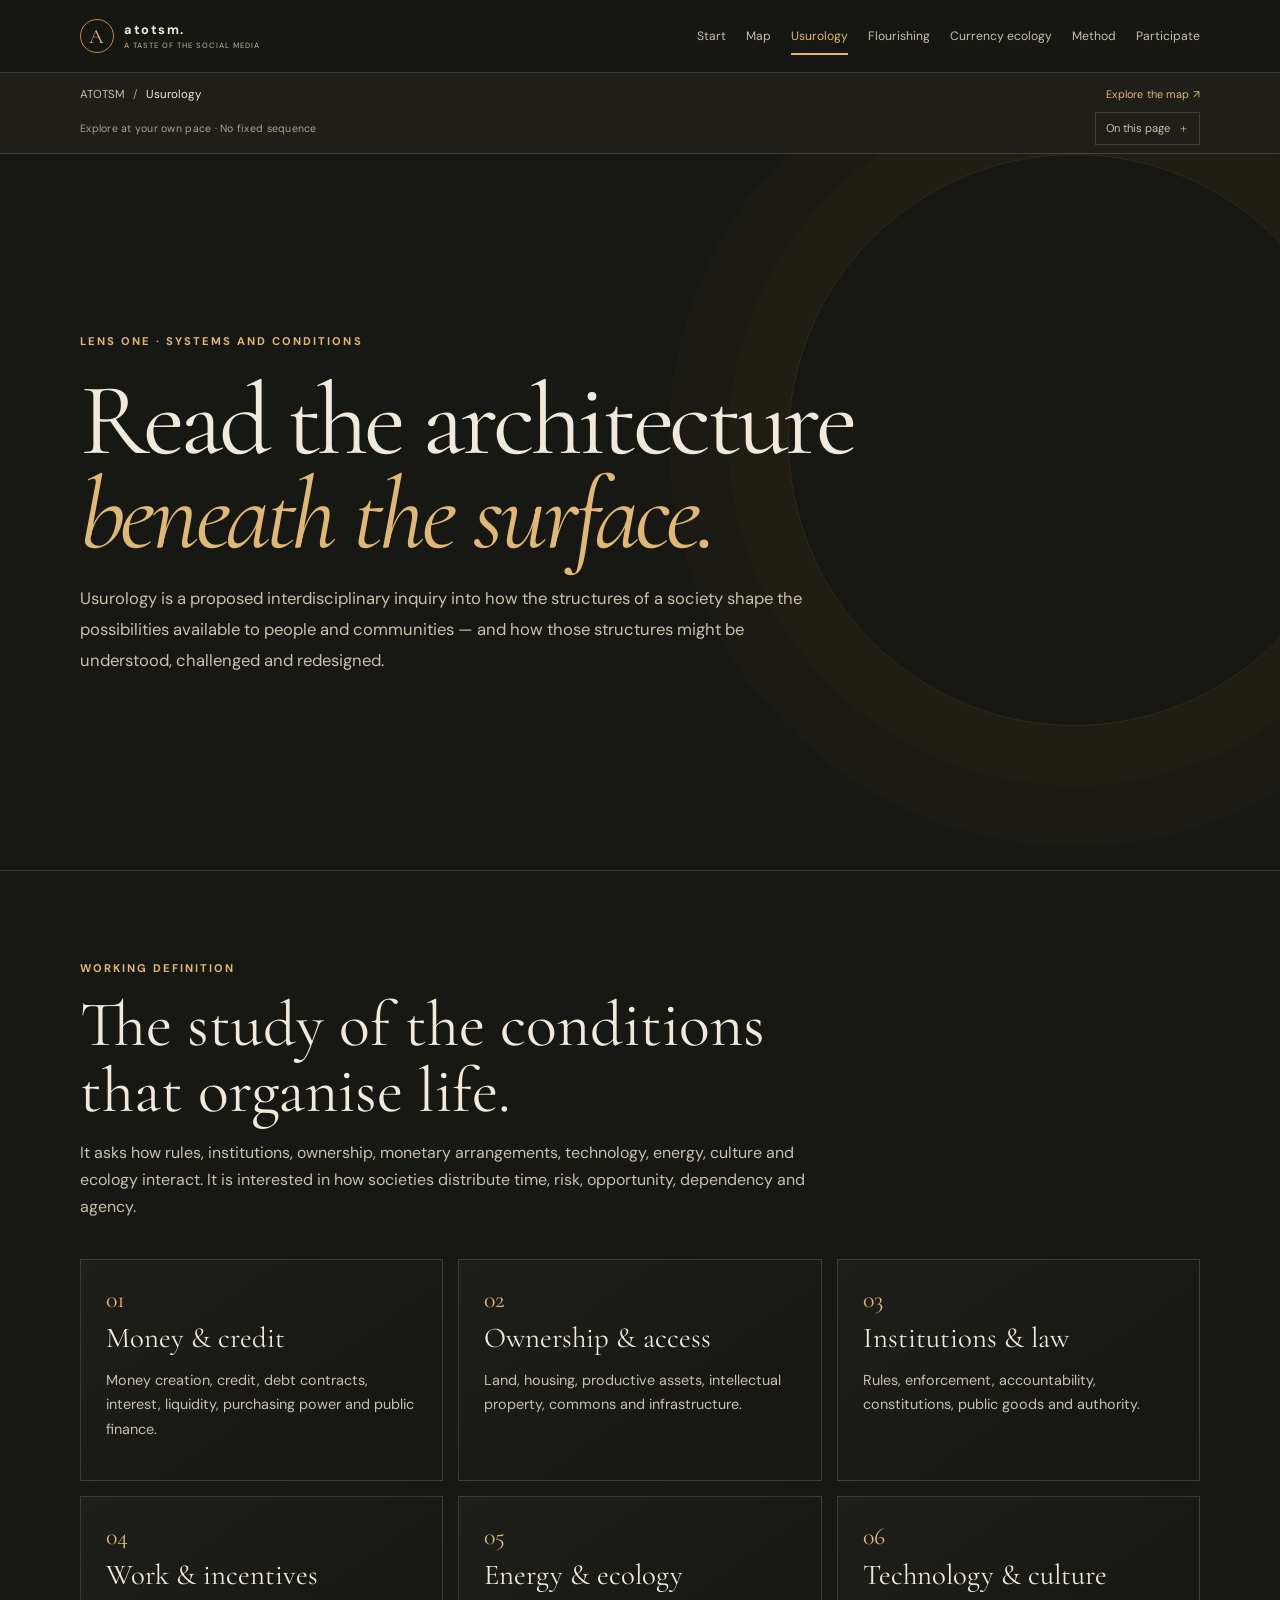
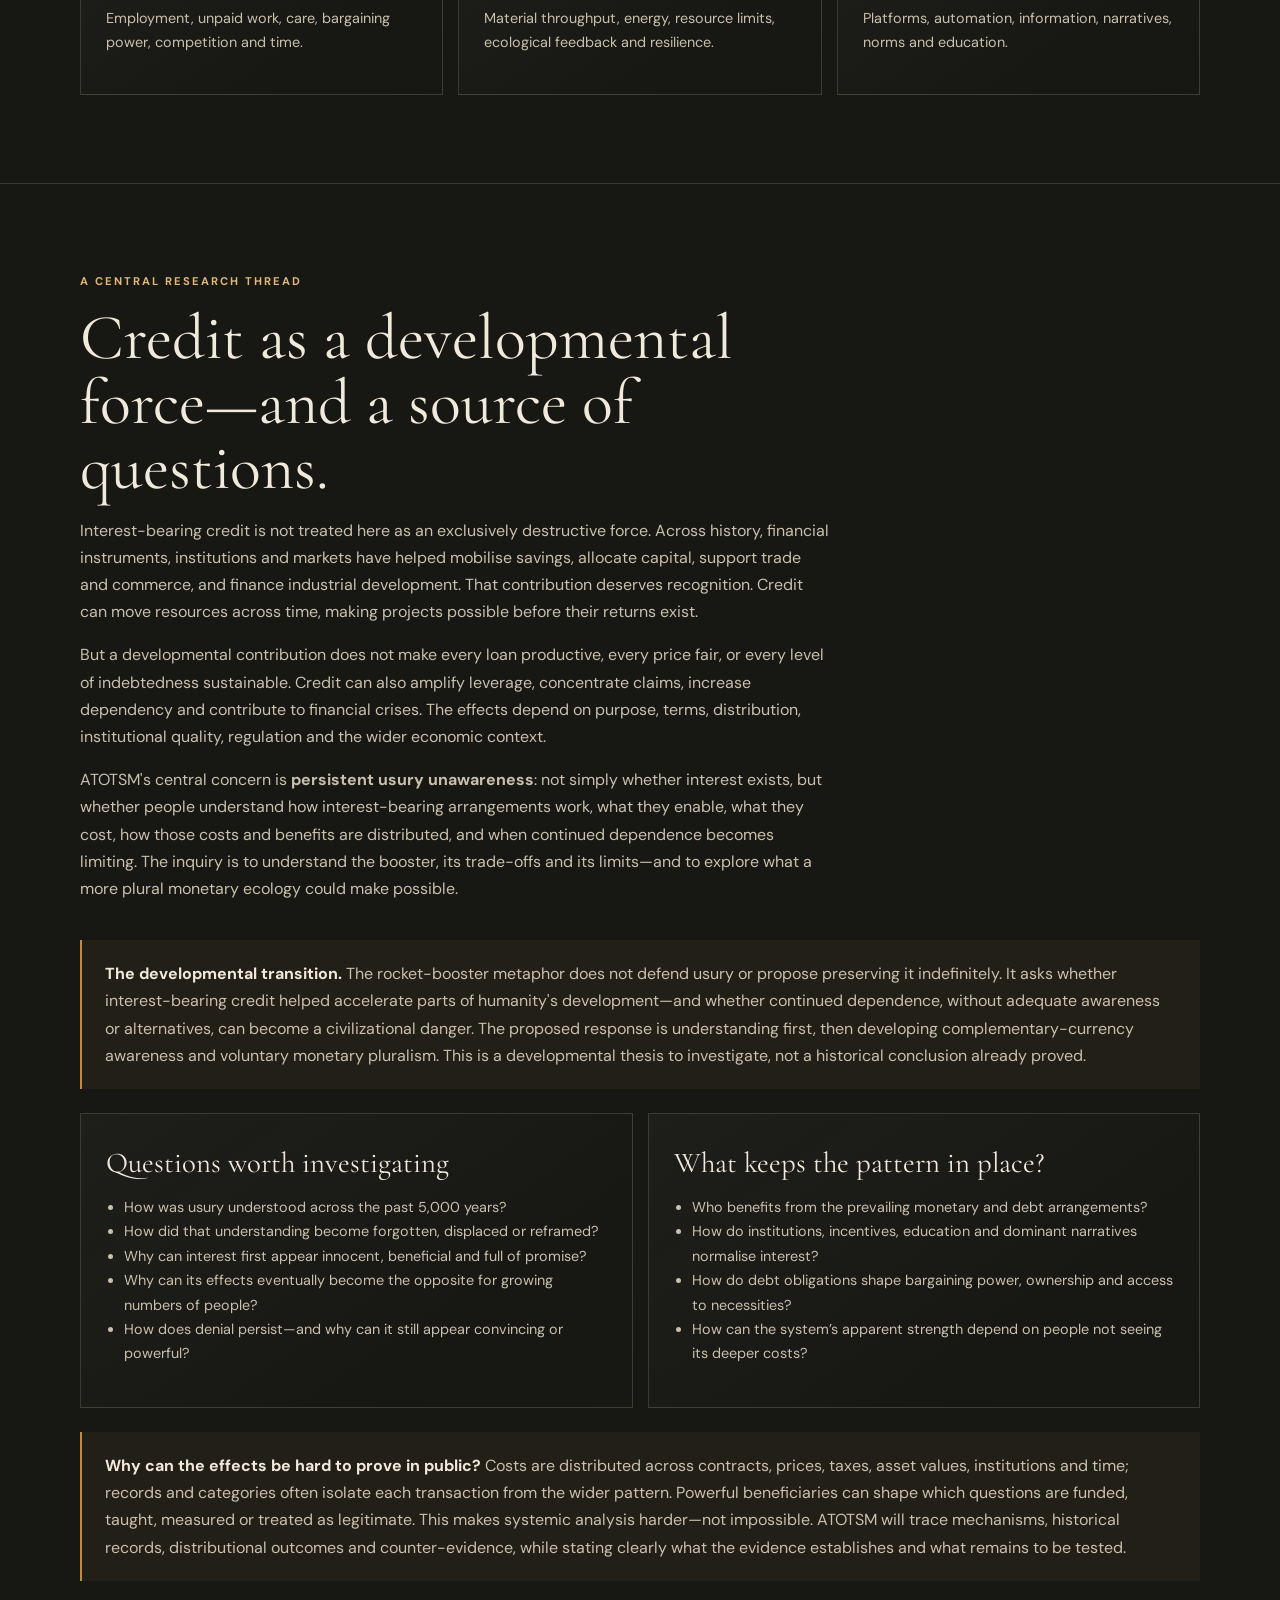
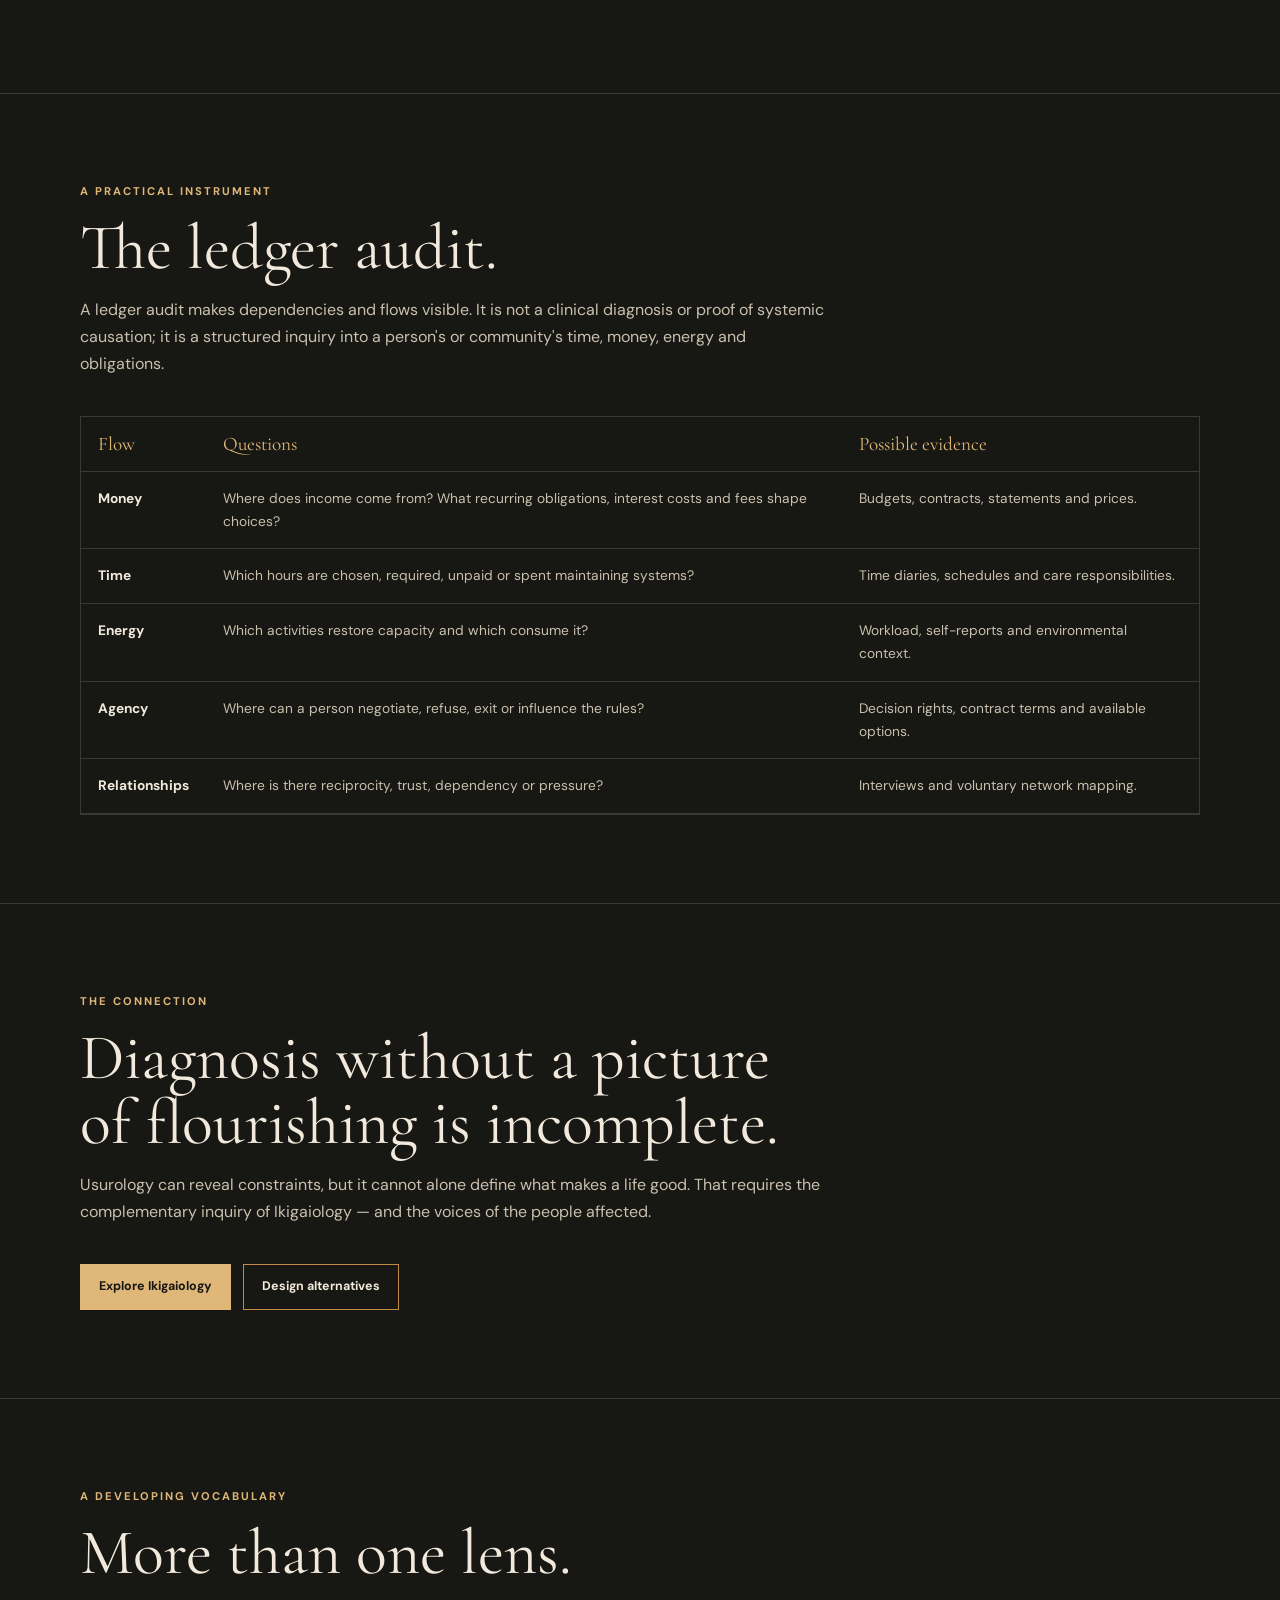
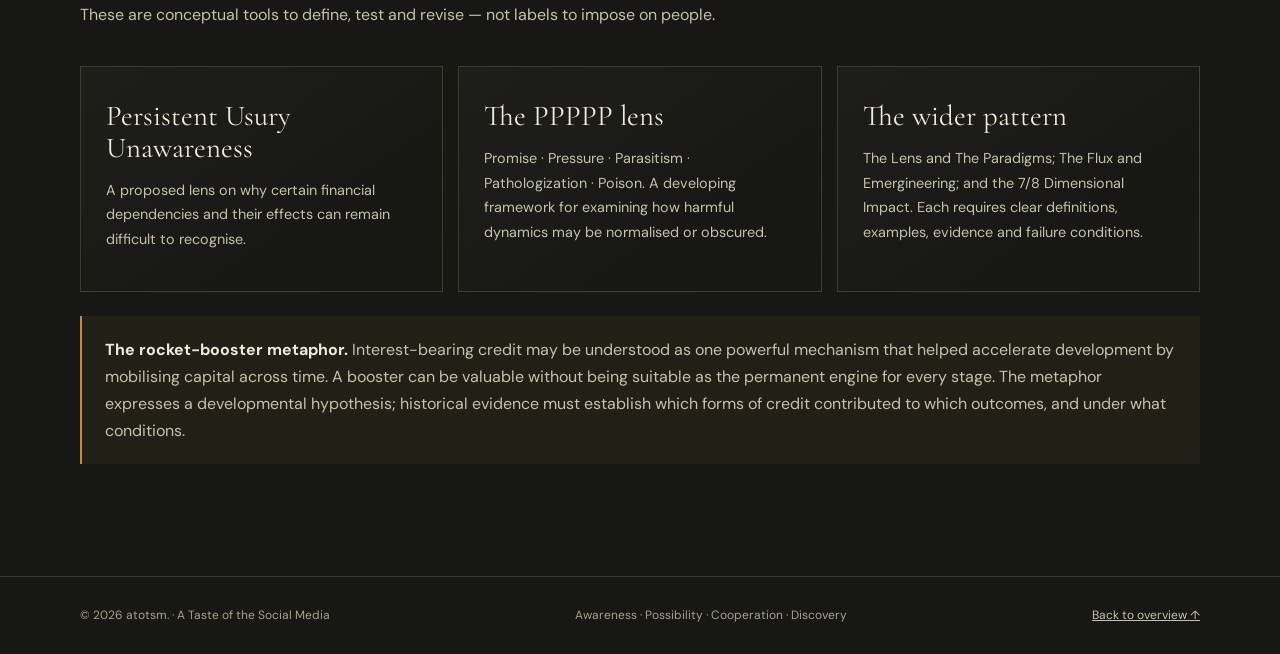
<file: usurology.html>
<!doctype html><html lang="en"><head><meta charset="utf-8"><meta name="viewport" content="width=device-width,initial-scale=1"><meta name="description" content="Usurology investigates how systems, institutions, money, ownership and ecological constraints shape human agency."><title>Usurology · ATOTSM</title><link rel="preconnect" href="https://fonts.googleapis.com"><link href="https://fonts.googleapis.com/css2?family=Cormorant+Garamond:wght@400;500;600&family=DM+Sans:wght@400;500;600;700&display=swap" rel="stylesheet"><link rel="stylesheet" href="assets/site.css"></head><body>
<a class="skip-link" href="#main-content">Skip to content</a><header><nav class="wrap"><a class="brand" href="index.html"><span class="mark">A</span><span class="brand-word">atotsm.<small>A TASTE OF THE SOCIAL MEDIA</small></span></a><button class="menu" type="button" aria-label="Open navigation" aria-expanded="false" aria-controls="site-links">Menu</button><div class="links" id="site-links">
<a href="index.html">Start</a>
<a href="explore.html">Map</a>
<a href="usurology.html" aria-current="page">Usurology</a>
<a href="ikigaiology.html">Flourishing</a>
<a href="laboratory.html">Currency ecology</a>
<a href="method.html">Method</a>
<a href="value.html">Participate</a>
</div></nav></header><div class="orientation"><div class="wrap orientation-inner">
<div class="orientation-top">
<div class="breadcrumb"><a href="index.html">ATOTSM</a><span aria-hidden="true">/</span><span aria-current="page">Usurology</span></div>
<a class="orientation-map-link" href="explore.html">Explore the map <span aria-hidden="true">↗</span></a>
</div>
<div class="orientation-bottom">
<span class="orientation-hint">Explore at your own pace · No fixed sequence</span>
<div class="section-map">
<button class="section-map-trigger" type="button" aria-haspopup="dialog" aria-controls="section-index-dialog">On this page <span aria-hidden="true">＋</span></button>
<dialog class="section-index-dialog" id="section-index-dialog" aria-labelledby="section-index-title">
<div class="section-index-panel">
<div class="section-index-heading"><h2 id="section-index-title">On this page</h2><button class="section-index-close" type="button">Close <span aria-hidden="true">×</span></button></div>
<nav aria-label="On this page"></nav>
</div>
</dialog>
</div>
</div>
</div></div>
<main id="main-content" tabindex="-1"><section class="hero"><div class="wrap hero-inner"><div class="eyebrow">Lens one · Systems and conditions</div><h1>Read the architecture<br><em>beneath the surface.</em></h1><p class="lead">Usurology is a proposed interdisciplinary inquiry into how the structures of a society shape the possibilities available to people and communities — and how those structures might be understood, challenged and redesigned.</p></div></section><section><div class="wrap"><div class="head"><div class="eyebrow">Working definition</div><h2>The study of the conditions that organise life.</h2><p>It asks how rules, institutions, ownership, monetary arrangements, technology, energy, culture and ecology interact. It is interested in how societies distribute time, risk, opportunity, dependency and agency.</p></div><div class="cards three"><article class="card"><div class="num">01</div><h3>Money & credit</h3><p>Money creation, credit, debt contracts, interest, liquidity, purchasing power and public finance.</p></article><article class="card"><div class="num">02</div><h3>Ownership & access</h3><p>Land, housing, productive assets, intellectual property, commons and infrastructure.</p></article><article class="card"><div class="num">03</div><h3>Institutions & law</h3><p>Rules, enforcement, accountability, constitutions, public goods and authority.</p></article><article class="card"><div class="num">04</div><h3>Work & incentives</h3><p>Employment, unpaid work, care, bargaining power, competition and time.</p></article><article class="card"><div class="num">05</div><h3>Energy & ecology</h3><p>Material throughput, energy, resource limits, ecological feedback and resilience.</p></article><article class="card"><div class="num">06</div><h3>Technology & culture</h3><p>Platforms, automation, information, narratives, norms and education.</p></article></div></div></section><section><div class="wrap"><div class="head"><div class="eyebrow">A central research thread</div><h2>Credit as a developmental force—and a source of questions.</h2><p>Interest-bearing credit is not treated here as an exclusively destructive force. Across history, financial instruments, institutions and markets have helped mobilise savings, allocate capital, support trade and commerce, and finance industrial development. That contribution deserves recognition. Credit can move resources across time, making projects possible before their returns exist.</p><p>But a developmental contribution does not make every loan productive, every price fair, or every level of indebtedness sustainable. Credit can also amplify leverage, concentrate claims, increase dependency and contribute to financial crises. The effects depend on purpose, terms, distribution, institutional quality, regulation and the wider economic context.</p><p>ATOTSM's central concern is <strong>persistent usury unawareness</strong>: not simply whether interest exists, but whether people understand how interest-bearing arrangements work, what they enable, what they cost, how those costs and benefits are distributed, and when continued dependence becomes limiting. The inquiry is to understand the booster, its trade-offs and its limits—and to explore what a more plural monetary ecology could make possible.</p></div><div class="note"><strong>The developmental transition.</strong> The rocket-booster metaphor does not defend usury or propose preserving it indefinitely. It asks whether interest-bearing credit helped accelerate parts of humanity's development—and whether continued dependence, without adequate awareness or alternatives, can become a civilizational danger. The proposed response is understanding first, then developing complementary-currency awareness and voluntary monetary pluralism. This is a developmental thesis to investigate, not a historical conclusion already proved.</div><div class="cards"><article class="card"><h3>Questions worth investigating</h3><ul><li>How was usury understood across the past 5,000 years?</li><li>How did that understanding become forgotten, displaced or reframed?</li><li>Why can interest first appear innocent, beneficial and full of promise?</li><li>Why can its effects eventually become the opposite for growing numbers of people?</li><li>How does denial persist—and why can it still appear convincing or powerful?</li></ul></article><article class="card"><h3>What keeps the pattern in place?</h3><ul><li>Who benefits from the prevailing monetary and debt arrangements?</li><li>How do institutions, incentives, education and dominant narratives normalise interest?</li><li>How do debt obligations shape bargaining power, ownership and access to necessities?</li><li>How can the system’s apparent strength depend on people not seeing its deeper costs?</li></ul></article></div><div class="note"><strong>Why can the effects be hard to prove in public?</strong> Costs are distributed across contracts, prices, taxes, asset values, institutions and time; records and categories often isolate each transaction from the wider pattern. Powerful beneficiaries can shape which questions are funded, taught, measured or treated as legitimate. This makes systemic analysis harder—not impossible. ATOTSM will trace mechanisms, historical records, distributional outcomes and counter-evidence, while stating clearly what the evidence establishes and what remains to be tested.</div></div></section><section><div class="wrap"><div class="head"><div class="eyebrow">A practical instrument</div><h2>The ledger audit.</h2><p>A ledger audit makes dependencies and flows visible. It is not a clinical diagnosis or proof of systemic causation; it is a structured inquiry into a person's or community's time, money, energy and obligations.</p></div><div class="table-wrap"><table><thead><tr><th>Flow</th><th>Questions</th><th>Possible evidence</th></tr></thead><tbody><tr><td><strong>Money</strong></td><td>Where does income come from? What recurring obligations, interest costs and fees shape choices?</td><td>Budgets, contracts, statements and prices.</td></tr><tr><td><strong>Time</strong></td><td>Which hours are chosen, required, unpaid or spent maintaining systems?</td><td>Time diaries, schedules and care responsibilities.</td></tr><tr><td><strong>Energy</strong></td><td>Which activities restore capacity and which consume it?</td><td>Workload, self-reports and environmental context.</td></tr><tr><td><strong>Agency</strong></td><td>Where can a person negotiate, refuse, exit or influence the rules?</td><td>Decision rights, contract terms and available options.</td></tr><tr><td><strong>Relationships</strong></td><td>Where is there reciprocity, trust, dependency or pressure?</td><td>Interviews and voluntary network mapping.</td></tr></tbody></table></div></div></section><section><div class="wrap"><div class="head"><div class="eyebrow">The connection</div><h2>Diagnosis without a picture of flourishing is incomplete.</h2><p>Usurology can reveal constraints, but it cannot alone define what makes a life good. That requires the complementary inquiry of Ikigaiology — and the voices of the people affected.</p></div><div class="actions"><a class="btn primary" href="ikigaiology.html">Explore Ikigaiology</a><a class="btn" href="laboratory.html">Design alternatives</a></div></div></section><section><div class="wrap"><div class="head"><div class="eyebrow">A developing vocabulary</div><h2>More than one lens.</h2><p>These are conceptual tools to define, test and revise — not labels to impose on people.</p></div><div class="cards three"><article class="card"><h3>Persistent Usury Unawareness</h3><p>A proposed lens on why certain financial dependencies and their effects can remain difficult to recognise.</p></article><article class="card"><h3>The PPPPP lens</h3><p>Promise · Pressure · Parasitism · Pathologization · Poison. A developing framework for examining how harmful dynamics may be normalised or obscured.</p></article><article class="card"><h3>The wider pattern</h3><p>The Lens and The Paradigms; The Flux and Emergineering; and the 7/8 Dimensional Impact. Each requires clear definitions, examples, evidence and failure conditions.</p></article></div><div class="note"><strong>The rocket-booster metaphor.</strong> Interest-bearing credit may be understood as one powerful mechanism that helped accelerate development by mobilising capital across time. A booster can be valuable without being suitable as the permanent engine for every stage. The metaphor expresses a developmental hypothesis; historical evidence must establish which forms of credit contributed to which outcomes, and under what conditions.</div></div></section></main><footer><div class="wrap foot"><span>© <span data-year></span> atotsm. · A Taste of the Social Media</span><span>Awareness · Possibility · Cooperation · Discovery</span><a href="index.html">Back to overview ↑</a></div></footer><script src="assets/site.js"></script></body></html>
</file>
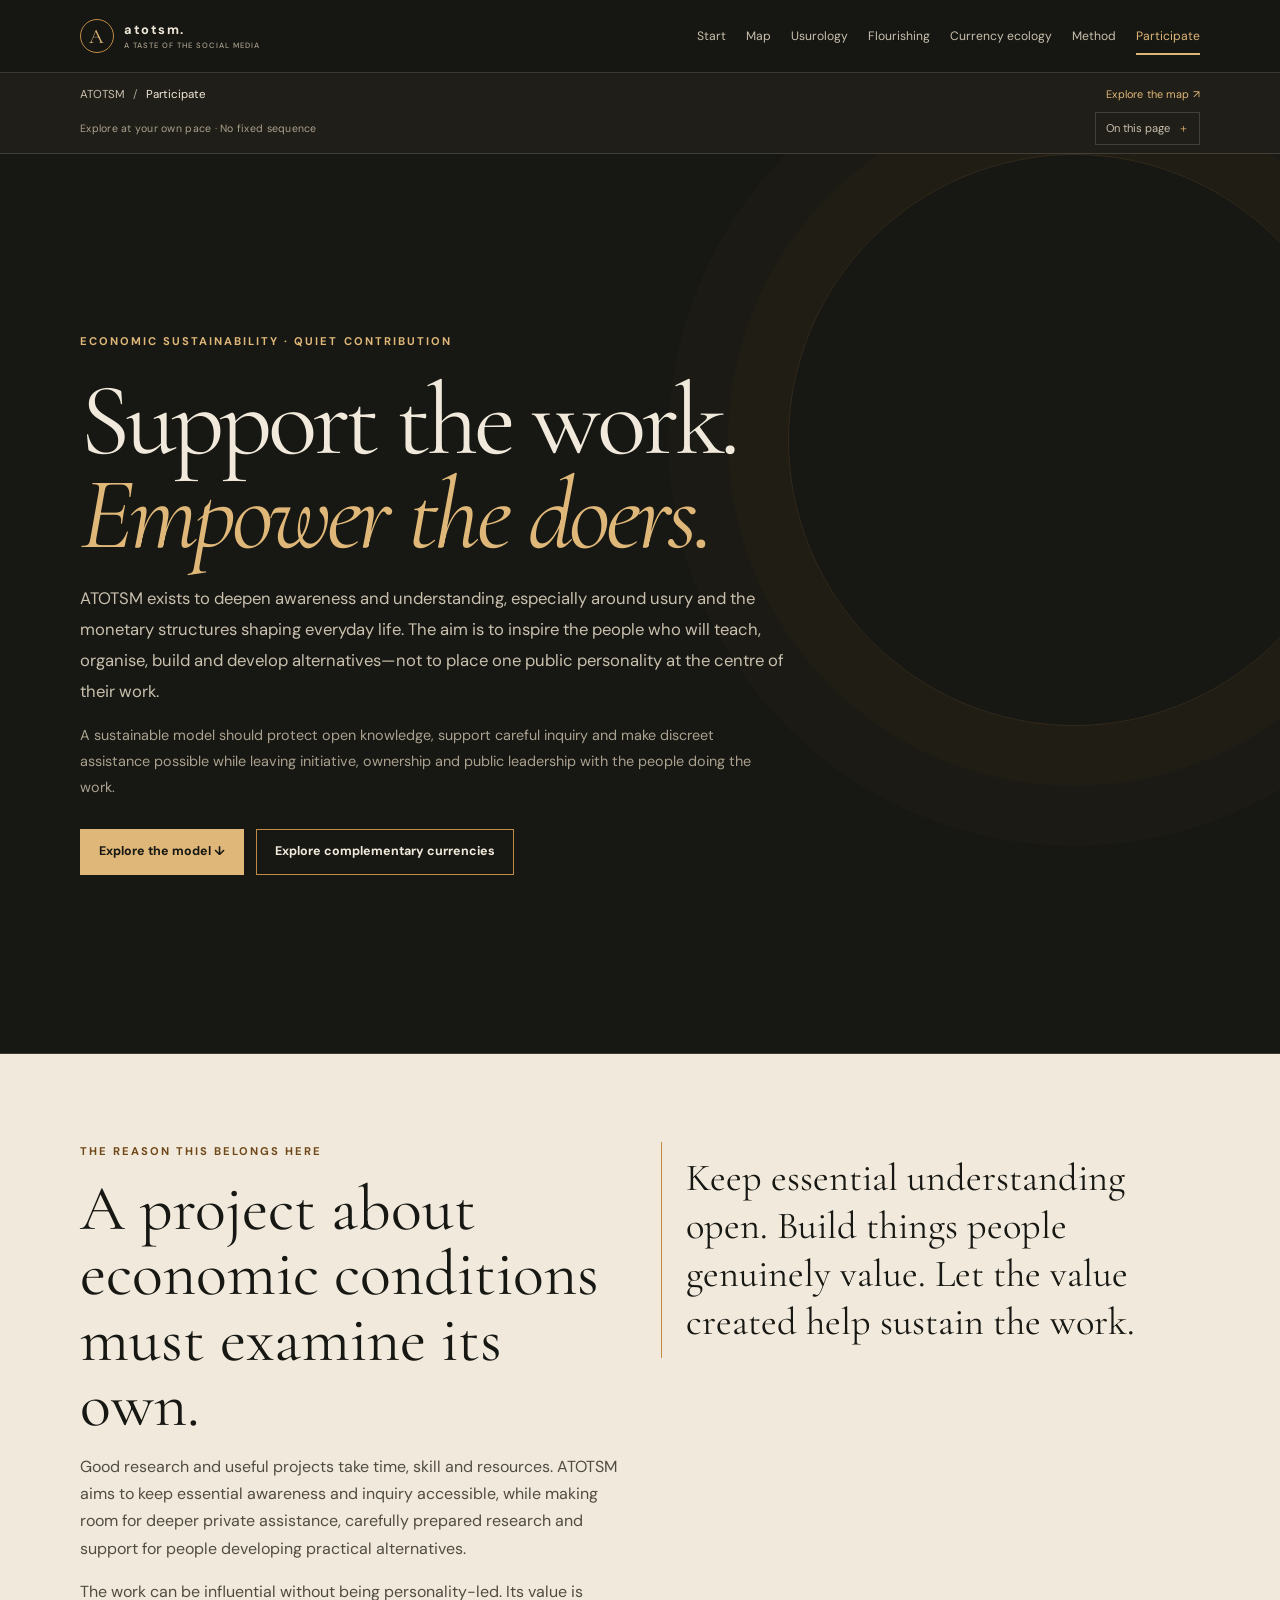
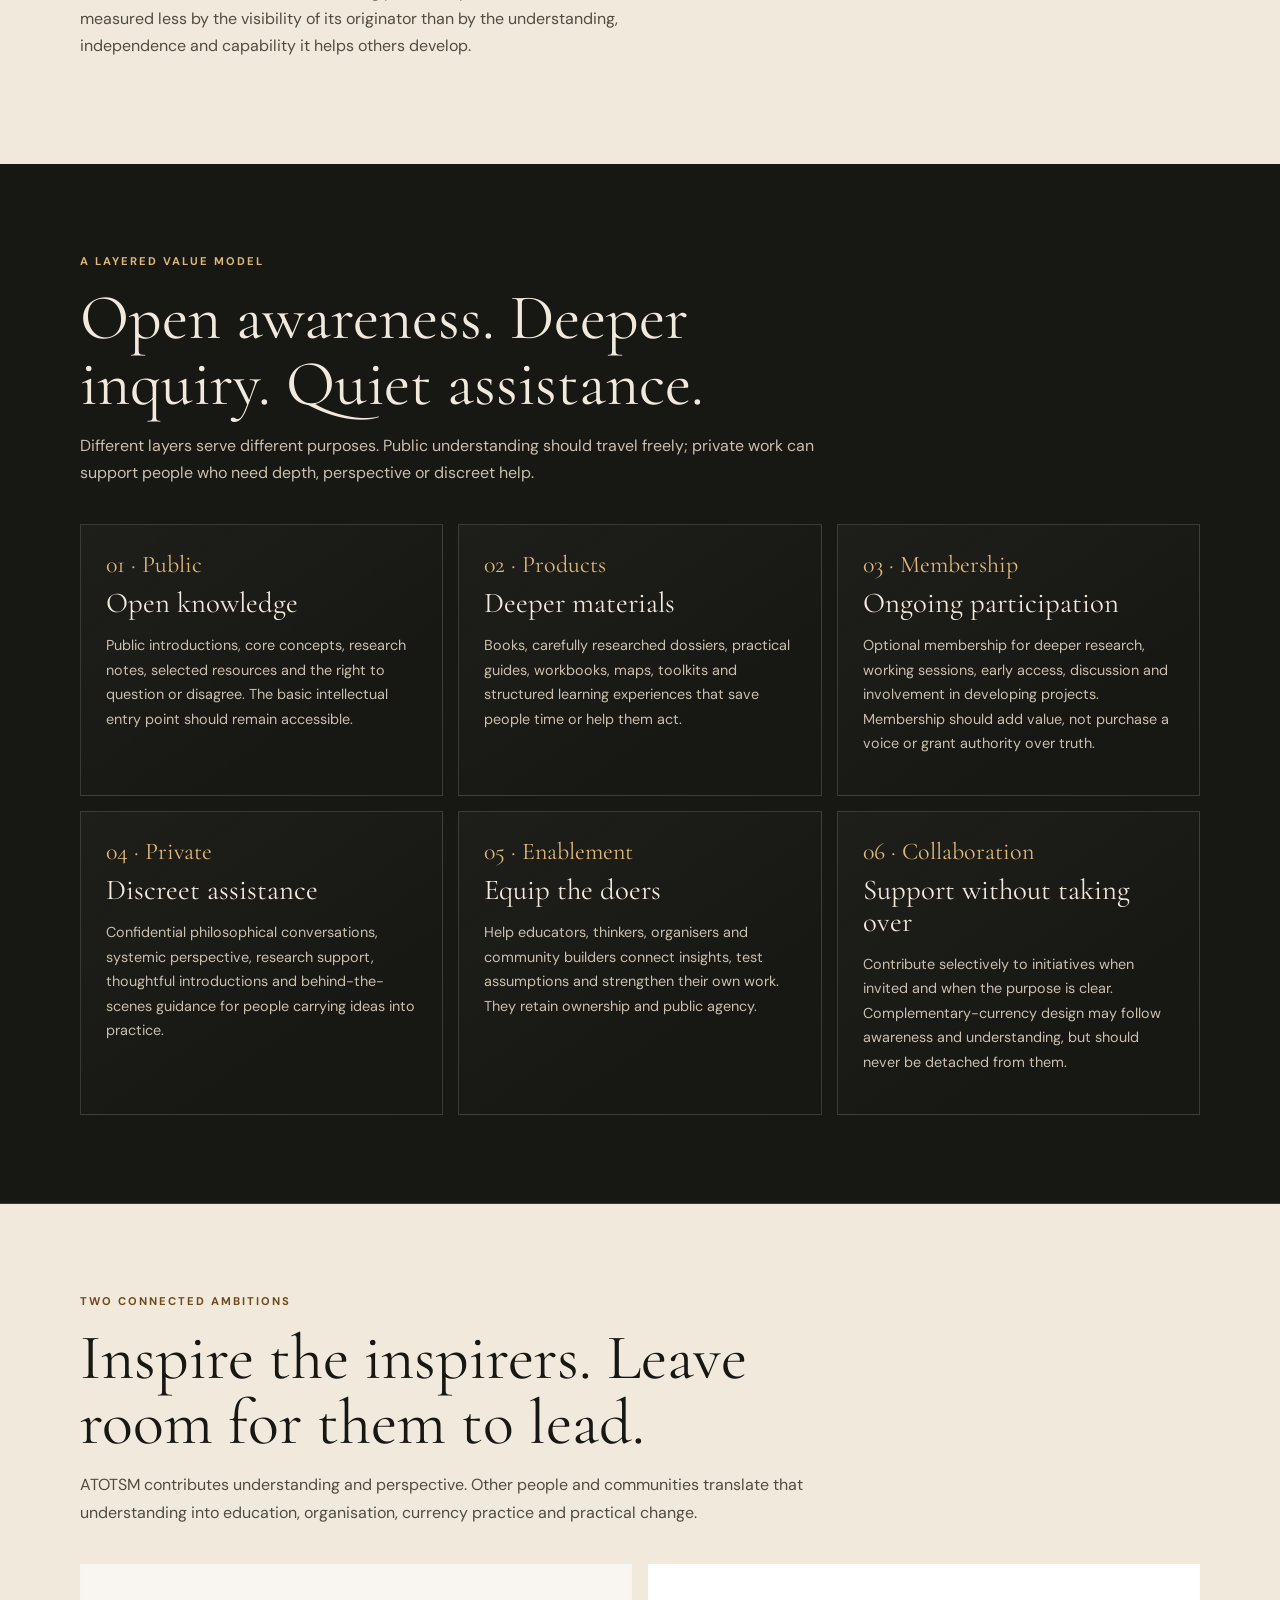
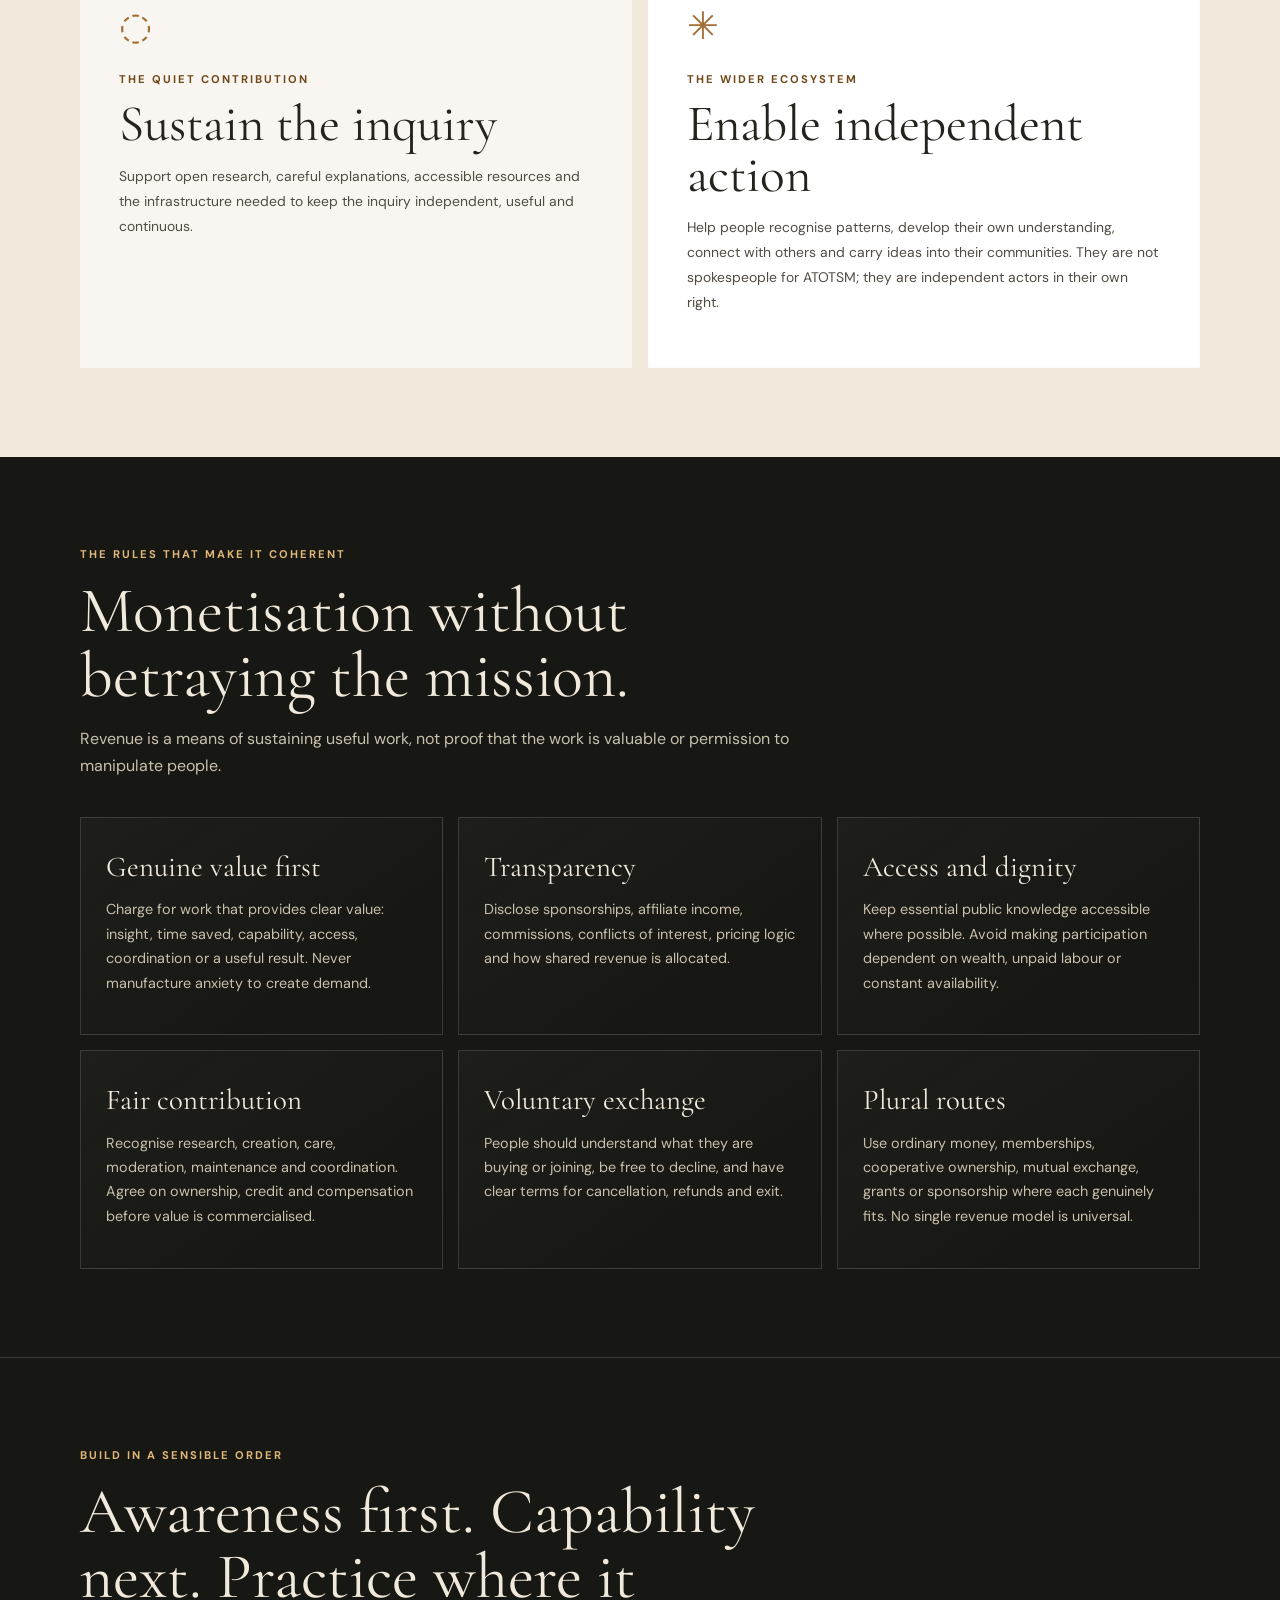
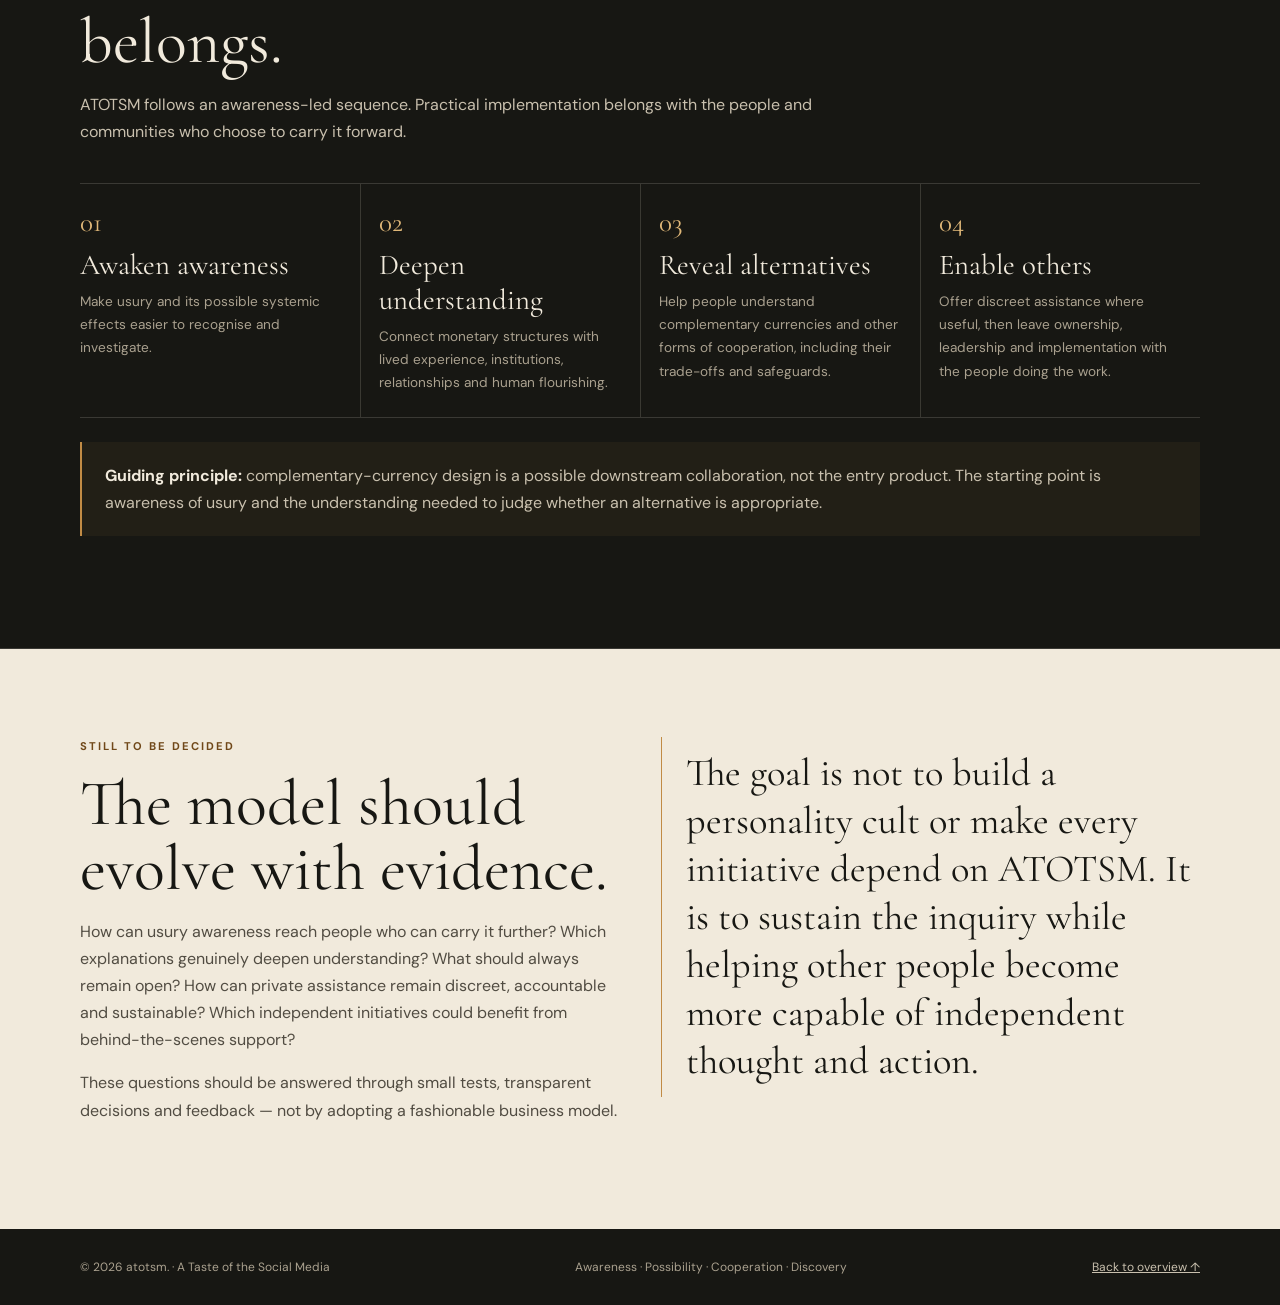
<file: value.html>
<!doctype html>
<html lang="en">
<head>
<meta charset="utf-8">
<meta name="viewport" content="width=device-width,initial-scale=1">
<meta name="description" content="How ATOTSM sustains open inquiry and quietly supports the people developing cooperative and flourishing alternatives.">
<title>Value & participation · ATOTSM</title>
<link rel="preconnect" href="https://fonts.googleapis.com">
<link href="https://fonts.googleapis.com/css2?family=Cormorant+Garamond:wght@400;500;600&family=DM+Sans:wght@400;500;600;700&display=swap" rel="stylesheet">
<link rel="stylesheet" href="assets/site.css">
</head>
<body>
<a class="skip-link" href="#main-content">Skip to content</a>
<header><nav class="wrap">
<a class="brand" href="index.html"><span class="mark">A</span><span class="brand-word">atotsm.<small>A TASTE OF THE SOCIAL MEDIA</small></span></a>
<button class="menu" type="button" aria-label="Open navigation" aria-expanded="false" aria-controls="site-links">Menu</button>
<div class="links" id="site-links">
<a href="index.html">Start</a>
<a href="explore.html">Map</a>
<a href="usurology.html">Usurology</a>
<a href="ikigaiology.html">Flourishing</a>
<a href="laboratory.html">Currency ecology</a>
<a href="method.html">Method</a>
<a href="value.html" aria-current="page">Participate</a>
</div>
</nav></header>
<div class="orientation"><div class="wrap orientation-inner">
<div class="orientation-top">
<div class="breadcrumb"><a href="index.html">ATOTSM</a><span aria-hidden="true">/</span><span aria-current="page">Participate</span></div>
<a class="orientation-map-link" href="explore.html">Explore the map <span aria-hidden="true">↗</span></a>
</div>
<div class="orientation-bottom">
<span class="orientation-hint">Explore at your own pace · No fixed sequence</span>
<div class="section-map">
<button class="section-map-trigger" type="button" aria-haspopup="dialog" aria-controls="section-index-dialog">On this page <span aria-hidden="true">＋</span></button>
<dialog class="section-index-dialog" id="section-index-dialog" aria-labelledby="section-index-title">
<div class="section-index-panel">
<div class="section-index-heading"><h2 id="section-index-title">On this page</h2><button class="section-index-close" type="button">Close <span aria-hidden="true">×</span></button></div>
<nav aria-label="On this page"></nav>
</div>
</dialog>
</div>
</div>
</div></div>
<main id="main-content" tabindex="-1">
<section class="hero"><div class="wrap hero-inner">
<div class="eyebrow">Economic sustainability · Quiet contribution</div>
<h1>Support the work.<br><em>Empower the doers.</em></h1>
<p class="lead">ATOTSM exists to deepen awareness and understanding, especially around usury and the monetary structures shaping everyday life. The aim is to inspire the people who will teach, organise, build and develop alternatives—not to place one public personality at the centre of their work.</p>
<p class="hero-invitation">A sustainable model should protect open knowledge, support careful inquiry and make discreet assistance possible while leaving initiative, ownership and public leadership with the people doing the work.</p>
<div class="actions"><a class="btn primary" href="#model">Explore the model ↓</a><a class="btn" href="laboratory.html">Explore complementary currencies</a></div>
</div></section>
<section id="quiet-assistance" class="paper"><div class="wrap split">
<div><div class="eyebrow">The reason this belongs here</div><h2 class="display-heading">A project about economic conditions must examine its own.</h2>
<p>Good research and useful projects take time, skill and resources. ATOTSM aims to keep essential awareness and inquiry accessible, while making room for deeper private assistance, carefully prepared research and support for people developing practical alternatives.</p>
<p>The work can be influential without being personality-led. Its value is measured less by the visibility of its originator than by the understanding, independence and capability it helps others develop.</p></div>
<div class="quote">Keep essential understanding open. Build things people genuinely value. Let the value created help sustain the work.</div>
</div></section>
<section id="model"><div class="wrap">
<div class="head"><div class="eyebrow">A layered value model</div><h2>Open awareness. Deeper inquiry. Quiet assistance.</h2>
<p>Different layers serve different purposes. Public understanding should travel freely; private work can support people who need depth, perspective or discreet help.</p></div>
<div class="cards three">
<article class="card"><div class="num">01 · Public</div><h3>Open knowledge</h3><p>Public introductions, core concepts, research notes, selected resources and the right to question or disagree. The basic intellectual entry point should remain accessible.</p></article>
<article class="card"><div class="num">02 · Products</div><h3>Deeper materials</h3><p>Books, carefully researched dossiers, practical guides, workbooks, maps, toolkits and structured learning experiences that save people time or help them act.</p></article>
<article class="card"><div class="num">03 · Membership</div><h3>Ongoing participation</h3><p>Optional membership for deeper research, working sessions, early access, discussion and involvement in developing projects. Membership should add value, not purchase a voice or grant authority over truth.</p></article>
<article class="card"><div class="num">04 · Private</div><h3>Discreet assistance</h3><p>Confidential philosophical conversations, systemic perspective, research support, thoughtful introductions and behind-the-scenes guidance for people carrying ideas into practice.</p></article>
<article class="card"><div class="num">05 · Enablement</div><h3>Equip the doers</h3><p>Help educators, thinkers, organisers and community builders connect insights, test assumptions and strengthen their own work. They retain ownership and public agency.</p></article>
<article class="card"><div class="num">06 · Collaboration</div><h3>Support without taking over</h3><p>Contribute selectively to initiatives when invited and when the purpose is clear. Complementary-currency design may follow awareness and understanding, but should never be detached from them.</p></article>
</div>
</div></section>
<section class="paper" id="two-goals"><div class="wrap">
<div class="head"><div class="eyebrow">Two connected ambitions</div><h2>Inspire the inspirers. Leave room for them to lead.</h2><p>ATOTSM contributes understanding and perspective. Other people and communities translate that understanding into education, organisation, currency practice and practical change.</p></div>
<div class="condition-grid">
<article class="condition-card"><div class="condition-symbol">◌</div><div class="eyebrow">The quiet contribution</div><h3>Sustain the inquiry</h3><p>Support open research, careful explanations, accessible resources and the infrastructure needed to keep the inquiry independent, useful and continuous.</p></article>
<article class="condition-card arcadia"><div class="condition-symbol">✳</div><div class="eyebrow">The wider ecosystem</div><h3>Enable independent action</h3><p>Help people recognise patterns, develop their own understanding, connect with others and carry ideas into their communities. They are not spokespeople for ATOTSM; they are independent actors in their own right.</p></article>
</div>
</div></section>
<section id="principles"><div class="wrap">
<div class="head"><div class="eyebrow">The rules that make it coherent</div><h2>Monetisation without betraying the mission.</h2><p>Revenue is a means of sustaining useful work, not proof that the work is valuable or permission to manipulate people.</p></div>
<div class="cards three">
<article class="card"><h3>Genuine value first</h3><p>Charge for work that provides clear value: insight, time saved, capability, access, coordination or a useful result. Never manufacture anxiety to create demand.</p></article>
<article class="card"><h3>Transparency</h3><p>Disclose sponsorships, affiliate income, commissions, conflicts of interest, pricing logic and how shared revenue is allocated.</p></article>
<article class="card"><h3>Access and dignity</h3><p>Keep essential public knowledge accessible where possible. Avoid making participation dependent on wealth, unpaid labour or constant availability.</p></article>
<article class="card"><h3>Fair contribution</h3><p>Recognise research, creation, care, moderation, maintenance and coordination. Agree on ownership, credit and compensation before value is commercialised.</p></article>
<article class="card"><h3>Voluntary exchange</h3><p>People should understand what they are buying or joining, be free to decline, and have clear terms for cancellation, refunds and exit.</p></article>
<article class="card"><h3>Plural routes</h3><p>Use ordinary money, memberships, cooperative ownership, mutual exchange, grants or sponsorship where each genuinely fits. No single revenue model is universal.</p></article>
</div>
</div></section>
<section id="roadmap"><div class="wrap">
<div class="head"><div class="eyebrow">Build in a sensible order</div><h2>Awareness first. Capability next. Practice where it belongs.</h2><p>ATOTSM follows an awareness-led sequence. Practical implementation belongs with the people and communities who choose to carry it forward.</p></div>
<div class="steps">
<article class="step"><b>01</b><h3>Awaken awareness</h3><p>Make usury and its possible systemic effects easier to recognise and investigate.</p></article>
<article class="step"><b>02</b><h3>Deepen understanding</h3><p>Connect monetary structures with lived experience, institutions, relationships and human flourishing.</p></article>
<article class="step"><b>03</b><h3>Reveal alternatives</h3><p>Help people understand complementary currencies and other forms of cooperation, including their trade-offs and safeguards.</p></article>
<article class="step"><b>04</b><h3>Enable others</h3><p>Offer discreet assistance where useful, then leave ownership, leadership and implementation with the people doing the work.</p></article>
</div>
<div class="note"><strong>Guiding principle:</strong> complementary-currency design is a possible downstream collaboration, not the entry product. The starting point is awareness of usury and the understanding needed to judge whether an alternative is appropriate.</div>
</div></section>
<section id="open-questions" class="paper"><div class="wrap split">
<div><div class="eyebrow">Still to be decided</div><h2 class="display-heading">The model should evolve with evidence.</h2>
<p>How can usury awareness reach people who can carry it further? Which explanations genuinely deepen understanding? What should always remain open? How can private assistance remain discreet, accountable and sustainable? Which independent initiatives could benefit from behind-the-scenes support?</p>
<p>These questions should be answered through small tests, transparent decisions and feedback — not by adopting a fashionable business model.</p></div>
<div class="quote">The goal is not to build a personality cult or make every initiative depend on ATOTSM. It is to sustain the inquiry while helping other people become more capable of independent thought and action.</div>
</div></section>
</main>
<footer><div class="wrap foot"><span>© <span data-year></span> atotsm. · A Taste of the Social Media</span><span>Awareness · Possibility · Cooperation · Discovery</span><a href="index.html">Back to overview ↑</a></div></footer>
<script src="assets/site.js"></script>
</body></html>
</file>
<file: assets/site.css>
:root{color-scheme:dark;--bg:#171713;--soft:#24221c;--paper:#f1eadc;--dim:#c9c0ae;--muted:#aaa18f;--gold:#c18b45;--glow:#dfb778;--line:rgba(241,234,220,.16);--serif:"Cormorant Garamond",Georgia,serif;--sans:"DM Sans",system-ui,sans-serif;--max:1120px}*{box-sizing:border-box}html{scroll-behavior:smooth;scroll-padding-top:85px}body{margin:0;background:var(--bg);color:var(--paper);font:16px/1.7 var(--sans)}a{color:inherit}.wrap{width:min(var(--max),calc(100% - 48px));margin:auto}.eyebrow{font-size:.7rem;letter-spacing:.18em;text-transform:uppercase;color:var(--glow);font-weight:700}.gold{color:var(--glow)}header{position:sticky;top:0;z-index:10;background:#171713ed;border-bottom:1px solid var(--line);backdrop-filter:blur(12px)}nav{height:72px;display:flex;align-items:center;justify-content:space-between;gap:18px}.brand{text-decoration:none;letter-spacing:.15em;font-weight:700;font-size:.8rem;display:flex;gap:10px;align-items:center}.mark{border:1px solid var(--gold);border-radius:50%;width:34px;height:34px;display:grid;place-items:center;color:var(--glow);font:1.3rem var(--serif)}.links{display:flex;gap:20px;align-items:center}.links a{font-size:.76rem;text-decoration:none;color:var(--dim)}.links a:hover{color:var(--glow)}.links .cta{background:var(--glow);color:var(--bg);padding:8px 12px;font-weight:700}.menu{display:none;background:none;color:var(--paper);border:1px solid var(--line);padding:8px 12px}.hero{min-height:510px;display:flex;align-items:center;position:relative;overflow:hidden;border-bottom:1px solid var(--line)}.hero:after{content:"";position:absolute;width:570px;height:570px;border:1px solid #c18b4528;border-radius:50%;right:-80px;top:0;box-shadow:0 0 0 60px #c18b4508,0 0 0 120px #c18b4505}.hero-inner{position:relative;z-index:1;padding:90px 0}.hero h1{font:400 clamp(3.6rem,8vw,7rem)/.92 var(--serif);letter-spacing:-.04em;margin:22px 0;max-width:900px}.hero h1 em{color:var(--glow)}.lead{max-width:730px;color:var(--dim);font-size:1.04rem;line-height:1.85}.actions{display:flex;flex-wrap:wrap;gap:12px;margin-top:28px}.btn{display:inline-flex;align-items:center;justify-content:center;min-height:46px;padding:0 18px;border:1px solid var(--gold);text-decoration:none;font-size:.78rem;font-weight:700}.btn.primary{background:var(--glow);border-color:var(--glow);color:var(--bg)}section{padding:88px 0;border-bottom:1px solid var(--line)}.head{max-width:750px;margin-bottom:38px}.head h2{font:400 clamp(2.6rem,5vw,4.5rem)/1.02 var(--serif);margin:14px 0}.head p,.muted{color:var(--dim)}.split{display:grid;grid-template-columns:1fr 1fr;gap:42px;align-items:start}.paper{background:var(--paper);color:var(--bg)}.paper .eyebrow{color:#815a2a}.paper p{color:#514c42}.quote{font:400 clamp(1.6rem,3vw,2.4rem)/1.25 var(--serif);border-left:1px solid var(--gold);padding:12px 0 12px 24px}.cards{display:grid;grid-template-columns:repeat(2,minmax(0,1fr));gap:15px}.cards.three{grid-template-columns:repeat(3,minmax(0,1fr))}.card{border:1px solid var(--line);padding:25px;background:linear-gradient(145deg,#ffffff08,transparent 70%)}.card h3{font:400 1.8rem/1.1 var(--serif);margin:8px 0}.card p,.card li{color:var(--dim);font-size:.9rem}.card ul{padding-left:18px}.card a{color:var(--glow)}.num{font:1.5rem var(--serif);color:var(--glow)}.band{margin-top:16px;padding:24px;border:1px solid #c18b4566;display:grid;grid-template-columns:auto 1fr;gap:18px;align-items:center}.band .symbol{font:2.2rem var(--serif);color:var(--glow)}.band p{margin:4px 0 0;color:var(--dim)}.steps{display:grid;grid-template-columns:repeat(4,1fr);border-block:1px solid var(--line)}.step{padding:22px 18px 22px 0}.step+.step{border-left:1px solid var(--line);padding-left:18px}.step b{color:var(--glow);font:1.7rem var(--serif)}.step h3{font:1.8rem var(--serif);margin:8px 0}.step p{font-size:.85rem;color:var(--muted);margin:0}.grid-six{display:grid;grid-template-columns:repeat(3,1fr);gap:1px;background:var(--line);border:1px solid var(--line)}.domain{background:var(--bg);padding:22px;min-height:145px}.domain small{color:var(--glow);font:1.2rem var(--serif)}.domain h3{font:1.5rem var(--serif);margin:6px 0}.domain p{color:var(--muted);font-size:.82rem;margin:0}.note{padding:20px 23px;border-left:2px solid var(--gold);background:#c18b4510;color:var(--dim);margin:24px 0}.note strong{color:var(--paper)}.tag{display:inline-block;border:1px solid var(--line);padding:3px 8px;color:var(--dim);font-size:.7rem}.table-wrap{overflow-x:auto;border:1px solid var(--line)}table{width:100%;border-collapse:collapse;min-width:650px;text-align:left}th,td{padding:15px 17px;border-bottom:1px solid var(--line);vertical-align:top}th{font:1.2rem var(--serif);color:var(--glow)}td{font-size:.86rem;color:var(--dim)}td strong{color:var(--paper)}footer{padding:28px 0;color:var(--muted);font-size:.75rem}.foot{display:flex;justify-content:space-between;gap:16px;flex-wrap:wrap}.foot a{color:var(--dim)}@media(max-width:800px){.wrap{width:calc(100% - 36px)}.menu{display:block}.links{display:none;position:absolute;top:71px;left:0;right:0;background:var(--bg);padding:20px 22px;border-bottom:1px solid var(--line);flex-direction:column;align-items:stretch}.links.open{display:flex}.hero:after{right:-340px}.split,.cards,.cards.three{grid-template-columns:1fr}.steps{grid-template-columns:1fr 1fr}.step:nth-child(3){border-left:0;border-top:1px solid var(--line);padding-left:0}.step:nth-child(4){border-top:1px solid var(--line)}.grid-six{grid-template-columns:1fr 1fr}section{padding:68px 0}}@media(max-width:440px){.grid-six,.steps{grid-template-columns:1fr}.step+.step{border-left:0;border-top:1px solid var(--line);padding-left:0}.hero h1{font-size:3.5rem}.btn{width:100%}}@media(prefers-reduced-motion:reduce){html{scroll-behavior:auto}}
/* Page orientation */
.links a[aria-current="page"]{color:var(--glow);position:relative}
.links a[aria-current="page"]:after{content:"";position:absolute;left:0;right:0;bottom:-9px;height:2px;background:var(--glow)}
.orientation{background:#201e18;border-bottom:1px solid var(--line)}
.orientation-inner{padding:13px 0 12px}
.orientation-top,.orientation-bottom{display:flex;align-items:center;justify-content:space-between;gap:18px}
.breadcrumb{display:flex;align-items:center;gap:10px;font-size:.72rem;color:var(--muted)}
.breadcrumb a{color:var(--dim);text-decoration:none}
.breadcrumb [aria-current="page"]{color:var(--paper)}
.page-count{font-size:.62rem;letter-spacing:.16em;color:var(--muted)}
.page-count strong{font-size:.9rem;color:var(--glow);margin:0 3px}
.orientation-bottom{margin-top:10px;border-top:1px solid var(--line);padding-top:10px}
.page-step{display:flex;flex-direction:column;gap:1px;text-decoration:none;min-width:130px}
.page-step span{font-size:.61rem;letter-spacing:.13em;text-transform:uppercase;color:var(--muted)}
.page-step strong{font:1.15rem var(--serif);color:var(--paper)}
.page-step:hover strong{color:var(--glow)}
.page-step.next{text-align:right}
.page-step.edge{opacity:.7}
.section-map{position:relative;text-align:center}
.section-map summary{list-style:none;cursor:pointer;border:1px solid var(--line);padding:5px 11px;color:var(--dim);font-size:.7rem}
.section-map summary::-webkit-details-marker{display:none}
.section-map summary span{color:var(--glow);margin-left:7px}
.section-map nav{height:auto;display:flex;align-items:stretch;position:absolute;z-index:12;top:calc(100% + 8px);left:50%;transform:translateX(-50%);width:min(310px,80vw);padding:8px;background:#24221c;border:1px solid var(--line);box-shadow:0 12px 35px #0008;flex-direction:column;gap:0}
.section-map nav a{padding:8px 10px;text-align:left;text-decoration:none;color:var(--dim);font-size:.76rem;border-bottom:1px solid var(--line)}
.section-map nav a:last-child{border-bottom:0}
.section-map nav a:hover{color:var(--glow);background:#ffffff08}
@media(max-width:800px){
 .links a[aria-current="page"]:after{bottom:-4px}
 .orientation-inner{padding:10px 0}
 .orientation-bottom{gap:8px}
 .page-step{min-width:0;max-width:34%}
 .page-step strong{font-size:1rem}
 .section-map{flex:0 0 auto}
 .section-map summary{padding:6px 8px}
}
@media(max-width:440px){
 .page-step span{font-size:.53rem}
 .page-step strong{font-size:.9rem}
 .breadcrumb{font-size:.66rem}
}

/* Homepage editorial hierarchy */
.hero-invitation{max-width:680px;color:var(--muted);font-size:.9rem;line-height:1.8;margin-top:12px}
.concept-set{display:flex;align-items:center;flex-wrap:wrap;gap:12px 26px;margin:38px 0 0;color:var(--paper);font:600 .82rem/1.5 var(--sans);letter-spacing:.13em;text-transform:uppercase}.concept-set span{display:inline-flex;align-items:center;gap:10px;white-space:nowrap}.concept-set span:before{content:"";display:block;width:5px;height:5px;flex:0 0 5px;border-radius:50%;background:var(--glow)}@media(max-width:600px){.concept-set{display:grid;grid-template-columns:repeat(2,max-content);column-gap:22px;row-gap:16px;margin-top:32px;font-size:.72rem;letter-spacing:.1em}.concept-set span{gap:8px}}
.display-heading{font:400 clamp(2.7rem,5vw,4.5rem)/1.02 var(--serif);margin:15px 0}
.display-heading em{color:#a16f35;font-style:italic}
.explore-steps{display:grid;grid-template-columns:repeat(4,minmax(0,1fr));border-block:1px solid var(--line)}
.explore-step{display:flex;flex-direction:column;padding:24px 20px 22px 0;min-height:250px;text-decoration:none}
.explore-step+.explore-step{border-left:1px solid var(--line);padding-left:20px}
.explore-number{color:var(--glow);font-size:.68rem;letter-spacing:.15em;font-weight:700}
.explore-step h3{font:400 1.85rem/1.1 var(--serif);margin:18px 0 8px}
.explore-step p{font-size:.84rem;color:var(--dim);margin:0 0 20px}
.step-link{margin-top:auto;color:var(--glow);font-size:.75rem}
.condition-grid,.discipline-grid{display:grid;grid-template-columns:repeat(2,minmax(0,1fr));gap:16px}
.condition-card,.discipline-card{border:1px solid var(--line);padding:clamp(22px,4vw,38px);position:relative}
.condition-card{background:#fff9}
.condition-card.arcadia{background:#fff}
.condition-symbol{font:2.4rem var(--serif);color:#a16f35;margin-bottom:20px}
.condition-kicker{font-size:.68rem;letter-spacing:.15em;text-transform:uppercase;color:#74654f;margin-top:8px}
.condition-card h3,.discipline-card h3{font:400 clamp(2.5rem,4vw,3.6rem)/1 var(--serif);margin:10px 0;color:var(--bg)}
.condition-quote{font:italic 1.35rem/1.3 var(--serif);color:#6a553b}
.condition-card p:not(.condition-quote){font-size:.87rem;line-height:1.8;color:#514c42}
.coexist-note{border-left:2px solid #a16f35;padding:18px 22px;margin-top:18px;color:#514c42;background:#a16f350c}
.coexist-note strong{color:#352c20}
.discipline-card{background:linear-gradient(145deg,#ffffff08,transparent 70%)}
.discipline-top{display:flex;justify-content:space-between;align-items:center;border-bottom:1px solid var(--line);padding-bottom:13px;margin-bottom:25px;color:var(--muted);font-size:.68rem;letter-spacing:.13em;text-transform:uppercase}
.discipline-top b{font:1.6rem var(--serif);color:var(--glow)}
.discipline-card h3{color:var(--paper)}
.discipline-card .eyebrow{margin-top:8px}
.discipline-tagline{font:italic 1.35rem/1.3 var(--serif);color:var(--glow);margin:12px 0}
.discipline-card p:not(.discipline-tagline){font-size:.88rem;color:var(--dim)}
.text-link{display:inline-flex;gap:12px;align-items:center;margin-top:18px;text-decoration:none;color:var(--glow);font-size:.8rem;font-weight:700}
.text-link:hover{color:var(--paper)}
.integration{display:grid;grid-template-columns:auto 1fr auto;gap:22px;align-items:center;padding:24px;border:1px solid #c18b4566;margin-top:16px}
.integration-symbol{font:2.7rem var(--serif);color:var(--glow);white-space:nowrap}
.integration strong{font:1.25rem var(--serif)}
.integration p{margin:5px 0 0;color:var(--dim);font-size:.85rem}
.integration-arrow{font-size:2rem;color:var(--glow)}
@media(max-width:800px){
 .explore-steps{grid-template-columns:1fr 1fr}
 .explore-step{min-height:220px;padding:20px 15px 20px 0}
 .explore-step+.explore-step{padding-left:15px}
 .explore-step:nth-child(3){border-left:0;border-top:1px solid var(--line);padding-left:0}
 .explore-step:nth-child(4){border-top:1px solid var(--line)}
 .condition-grid,.discipline-grid{grid-template-columns:1fr}
}
@media(max-width:440px){
 .explore-steps{grid-template-columns:1fr}
 .explore-step,.explore-step+.explore-step,.explore-step:nth-child(3){border-left:0;padding:20px 0;min-height:0}
 .explore-step+.explore-step{border-top:1px solid var(--line)}
 .four-words{font-size:1.08rem;gap:7px;margin-top:35px}
 .integration{grid-template-columns:auto 1fr;gap:12px}
 .integration-arrow{display:none}
}

.brand-word{display:flex;flex-direction:column;gap:0;line-height:1.1;letter-spacing:.12em}.brand-word small{font-size:.48rem;letter-spacing:.13em;color:var(--muted);font-weight:500;margin-top:4px}.four-words{text-transform:uppercase;letter-spacing:.13em}.glossary{border-top:1px solid var(--line)}.glossary details{border-bottom:1px solid var(--line);padding:15px 0}.glossary summary{cursor:pointer;list-style:none;color:var(--glow);font:1.45rem var(--serif);display:flex;justify-content:space-between;gap:16px}.glossary summary::-webkit-details-marker{display:none}.glossary summary:after{content:'＋';font:1rem var(--sans);color:var(--muted)}.glossary details[open] summary:after{content:'−'}.glossary details p{max-width:760px;color:var(--dim);margin:12px 0 4px}.paper .glossary{border-color:#0002}.paper .glossary details{border-color:#0002}.paper .glossary summary{color:#815a2a}.paper .glossary details p{color:#514c42}

.identity-line{margin-top:13px;color:var(--muted);font-size:.68rem;letter-spacing:.12em;text-transform:uppercase}.identity-line span{color:var(--glow)}


/* Contrast corrections: light-paper sections must use dark, readable text. */
.paper .head p,
.paper .muted,
.paper .card p,
.paper .card li,
.paper .step p,
.paper .domain p,
.paper .band p,
.paper td,
.paper .note,
.paper .note p {color:#514c42}
.paper .card .num,
.paper .num,
.paper .step b,
.paper th,
.paper .tag,
.paper .text-link {color:#815a2a}
.paper .note {background:#a16f3512;border-left-color:#94652f}
.paper .note strong {color:#352c20}
.paper .card {border-color:#c8bda9;background:#fff9}
.paper .card a {color:#704819}
.paper .card a:hover,
.paper .text-link:hover {color:#352c20}
.paper .eyebrow {color:#704819}
.paper .condition-card .eyebrow,
.paper .discipline-card .eyebrow {color:#704819}
.paper .condition-card h3,
.paper .discipline-card h3 {color:#25231e}
.paper .condition-card p:not(.condition-quote),
.paper .condition-quote,
.paper .coexist-note {color:#514c42}
.paper .coexist-note strong {color:#352c20}
.paper .section-map nav {background:#fffaf0}
.paper .section-map nav a {color:#514c42}
.paper .section-map nav a:hover {color:#352c20;background:#a16f3512}
.paper .tag {border-color:#c8bda9}

/* In-page navigation arrival feedback; the single scroll offset is html scroll-padding-top. */
main section.section-arrival {animation:section-arrival 1.8s ease-out}
@keyframes section-arrival {
  0% {outline:2px solid #c18b45;outline-offset:-5px}
  70% {outline:2px solid #c18b4566;outline-offset:-5px}
  100% {outline:2px solid transparent;outline-offset:-5px}
}
:focus-visible {outline:2px solid var(--glow);outline-offset:4px}
@media(prefers-reduced-motion:reduce) {
  html {scroll-behavior:auto}
  main section.section-arrival {animation:none;outline:2px solid var(--gold);outline-offset:-5px}
}

/* In-place expandable exploration cards */
.explore-step{min-width:0;min-height:0;padding:0;display:flex;flex-direction:column;border:1px solid transparent;transition:background .2s,border-color .2s}
.explore-step+.explore-step{border-left:1px solid var(--line);padding-left:0}
.step-toggle{width:100%;flex:1;display:flex;flex-direction:column;align-items:flex-start;gap:12px;padding:24px 20px 22px;background:transparent;border:0;color:inherit;text-align:left;font:inherit;cursor:pointer}
.step-question{font:400 1.85rem/1.1 var(--serif);color:var(--paper);margin:6px 0 0;transition:color .2s}
.step-prompt{font-size:.84rem;line-height:1.7;color:var(--dim)}
.step-link{display:flex;justify-content:space-between;align-items:center;gap:12px;width:100%;margin-top:auto;padding-top:12px;color:var(--glow);font-size:.75rem}
.step-toggle:hover .step-question,.step-toggle[aria-expanded="true"] .step-question{color:var(--glow)}
.step-toggle:focus-visible{outline:2px solid var(--glow);outline-offset:-5px}
.explore-step.is-open{border-color:#c18b4566;background:#c18b450a}
.step-reveal{padding:0 20px 24px;border-top:1px solid var(--line);animation:step-reveal-in .28s ease-out}
.step-reveal[hidden]{display:none}
.step-reveal p{font-size:.84rem;line-height:1.75;color:var(--dim);margin:16px 0 0}
.step-next{display:inline-flex;gap:10px;align-items:center;margin-top:16px;color:var(--glow);font-size:.76rem;font-weight:700;text-decoration:none}
.step-next:hover{text-decoration:underline}
@keyframes step-reveal-in{from{opacity:0;transform:translateY(-5px)}to{opacity:1;transform:translateY(0)}}
@media(max-width:800px){
 .explore-step,.explore-step+.explore-step{padding:0}
 .step-toggle{padding:20px 15px}
 .step-reveal{padding:0 15px 20px}
}
@media(max-width:440px){
 .explore-step,.explore-step+.explore-step,.explore-step:nth-child(3){border-left:0;padding:0;min-height:0}
 .explore-step+.explore-step{border-top:1px solid var(--line)}
 .step-toggle{padding:20px 0}
 .step-reveal{padding:0 0 20px}
}
@media(prefers-reduced-motion:reduce){
 .explore-step,.step-question{transition:none}
 .step-reveal{animation:none}
}

/* Accordion open-state: remove the card-side rule; separate reveal with a top rule only. */
.explore-step.is-open{border-color:transparent;background:transparent}
.explore-step+.explore-step{border-left:0}
.explore-step{border-right:0}
.explore-step:first-child{border-left:0}
.step-reveal{border-top:1px solid var(--line)}
.explore-step.is-open .step-reveal{border-top-color:#c18b4566}


/* Distinct editorial treatment for the investigation/flourishing statement. */
.discipline-quote{font:italic 1.25rem/1.5 var(--serif)!important;color:#815a2a!important;border-left:2px solid #a16f35;padding:10px 0 10px 18px;margin:20px 0}


/* ATOTSM spectrum map: progressive disclosure with native accessible details. */
.spectrum-list{border-top:1px solid var(--line)}
.spectrum-item{border-bottom:1px solid var(--line)}
.spectrum-item details>summary{list-style:none;display:grid;grid-template-columns:110px minmax(180px,.8fr) minmax(220px,1.5fr) 190px;gap:18px;align-items:center;padding:23px 8px;cursor:pointer}
.spectrum-item details>summary::-webkit-details-marker{display:none}
.spectrum-index{font-size:.68rem;letter-spacing:.13em;color:var(--glow);font-weight:700}
.spectrum-title{font:400 1.65rem/1.12 var(--serif);color:var(--paper)}
.spectrum-summary{font-size:.84rem;line-height:1.65;color:var(--dim)}
.spectrum-action{display:flex;justify-content:space-between;gap:12px;align-items:center;color:var(--glow);font-size:.74rem}
.spectrum-action b{font-size:1.1rem;font-weight:400}
.spectrum-item summary:hover .spectrum-title,.spectrum-item details[open] .spectrum-title{color:var(--glow)}
.spectrum-item summary:focus-visible{outline:2px solid var(--glow);outline-offset:-3px}
.spectrum-reveal{max-width:850px;padding:0 20px 28px 128px;animation:step-reveal-in .25s ease-out}
.spectrum-reveal h3{font:400 1.7rem/1.15 var(--serif);margin:0 0 10px;color:var(--paper)}
.spectrum-reveal p,.spectrum-reveal li{font-size:.88rem;line-height:1.8;color:var(--dim)}
.spectrum-reveal ul{padding-left:20px}
.spectrum-reveal .text-link{color:var(--glow)}
@media(max-width:800px){
 .spectrum-item details>summary{grid-template-columns:85px 1fr;gap:8px 14px;padding:20px 4px}
 .spectrum-summary{grid-column:2}
 .spectrum-action{grid-column:2}
 .spectrum-reveal{padding:0 12px 24px 99px}
}
@media(max-width:440px){
 .spectrum-item details>summary{grid-template-columns:1fr auto;gap:7px 12px}
 .spectrum-index{grid-column:1/-1}
 .spectrum-title{font-size:1.55rem}
 .spectrum-summary,.spectrum-action{grid-column:1/-1}
 .spectrum-action{max-width:100%}
 .spectrum-reveal{padding:0 4px 22px}
}

/* Visitor Experience V2: clear orientation, compact navigation, keyboard access. */
.skip-link{position:absolute;left:16px;top:-60px;z-index:100;background:var(--glow);color:var(--bg);padding:9px 14px;font-weight:700;text-decoration:none}
.skip-link:focus{top:12px}
.orientation-top{align-items:center}
.orientation-map-link{color:var(--glow);font-size:.72rem;text-decoration:none;white-space:nowrap}
.orientation-map-link:hover{text-decoration:underline}
.orientation-map-current{color:var(--glow);font-size:.72rem;white-space:nowrap}
.orientation-bottom{align-items:center}
.orientation-hint{color:var(--muted);font-size:.67rem;letter-spacing:.04em}
.page-count,.page-step{display:none!important}
@media(min-width:981px) and (max-width:1120px){
 header nav.wrap{gap:10px}
 .links{gap:12px}
 .links a{font-size:.7rem}
 .brand-word small{font-size:.43rem}
}
@media(max-width:980px){
 header nav.wrap .menu{display:block}
 header nav.wrap .links{display:none;position:absolute;top:71px;left:0;right:0;background:var(--bg);padding:14px 22px 18px;border-bottom:1px solid var(--line);flex-direction:column;align-items:stretch;gap:0}
 header nav.wrap .links.open{display:flex}
 header nav.wrap .links a{padding:10px 2px;border-bottom:1px solid var(--line);font-size:.82rem}
 header nav.wrap .links a:last-child{border-bottom:0}
 header nav.wrap .links a[aria-current="page"]:after{display:none}
 header nav.wrap .links .cta{background:transparent;color:var(--glow);padding:10px 2px}
}
@media(max-width:600px){
 .orientation-top{align-items:flex-start;flex-wrap:wrap;gap:6px 12px}
 .orientation-bottom{align-items:flex-start;flex-wrap:wrap;gap:8px}
 .orientation-hint{font-size:.62rem}
 .section-map{margin-left:auto}
}

/* Visitor orientation refinement: compact two-row grid, consistent edges. */
.orientation-inner{padding:9px 0 8px}
.orientation-top,.orientation-bottom{display:flex;align-items:center;justify-content:space-between;min-width:0}
.orientation-top{min-height:25px}
.orientation-bottom{margin-top:5px;padding-top:0;border-top:0;min-height:28px}
.breadcrumb{gap:8px;min-width:0}
.orientation-map-link,.orientation-map-current{font-size:.68rem;letter-spacing:.015em}
.orientation-hint{font-size:.66rem;letter-spacing:.025em;line-height:1.3}
.section-map{margin:0}
.section-map summary{padding:5px 10px;line-height:1.25;white-space:nowrap}
@media(max-width:800px){
 .orientation-inner{padding:9px 0 8px}
 .orientation-top,.orientation-bottom{gap:10px}
 .orientation-top{align-items:center}
 .orientation-bottom{align-items:center;flex-wrap:nowrap}
 .orientation-hint{min-width:0}
 .section-map{flex:0 0 auto;margin:0}
 .section-map summary{padding:5px 9px}
}
@media(max-width:440px){
 .orientation-inner{padding:8px 0}
 .orientation-top,.orientation-bottom{gap:7px}
 .breadcrumb{gap:6px;font-size:.68rem}
 .orientation-map-link,.orientation-map-current{font-size:.62rem}
 .orientation-hint{font-size:.59rem}
 .section-map summary{font-size:.64rem;padding:5px 7px}
}

/* Section index: viewport-centred dialog panel, never anchored off-screen. */
.section-map[open]{z-index:1000}
.section-map[open]::before{
 content:"";
 position:fixed;
 inset:0;
 z-index:1000;
 background:rgba(0,0,0,.58);
 backdrop-filter:blur(2px);
 -webkit-backdrop-filter:blur(2px);
}
.section-map nav{
 position:fixed;
 z-index:1001;
 top:50%;
 left:50%;
 right:auto;
 bottom:auto;
 transform:translate(-50%,-50%);
 width:min(420px,calc(100vw - 32px));
 max-width:calc(100vw - 32px);
 max-height:70vh;
 max-height:min(70dvh,520px);
 overflow-y:auto;
 overscroll-behavior:contain;
 box-sizing:border-box;
 padding:12px;
 border:1px solid var(--line);
 border-radius:2px;
 box-shadow:0 24px 70px rgba(0,0,0,.48);
 background:#24221c;
}
.section-map nav a{padding:12px 13px;font-size:.86rem;line-height:1.4}
.section-map summary{position:relative;z-index:1002}
@media(max-width:800px){
 .section-map nav{width:min(420px,calc(100vw - 28px));max-width:calc(100vw - 28px);max-height:72vh;max-height:min(72dvh,520px);padding:10px}
 .section-map nav a{padding:12px;font-size:.82rem}
}
@media(prefers-reduced-motion:no-preference){
 .section-map[open] nav{animation:section-index-enter .16s ease-out}
 @keyframes section-index-enter{from{opacity:0;transform:translate(-50%,-48%)}to{opacity:1;transform:translate(-50%,-50%)}}
}

/* Layering contract: site navigation must always sit above page-level controls. */
header{z-index:1100}
.orientation{position:relative;z-index:1}
.section-map summary{z-index:auto}
.section-map[open] summary{z-index:1002}

/* Mobile navigation is a full-height overlay, not a small dropdown.
   It fully covers page-level controls such as the section index while open. */
@media(max-width:980px){
 header nav.wrap .links.open{
  position:absolute;
  top:72px;
  left:0;
  right:0;
  height:calc(100vh - 72px);
  height:calc(100dvh - 72px);
  max-height:calc(100vh - 72px);
  z-index:1101;
  display:flex;
  overflow-y:auto;
  overscroll-behavior:contain;
  background:#171713;
  padding:14px 22px 28px;
  border-bottom:0;
 }
}

/* The overlay belongs above page content as a whole, not just inside its
   lower stacking context. Keep the sticky site header above both. */
.orientation.section-index-open{z-index:1050}

/* Section index is a real modal dialog: opaque surface, browser top layer,
   deliberate backdrop, bounded scrolling, and no dependency on parent z-index. */
.section-map{position:static}
.section-map-trigger{display:inline-flex;align-items:center;gap:8px;cursor:pointer;background:transparent;border:1px solid var(--line);padding:6px 10px;color:var(--dim);font:inherit;font-size:.7rem;white-space:nowrap}
.section-map-trigger span{color:var(--glow)}
.section-map-trigger:hover{border-color:var(--glow);color:var(--paper)}
.section-index-dialog{
 position:fixed;
 inset:0;
 margin:0;
 width:100%;
 max-width:none;
 height:100%;
 max-height:none;
 padding:16px;
 border:0;
 background:transparent;
 color:var(--paper);
 overflow:auto;
 box-sizing:border-box;
}
.section-index-dialog:not([open]){display:none}
.section-index-dialog[open]{display:grid;place-items:center}
.section-index-dialog::backdrop{background:rgba(7,7,6,.82);backdrop-filter:blur(3px);-webkit-backdrop-filter:blur(3px)}
.section-index-panel{
 width:min(420px,100%);
 max-height:min( min(72vh,560px), calc(100dvh - 32px) );
 overflow:auto;
 overscroll-behavior:contain;
 box-sizing:border-box;
 padding:18px;
 background:#24221c !important;
 color:#e8e0d1;
 border:1px solid #766b58;
 box-shadow:0 24px 80px rgba(0,0,0,.65);
}
.section-index-heading{display:flex;align-items:center;justify-content:space-between;gap:16px;padding-bottom:12px;margin-bottom:8px;border-bottom:1px solid #5c5548}
.section-index-heading h2{margin:0;color:#e8e0d1;font:400 1.25rem/1.25 var(--serif)}
.section-index-close{flex:0 0 auto;border:1px solid #766b58;background:#302d25;color:#e8e0d1;padding:7px 10px;cursor:pointer;font:inherit;font-size:.75rem}
.section-index-close span{color:var(--glow);margin-left:5px}
.section-index-dialog nav{display:flex;flex-direction:column;gap:0;background:#24221c !important}
.section-index-dialog nav a{display:block;padding:12px 10px;color:#d7cebd !important;background:#24221c !important;border-bottom:1px solid #514b40;text-align:left;text-decoration:none;font-size:.88rem;line-height:1.4}
.section-index-dialog nav a:last-child{border-bottom:0}
.section-index-dialog nav a:hover,.section-index-dialog nav a:focus-visible{background:#343026 !important;color:#e5bd7b !important}
.section-index-dialog :focus-visible,.section-map-trigger:focus-visible{outline:2px solid #d6ad70;outline-offset:3px}
@media(max-width:440px){
 .section-index-dialog{padding:14px}
 .section-index-panel{padding:15px;max-height:calc(100vh - 28px);max-height:calc(100dvh - 28px)}
 .section-index-heading h2{font-size:1.12rem}
 .section-index-dialog nav a{padding:13px 9px;font-size:.84rem}
}
</file>
